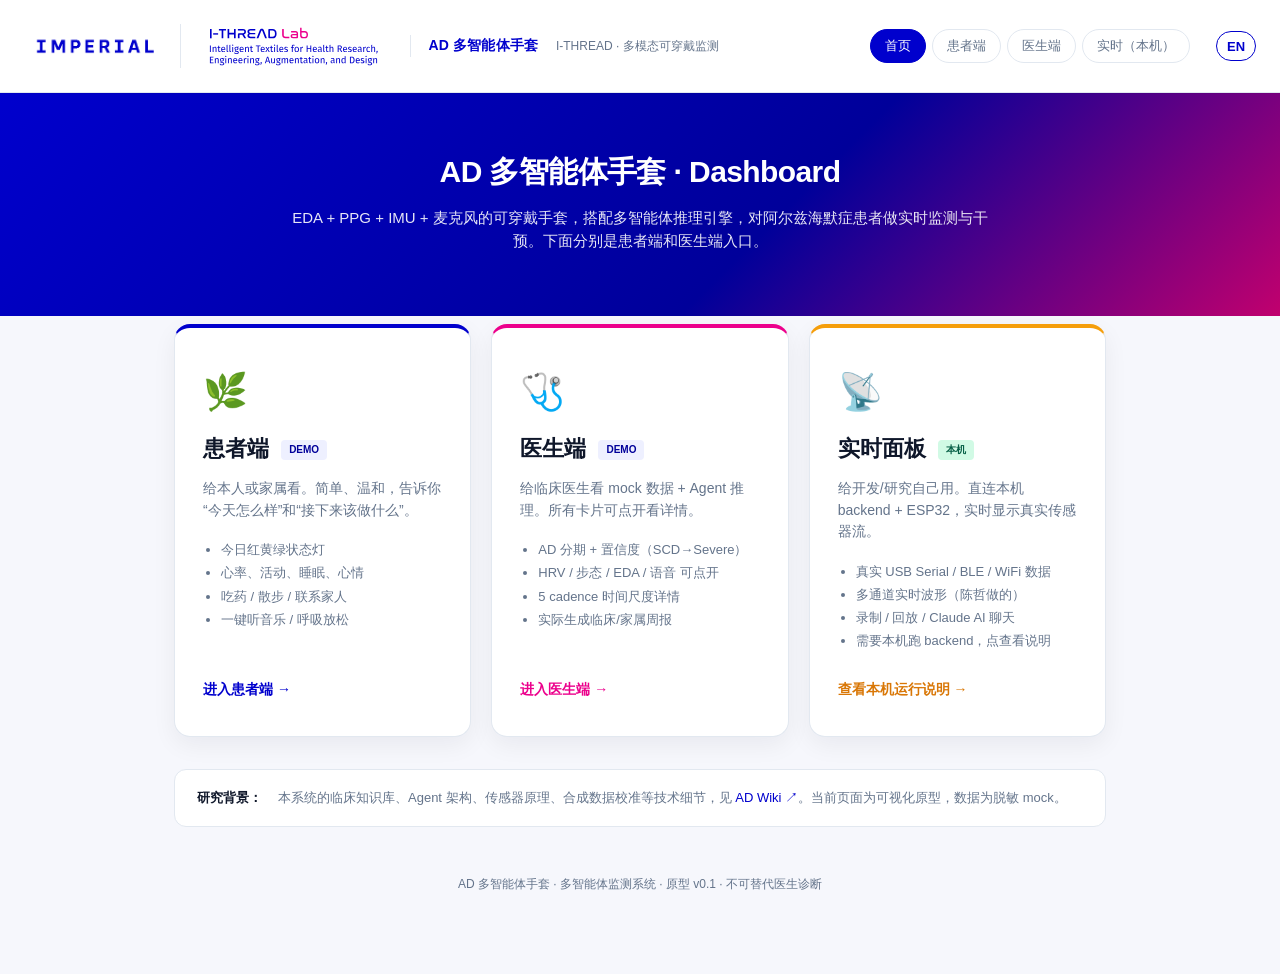
<file: index.html>
<!DOCTYPE html>
<html lang="zh-CN">
<head>
<meta charset="UTF-8">
<meta name="viewport" content="width=device-width, initial-scale=1.0">
<title data-i18n="index.title">AD 多智能体手套 · Dashboard 入口</title>
<link rel="icon" href="assets/i-thread-logo.svg" type="image/svg+xml">
<link rel="stylesheet" href="assets/brand.css">
<style>
:root {
  --bg: #f6f7fc;
  --card: #ffffff;
  --text: #0f172a;
  --muted: #64748b;
  --border: #e2e8f0;
}
* { box-sizing: border-box; }
body {
  margin: 0;
  font-family: -apple-system, BlinkMacSystemFont, "PingFang SC", "Segoe UI", Helvetica, Arial, sans-serif;
  background: var(--bg);
  color: var(--text);
  line-height: 1.55;
}
header.hero {
  background: linear-gradient(135deg, var(--brand-blue) 0%, var(--brand-blue-deep) 60%, var(--brand-magenta-deep) 100%);
  color: white;
  padding: 56px 24px 64px;
  text-align: center;
}
header.hero h1 { margin: 0 0 10px; font-size: 30px; letter-spacing: -0.02em; }
header.hero p { margin: 0 auto; max-width: 720px; opacity: 0.9; font-size: 15px; }
.wrap { max-width: 980px; margin: 0 auto; padding: 40px 24px 80px; }
.portal {
  display: grid;
  grid-template-columns: 1fr 1fr 1fr;
  gap: 20px;
  margin-top: -32px;
}
@media (max-width: 900px) { .portal { grid-template-columns: 1fr; } }
.tile {
  background: var(--card);
  border-radius: 16px;
  padding: 36px 28px;
  text-decoration: none;
  color: var(--text);
  border: 1px solid var(--border);
  box-shadow: 0 8px 24px rgba(15,23,42,0.06);
  transition: transform 0.15s, box-shadow 0.15s;
  display: flex;
  flex-direction: column;
  gap: 12px;
}
.tile:hover { transform: translateY(-3px); box-shadow: 0 12px 32px rgba(15,23,42,0.10); }
.tile .icon { font-size: 36px; }
.tile h2 { margin: 0; font-size: 22px; }
.tile p { margin: 0; color: var(--muted); font-size: 14px; }
.tile.patient { border-top: 4px solid var(--brand-blue); }
.tile.doctor  { border-top: 4px solid var(--brand-magenta); }
.tile.realtime { border-top: 4px solid #f59e0b; }
.tile.realtime .cta { color: #d97706; }
.tile .demo-badge {
  display: inline-block; font-size: 10px; padding: 2px 8px;
  background: var(--brand-blue-bg); color: var(--brand-blue-deep); border-radius: 4px;
  font-weight: 600; margin-left: 6px; vertical-align: middle;
}
.tile .live-badge {
  display: inline-block; font-size: 10px; padding: 2px 8px;
  background: #d1fae5; color: #065f46; border-radius: 4px;
  font-weight: 600; margin-left: 6px; vertical-align: middle;
}
.tile ul { margin: 4px 0 0; padding-left: 18px; font-size: 13px; color: var(--muted); }
.tile ul li { margin: 3px 0; }
.cta {
  margin-top: auto;
  font-weight: 600;
  font-size: 14px;
  padding-top: 12px;
}
.tile.patient .cta { color: var(--brand-blue); }
.tile.doctor  .cta { color: var(--brand-magenta); }
.aux {
  margin-top: 32px;
  padding: 18px 22px;
  background: var(--card);
  border-radius: 12px;
  border: 1px solid var(--border);
  font-size: 13px;
  color: var(--muted);
  display: flex;
  gap: 16px;
  align-items: center;
  flex-wrap: wrap;
}
.aux strong { color: var(--text); }
.aux a { color: var(--brand-blue); text-decoration: none; }
.aux a:hover { text-decoration: underline; }
footer {
  margin-top: 48px;
  text-align: center;
  font-size: 12px;
  color: var(--muted);
}
#rtModal {
  position: fixed; inset: 0; background: rgba(15,23,42,0.55);
  display: none; align-items: center; justify-content: center; z-index: 100; padding: 20px;
}
#rtModal.show { display: flex; }
#rtModal .panel {
  background: white; border-radius: 12px; width: min(700px, 100%);
  max-height: 90vh; overflow-y: auto; padding: 28px 32px;
  box-shadow: 0 20px 60px rgba(0,0,0,0.3);
}
#rtModal h2 { margin: 0 0 14px; font-size: 20px; }
#rtModal h3 { margin: 18px 0 6px; font-size: 14px; color: var(--brand-blue); }
#rtModal pre {
  background: #0f172a; color: #e2e8f0; padding: 12px 14px;
  border-radius: 6px; font-size: 12px; overflow-x: auto;
  font-family: ui-monospace, monospace; line-height: 1.6;
}
#rtModal .openbtn {
  display: inline-block; background: var(--brand-blue); color: white;
  padding: 10px 18px; border-radius: 8px; text-decoration: none;
  font-size: 13px; font-weight: 600; margin-top: 12px; margin-right: 8px;
}
#rtModal .closebtn {
  display: inline-block; background: white; border: 1px solid var(--border);
  color: var(--muted); padding: 10px 18px; border-radius: 8px;
  cursor: pointer; font-size: 13px; font-family: inherit;
}
@media (max-width: 720px) {
  .portal { grid-template-columns: 1fr; }
}
</style>
</head>
<body>

<nav class="brandbar">
  <span class="brandbar-logos">
    <a class="brandbar-logo" href="https://www.imperial.ac.uk/" target="_blank" rel="noopener" aria-label="Imperial College London">
      <img src="assets/imperial-logo.png" alt="Imperial" />
    </a>
    <span class="logo-sep"></span>
    <a class="brandbar-logo" href="index.html" aria-label="I-THREAD">
      <img src="assets/i-thread-logo.svg" alt="I-THREAD" />
    </a>
  </span>
  <span class="brandbar-divider"></span>
  <span class="brandbar-product" data-i18n="brand.glove"></span>
  <span class="brandbar-tag"     data-i18n="brand.tagline"></span>
  <div class="brandbar-pills">
    <a href="index.html"   class="active" data-i18n="nav.home"></a>
    <a href="patient.html" data-i18n="nav.patient"></a>
    <a href="doctor.html"  data-i18n="nav.doctor"></a>
    <a href="index.html"   data-i18n="nav.realtime" data-i18n-title="nav.realtime.tip"></a>
  </div>
  <button type="button" class="lang-toggle" data-lang-toggle aria-label="Switch language">中</button>
</nav>

<header class="hero">
  <h1 data-i18n="index.h1">AD 多智能体手套 · Dashboard</h1>
  <p data-i18n="index.hero">EDA + PPG + IMU + 麦克风的可穿戴手套，搭配多智能体推理引擎，对阿尔兹海默症患者做实时监测与干预。下面分别是患者端和医生端入口。</p>
</header>

<div class="wrap">

<div class="portal">

  <a class="tile patient" href="patient.html">
    <div class="icon">🌿</div>
    <h2><span data-i18n="index.tile.patient.h">患者端</span> <span class="demo-badge" data-i18n="index.demo">DEMO</span></h2>
    <p data-i18n="index.tile.patient.p">给本人或家属看。简单、温和，告诉你"今天怎么样"和"接下来该做什么"。</p>
    <ul>
      <li data-i18n="index.tile.patient.l1">今日红黄绿状态灯</li>
      <li data-i18n="index.tile.patient.l2">心率、活动、睡眠、心情</li>
      <li data-i18n="index.tile.patient.l3">吃药 / 散步 / 联系家人</li>
      <li data-i18n="index.tile.patient.l4">一键听音乐 / 呼吸放松</li>
    </ul>
    <div class="cta" data-i18n="index.tile.patient.cta">进入患者端 →</div>
  </a>

  <a class="tile doctor" href="doctor.html">
    <div class="icon">🩺</div>
    <h2><span data-i18n="index.tile.doctor.h">医生端</span> <span class="demo-badge" data-i18n="index.demo">DEMO</span></h2>
    <p data-i18n="index.tile.doctor.p">给临床医生看 mock 数据 + Agent 推理。所有卡片可点开看详情。</p>
    <ul>
      <li data-i18n="index.tile.doctor.l1">AD 分期 + 置信度（SCD→Severe）</li>
      <li data-i18n="index.tile.doctor.l2">HRV / 步态 / EDA / 语音 可点开</li>
      <li data-i18n="index.tile.doctor.l3">5 cadence 时间尺度详情</li>
      <li data-i18n="index.tile.doctor.l4">实际生成临床/家属周报</li>
    </ul>
    <div class="cta" data-i18n="index.tile.doctor.cta">进入医生端 →</div>
  </a>

  <a class="tile realtime" href="javascript:void(0)" onclick="openRealtimeModal()">
    <div class="icon">📡</div>
    <h2><span data-i18n="index.tile.rt.h">实时面板</span> <span class="live-badge" data-i18n="index.local">本机</span></h2>
    <p data-i18n="index.tile.rt.p">给开发/研究自己用。直连本机 backend + ESP32，实时显示真实传感器流。</p>
    <ul>
      <li data-i18n="index.tile.rt.l1">真实 USB Serial / BLE / WiFi 数据</li>
      <li data-i18n="index.tile.rt.l2">多通道实时波形（陈哲做的）</li>
      <li data-i18n="index.tile.rt.l3">录制 / 回放 / Claude AI 聊天</li>
      <li data-i18n="index.tile.rt.l4">需要本机跑 backend，点查看说明</li>
    </ul>
    <div class="cta" data-i18n="index.tile.rt.cta">查看本机运行说明 →</div>
  </a>

</div>

<div class="aux">
  <strong data-i18n="index.aux.bg">研究背景：</strong>
  <span><span data-i18n="index.aux.txt">本系统的临床知识库、Agent 架构、传感器原理、合成数据校准等技术细节，见</span>
  <a href="https://jewelina95.github.io/ad-wiki-pages/" target="_blank" data-i18n="index.aux.link">AD Wiki ↗</a><span data-i18n="index.aux.tail">。当前页面为可视化原型，数据为脱敏 mock。</span></span>
</div>

<footer data-i18n="index.footer">
  AD 多智能体手套 · 多智能体监测系统 · 原型 v0.1 · 不可替代医生诊断
</footer>

</div>

<div id="rtModal" onclick="if(event.target===this) closeRtModal()">
  <div class="panel">
    <h2 data-i18n="index.modal.h">📡 实时面板需要本机运行</h2>
    <p style="color:var(--muted);font-size:14px" data-i18n="index.modal.lead">实时 ESP32 传感器数据是 React 应用 + FastAPI backend，无法部署到静态 GitHub Pages。需要在你电脑上跑起来：</p>

    <h3 data-i18n="index.modal.s1">1. Clone 代码</h3>
<pre>git clone https://github.com/CZ114/ainone-dashboard.git
cd ainone-dashboard</pre>

    <h3 data-i18n="index.modal.s2">2. 启动 backend（终端 1）</h3>
<pre>cd backend
pip install -r requirements.txt
python run.py
# listening on http://localhost:8000</pre>

    <h3 data-i18n="index.modal.s3">3. 启动 frontend（终端 2）</h3>
<pre>cd frontend
npm install
npm run dev
# open http://localhost:5173</pre>

    <h3 data-i18n="index.modal.s4">4. 插上 ESP32 板，访问 /dashboard</h3>
    <p style="font-size:13px" data-i18n="index.modal.if">如果你已经在跑了，点这个直接打开：</p>
    <a class="openbtn" href="http://localhost:5173/dashboard" target="_blank" data-i18n="index.modal.openbtn">打开 localhost:5173/dashboard ↗</a>
    <a class="openbtn" href="https://github.com/CZ114/ainone-dashboard#readme" target="_blank" style="background:#1c1917" data-i18n="index.modal.readme">看 README ↗</a>
    <button class="closebtn" onclick="closeRtModal()" data-i18n="index.modal.close">关闭</button>
  </div>
</div>

<script src="assets/i18n.js"></script>
<script>
function openRealtimeModal() { document.getElementById('rtModal').classList.add('show'); }
function closeRtModal() { document.getElementById('rtModal').classList.remove('show'); }
window.addEventListener('keydown', e => { if (e.key === 'Escape') closeRtModal(); });
</script>

</body>
</html>
</file>
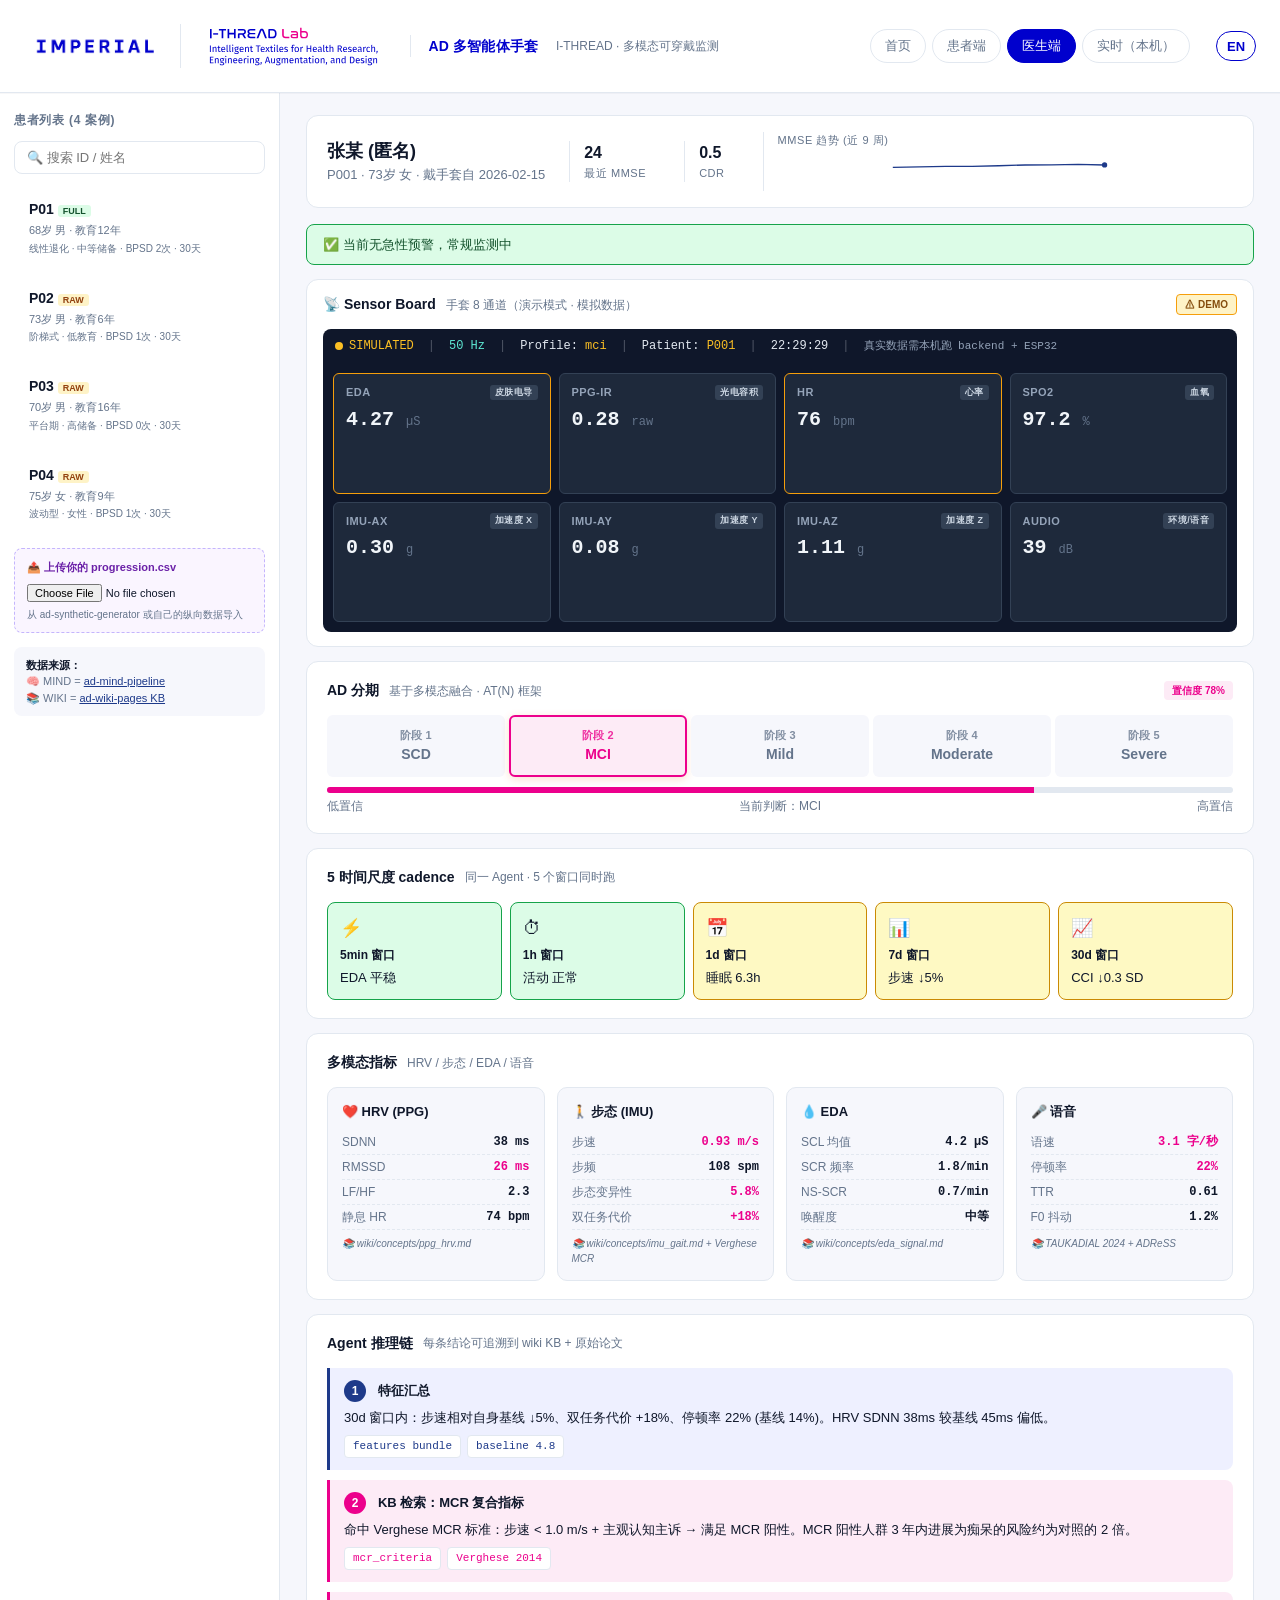
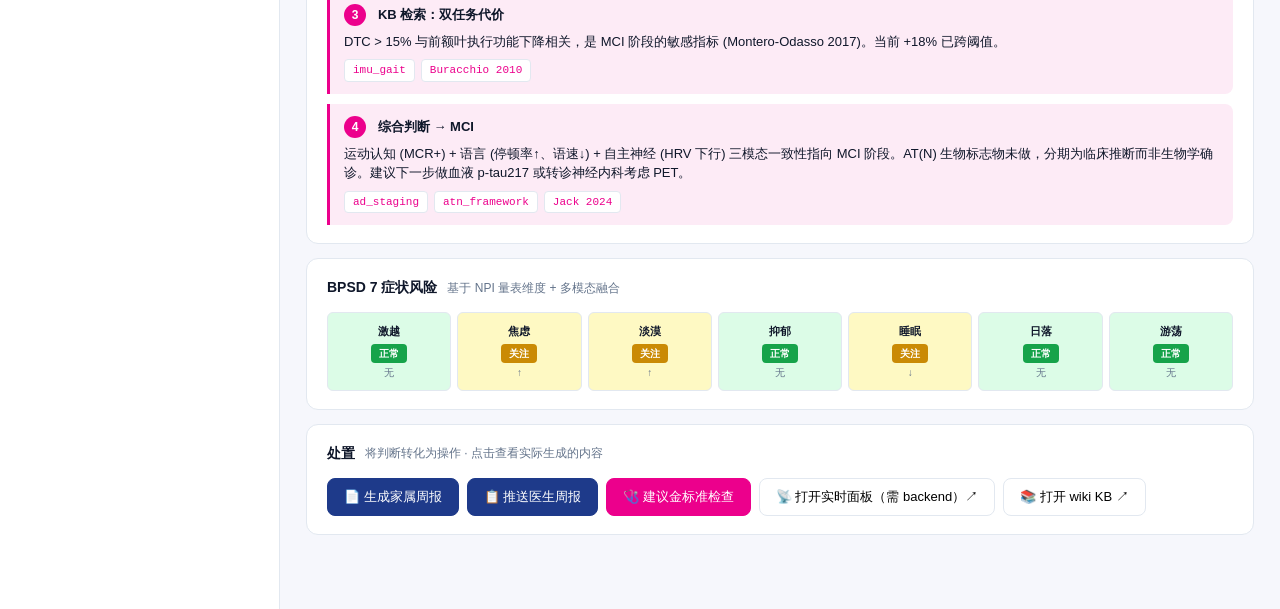
<file: doctor.html>
<!DOCTYPE html>
<html lang="zh-CN">
<head>
<meta charset="UTF-8">
<meta name="viewport" content="width=device-width, initial-scale=1.0">
<title data-i18n="doctor.title">医生端 · AD 多智能体手套</title>
<link rel="icon" href="assets/i-thread-logo.svg" type="image/svg+xml">
<link rel="stylesheet" href="assets/brand.css">
<style>
:root {
  --bg: #f6f7fc;
  --card: #ffffff;
  --text: #0f172a;
  --muted: #64748b;
  /* logo blue family — replaces former teal */
  --teal: #1e3a8a;
  --teal-bg: #eef0ff;
  --border: #e2e8f0;
  --green: #16a34a;
  --green-bg: #dcfce7;
  --yellow: #ca8a04;
  --yellow-bg: #fef9c3;
  /* logo magenta family — replaces former orange-as-active and rose */
  --orange: #ec008c;
  --orange-bg: #fdebf6;
  --red: #dc2626;
  --red-bg: #fee2e2;
  --purple: #7c3aed;
  --purple-bg: #f5f3ff;
  --rose: #ec008c;
}
* { box-sizing: border-box; }
body {
  margin: 0;
  font-family: -apple-system, BlinkMacSystemFont, "PingFang SC", "Segoe UI", Helvetica, Arial, sans-serif;
  background: var(--bg);
  color: var(--text);
  line-height: 1.5;
  font-size: 14px;
}
/* legacy .nav rules retained for backwards compat — actual nav is .brandbar from brand.css */

.layout {
  display: grid;
  grid-template-columns: 280px 1fr;
  gap: 0;
  min-height: calc(100vh - 56px);
}

/* ===== 左侧：患者列表 ===== */
.sidebar {
  background: white;
  border-right: 1px solid var(--border);
  padding: 18px 14px;
  overflow-y: auto;
}
.sidebar h3 {
  margin: 0 0 12px;
  font-size: 12px;
  text-transform: uppercase;
  letter-spacing: 0.06em;
  color: var(--muted);
}
.search {
  width: 100%;
  padding: 8px 12px;
  border: 1px solid var(--border);
  border-radius: 8px;
  font-size: 13px;
  margin-bottom: 12px;
}
.patient-card {
  padding: 12px 14px;
  border-radius: 8px;
  cursor: pointer;
  margin-bottom: 6px;
  border: 1px solid transparent;
  transition: all 0.15s;
}
.patient-card:hover { background: var(--bg); }
.patient-card.active {
  background: var(--teal-bg);
  border-color: var(--teal);
}
.patient-card .name { font-weight: 600; font-size: 14px; }
.patient-card .meta { font-size: 11px; color: var(--muted); margin-top: 2px; }
.patient-card .stage {
  display: inline-block; font-size: 10px; font-weight: 700;
  padding: 2px 7px; border-radius: 4px; margin-top: 4px;
}
.stage-scd { background: var(--green-bg); color: #14532d; }
.stage-mci { background: var(--yellow-bg); color: #713f12; }
.stage-mild { background: var(--orange-bg); color: #7c2d12; }
.stage-mod { background: var(--red-bg); color: #7f1d1d; }
.stage-sev { background: #1c1917; color: white; }

.patient-card .alert-dot {
  display: inline-block; width: 6px; height: 6px; border-radius: 50%;
  background: var(--red); margin-left: 4px; vertical-align: middle;
}

/* ===== 右侧：主面板 ===== */
.main {
  padding: 22px 26px 60px;
  overflow-y: auto;
}

.patient-bar {
  background: white;
  border: 1px solid var(--border);
  border-radius: 12px;
  padding: 16px 20px;
  display: flex;
  align-items: center;
  gap: 24px;
  margin-bottom: 16px;
  flex-wrap: wrap;
}
.patient-bar .pname { font-size: 18px; font-weight: 700; }
.patient-bar .pmeta { color: var(--muted); font-size: 13px; }
.patient-bar .stat { padding: 0 14px; border-left: 1px solid var(--border); }
.patient-bar .stat:first-of-type { border-left: 0; padding-left: 0; }
.patient-bar .stat .v { font-size: 16px; font-weight: 600; }
.patient-bar .stat .l { font-size: 11px; color: var(--muted); text-transform: uppercase; letter-spacing: 0.05em; }

.section {
  background: white;
  border: 1px solid var(--border);
  border-radius: 12px;
  padding: 18px 20px;
  margin-bottom: 14px;
}
.section h2 {
  margin: 0 0 14px;
  font-size: 14px;
  font-weight: 600;
  display: flex;
  align-items: center;
  gap: 10px;
}
.section h2 .desc {
  font-weight: 400; color: var(--muted); font-size: 12px;
}
.section h2 .badge {
  font-size: 10px; padding: 2px 8px; border-radius: 4px; font-weight: 700;
  text-transform: uppercase;
}

/* 分期条 */
.stage-bar {
  display: grid;
  grid-template-columns: repeat(5, 1fr);
  gap: 4px;
  margin-bottom: 10px;
}
.stage-cell {
  padding: 10px 6px;
  text-align: center;
  border-radius: 6px;
  font-size: 12px;
  font-weight: 600;
  background: var(--bg);
  color: var(--muted);
  border: 2px solid transparent;
}
.stage-cell.active {
  background: var(--orange-bg);
  color: var(--orange);
  border-color: var(--orange);
  box-shadow: 0 2px 8px rgba(234,88,12,0.2);
}
.stage-cell .lbl { font-size: 11px; opacity: 0.8; }
.stage-cell .stg { font-size: 14px; font-weight: 700; }
.confidence-bar {
  height: 6px; background: var(--border); border-radius: 3px;
  overflow: hidden; margin: 8px 0 4px;
}
.confidence-bar > div {
  height: 100%; background: var(--orange); transition: width 0.5s;
}
.conf-label {
  display: flex; justify-content: space-between;
  font-size: 12px; color: var(--muted);
}

/* Cadence 行 */
.cadence-grid {
  display: grid;
  grid-template-columns: repeat(5, 1fr);
  gap: 8px;
}
.cad {
  padding: 12px;
  border-radius: 8px;
  border: 1px solid var(--border);
  background: var(--bg);
}
.cad .ic { font-size: 18px; }
.cad .name { font-size: 12px; font-weight: 600; margin-top: 4px; }
.cad .v { font-size: 13px; margin-top: 4px; }
.cad.alert { background: var(--red-bg); border-color: var(--red); }
.cad.warn { background: var(--yellow-bg); border-color: var(--yellow); }
.cad.ok { background: var(--green-bg); border-color: var(--green); }

/* Multi-modal 指标 */
.modal-grid {
  display: grid;
  grid-template-columns: repeat(4, 1fr);
  gap: 12px;
}
.modal-block {
  border: 1px solid var(--border);
  border-radius: 10px;
  padding: 14px;
  background: var(--bg);
}
.modal-block h4 {
  margin: 0 0 8px;
  font-size: 13px;
  display: flex; gap: 6px; align-items: center;
}
.modal-block .row {
  display: flex; justify-content: space-between;
  font-size: 12px;
  padding: 3px 0;
  border-bottom: 1px dashed var(--border);
}
.modal-block .row:last-child { border-bottom: 0; }
.modal-block .row .k { color: var(--muted); }
.modal-block .row .v { font-weight: 600; font-family: ui-monospace, monospace; }
.modal-block .row .v.flag-warn { color: var(--orange); }
.modal-block .row .v.flag-bad { color: var(--red); }
.modal-block .row .v.flag-ok { color: var(--green); }
.modal-block .src {
  font-size: 10px; color: var(--muted); margin-top: 6px;
  font-style: italic;
}

/* Reasoning chain */
.reason-chain {
  display: flex;
  flex-direction: column;
  gap: 10px;
}
.reason-step {
  padding: 12px 14px;
  border-left: 3px solid var(--teal);
  background: var(--teal-bg);
  border-radius: 0 8px 8px 0;
}
.reason-step .num {
  display: inline-block; width: 22px; height: 22px;
  border-radius: 50%; background: var(--teal); color: white;
  text-align: center; font-weight: 700; font-size: 12px;
  line-height: 22px; margin-right: 8px;
}
.reason-step .title { font-weight: 600; font-size: 13px; }
.reason-step .body { margin-top: 6px; font-size: 13px; color: var(--text); }
.reason-step .cite {
  margin-top: 8px;
  font-size: 11px;
  display: flex; flex-wrap: wrap; gap: 6px;
}
.reason-step .cite a {
  background: white; border: 1px solid var(--border);
  padding: 2px 8px; border-radius: 4px;
  text-decoration: none; color: var(--teal);
  font-family: ui-monospace, monospace;
}
.reason-step .cite a:hover { background: var(--teal); color: white; border-color: var(--teal); }
.reason-step.warn { border-left-color: var(--orange); background: var(--orange-bg); }
.reason-step.warn .num { background: var(--orange); }
.reason-step.warn .cite a { color: var(--orange); }
.reason-step.warn .cite a:hover { background: var(--orange); }

/* BPSD 7 行 */
.bpsd-grid {
  display: grid;
  grid-template-columns: repeat(7, 1fr);
  gap: 6px;
}
.bpsd-cell {
  padding: 10px 6px;
  text-align: center;
  border-radius: 6px;
  border: 1px solid var(--border);
}
.bpsd-cell .nm { font-size: 11px; font-weight: 600; }
.bpsd-cell .lv {
  display: inline-block; padding: 2px 8px; border-radius: 4px;
  font-size: 10px; font-weight: 700; margin-top: 4px;
}
.bpsd-cell.lv-ok { background: var(--green-bg); }
.bpsd-cell.lv-ok .lv { background: var(--green); color: white; }
.bpsd-cell.lv-warn { background: var(--yellow-bg); }
.bpsd-cell.lv-warn .lv { background: var(--yellow); color: white; }
.bpsd-cell.lv-bad { background: var(--red-bg); border-color: var(--red); }
.bpsd-cell.lv-bad .lv { background: var(--red); color: white; }
.bpsd-cell .nb { font-size: 10px; color: var(--muted); margin-top: 2px; }

/* Actions */
.action-row {
  display: flex; flex-wrap: wrap; gap: 8px;
}
.btn {
  padding: 9px 16px; border-radius: 8px;
  border: 1px solid var(--border); background: white;
  font-size: 13px; font-weight: 500;
  cursor: pointer; font-family: inherit;
  display: inline-flex; align-items: center; gap: 6px;
}
.btn:hover { background: var(--bg); }
.btn.primary { background: var(--teal); color: white; border-color: var(--teal); }
.btn.primary:hover { background: #115e59; }
.btn.warn { background: var(--orange); color: white; border-color: var(--orange); }
.btn.warn:hover { background: #c2410c; }

/* Sparkline */
.spark {
  height: 30px; width: 100%; margin-top: 6px;
}
.spark path { fill: none; stroke: var(--teal); stroke-width: 1.5; }
.spark .dot { fill: var(--teal); }

#toast {
  position: fixed; bottom: 30px; right: 30px;
  background: var(--text); color: white; padding: 12px 20px; border-radius: 8px;
  font-size: 13px; opacity: 0; transition: opacity 0.3s; pointer-events: none;
  max-width: 360px; z-index: 100;
}
#toast.show { opacity: 0.95; }

/* ===== Modal ===== */
#modal {
  position: fixed; inset: 0; background: rgba(15,23,42,0.55);
  display: none; align-items: center; justify-content: center;
  z-index: 200; padding: 20px;
}
#modal.show { display: flex; }
#modal .panel {
  background: white; border-radius: 12px;
  width: min(820px, 100%); max-height: 90vh;
  display: flex; flex-direction: column;
  box-shadow: 0 20px 60px rgba(0,0,0,0.3);
  overflow: hidden;
}
#modal .panel-head {
  padding: 16px 22px; border-bottom: 1px solid var(--border);
  background: var(--bg);
  display: flex; align-items: center; gap: 12px;
}
#modal .panel-head .title { font-size: 16px; font-weight: 700; flex: 1; }
#modal .panel-head .x {
  background: transparent; border: 1px solid var(--border);
  padding: 4px 12px; border-radius: 6px; cursor: pointer; font-family: inherit;
}
#modal .panel-head .x:hover { background: white; }
#modal .panel-body { padding: 22px 26px; overflow-y: auto; flex: 1; font-size: 14px; }
#modal h3 { margin: 16px 0 8px; font-size: 14px; }
#modal h3:first-child { margin-top: 0; }
#modal table { border-collapse: collapse; width: 100%; margin: 10px 0; font-size: 13px; }
#modal th, #modal td { border: 1px solid var(--border); padding: 6px 10px; text-align: left; }
#modal th { background: var(--bg); font-weight: 600; }
#modal .kv { display: grid; grid-template-columns: 130px 1fr; gap: 4px 12px; font-size: 13px; margin: 6px 0 12px; }
#modal .kv .k { color: var(--muted); }
#modal .badge-inline {
  display: inline-block; font-size: 11px; padding: 1px 7px;
  border-radius: 4px; font-weight: 600;
}
#modal .b-warn { background: var(--orange-bg); color: var(--orange); }
#modal .b-bad  { background: var(--red-bg); color: var(--red); }
#modal .b-ok   { background: var(--green-bg); color: var(--green); }
#modal ul { padding-left: 20px; }
#modal li { margin: 4px 0; }
#modal .cite-row {
  font-size: 12px; color: var(--muted); margin-top: 8px;
  padding: 8px 12px; background: var(--bg); border-radius: 6px;
}
#modal .cite-row a { color: var(--teal); text-decoration: none; }
#modal pre {
  background: var(--bg); padding: 12px; border-radius: 6px;
  font-size: 12px; overflow-x: auto;
  font-family: ui-monospace, monospace;
}

/* ===== Clinical SOAP letterhead ===== */
.soap {
  background: white; padding: 0; font-family: -apple-system, "PingFang SC", sans-serif;
  line-height: 1.7; color: #1c1917;
}
.soap .letterhead {
  border-bottom: 2px solid var(--text); padding-bottom: 12px; margin-bottom: 16px;
}
.soap .letterhead h2 {
  margin: 0; font-size: 16px; letter-spacing: 0.04em; text-transform: uppercase;
}
.soap .letterhead .meta {
  font-size: 12px; color: var(--muted); margin-top: 6px;
  font-family: ui-monospace, monospace;
  display: grid; grid-template-columns: 1fr 1fr; gap: 2px 12px;
}
.soap .section-head {
  font-size: 13px; font-weight: 700; letter-spacing: 0.05em;
  text-transform: uppercase; margin: 18px 0 6px;
  border-bottom: 1px solid var(--border); padding-bottom: 4px;
}
.soap p { margin: 6px 0; font-size: 13.5px; }
.soap ul, .soap ol { margin: 6px 0; padding-left: 22px; }
.soap li { margin: 4px 0; font-size: 13.5px; }
.soap .objective-block {
  background: #f8fafc; padding: 10px 14px; border-radius: 4px;
  font-family: ui-monospace, monospace; font-size: 12.5px;
  border-left: 3px solid var(--teal); margin: 6px 0;
}
.soap .objective-block .ob-row {
  display: flex; gap: 8px; margin: 3px 0;
}
.soap .objective-block .ob-row .lbl { color: var(--muted); min-width: 180px; }
.soap .objective-block .ob-row .val { color: var(--text); }
.soap .objective-block .ob-row .interp { color: var(--orange); margin-left: 8px; }
.soap .icd { font-family: ui-monospace, monospace; background: #fef3c7; padding: 1px 6px; border-radius: 3px; font-size: 12px; }
.soap .signoff {
  border-top: 1px solid var(--border); margin-top: 18px;
  padding-top: 10px; font-size: 11px; color: var(--muted); font-style: italic;
}
.soap a { color: var(--teal); }
.soap .ref {
  font-size: 11px; color: var(--muted); margin-top: 2px;
  font-family: ui-monospace, monospace;
}

/* clickable hover */
.cad, .modal-block, .bpsd-cell { cursor: pointer; transition: transform 0.1s, box-shadow 0.1s; }
.cad:hover, .modal-block:hover, .bpsd-cell:hover {
  transform: translateY(-1px); box-shadow: 0 4px 10px rgba(0,0,0,0.08);
}

/* ===== Sensor Board ===== */
.sensor-board-head {
  display: flex; gap: 14px; align-items: center; flex-wrap: wrap;
  padding: 8px 12px; background: #0f172a; color: #e2e8f0;
  border-radius: 8px 8px 0 0; font-size: 12px;
  font-family: ui-monospace, monospace;
}
.sb-dot {
  display: inline-block; width: 8px; height: 8px; border-radius: 50%;
  margin-right: 6px; vertical-align: middle;
}
.sb-dot.live { background: #22c55e; box-shadow: 0 0 8px #22c55e; animation: pulse 1.4s ease-in-out infinite; }
.sb-dot.rec { background: #ef4444; animation: pulse 1s ease-in-out infinite; }
.sb-dot.off { background: #64748b; }
@keyframes pulse { 0%,100% { opacity: 1 } 50% { opacity: 0.4 } }
.sensor-board-head .sep { opacity: 0.3; }
.sensor-board-head .sr { color: #5eead4; }
.sensor-board-head .pid { color: #fbbf24; }

.channel-grid {
  display: grid;
  grid-template-columns: repeat(4, 1fr);
  gap: 8px;
  background: #0f172a;
  padding: 10px;
  border-radius: 0 0 8px 8px;
}
.ch-card {
  background: #1e293b;
  border-radius: 6px;
  padding: 10px 12px;
  border: 1px solid #334155;
  position: relative;
  overflow: hidden;
}
.ch-card .ch-name {
  display: flex; justify-content: space-between; align-items: center;
  font-size: 11px; color: #94a3b8; font-weight: 600;
  text-transform: uppercase; letter-spacing: 0.04em;
}
.ch-card .ch-tag {
  font-size: 9px; padding: 1px 5px; border-radius: 3px;
  background: #334155; color: #cbd5e1;
}
.ch-card .ch-tag.alert { background: #7f1d1d; color: #fecaca; }
.ch-card .ch-val {
  font-size: 20px; font-weight: 700; color: #f1f5f9;
  font-family: ui-monospace, monospace;
  margin: 4px 0 2px;
}
.ch-card .ch-val small { font-size: 12px; color: #64748b; font-weight: 400; }
.ch-card .ch-wave {
  width: 100%; height: 36px; margin-top: 4px;
}
.ch-card .ch-wave path {
  fill: none; stroke-width: 1.5; stroke-linejoin: round; stroke-linecap: round;
}
.ch-eda  path { stroke: #f59e0b; }
.ch-ppg  path { stroke: #ef4444; }
.ch-hr   path { stroke: #ec4899; }
.ch-spo2 path { stroke: #06b6d4; }
.ch-imu  path { stroke: #8b5cf6; }
.ch-aud  path { stroke: #10b981; }
.ch-card.flag-alert { border-color: #ef4444; box-shadow: 0 0 0 1px #ef4444; }
.ch-card.flag-alert .ch-val { color: #fecaca; }
.ch-card.flag-warn { border-color: #f59e0b; }

@media (max-width: 1100px) { .channel-grid { grid-template-columns: repeat(2, 1fr); } }

/* alert banner */
.alert-banner {
  background: var(--red-bg);
  border: 1px solid var(--red);
  color: #7f1d1d;
  padding: 10px 16px;
  border-radius: 8px;
  margin-bottom: 14px;
  display: flex;
  gap: 10px;
  align-items: center;
  font-size: 13px;
}
.alert-banner.warn { background: var(--yellow-bg); border-color: var(--yellow); color: #713f12; }
.alert-banner.ok { background: var(--green-bg); border-color: var(--green); color: #14532d; }

@media (max-width: 900px) {
  .layout { grid-template-columns: 1fr; }
  .sidebar { border-right: 0; border-bottom: 1px solid var(--border); }
  .modal-grid { grid-template-columns: 1fr 1fr; }
  .cadence-grid { grid-template-columns: 1fr 1fr; }
  .bpsd-grid { grid-template-columns: repeat(4, 1fr); }
}
</style>
</head>
<body>

<nav class="brandbar">
  <span class="brandbar-logos">
    <a class="brandbar-logo" href="https://www.imperial.ac.uk/" target="_blank" rel="noopener" aria-label="Imperial College London">
      <img src="assets/imperial-logo.png" alt="Imperial" />
    </a>
    <span class="logo-sep"></span>
    <a class="brandbar-logo" href="index.html" aria-label="I-THREAD">
      <img src="assets/i-thread-logo.svg" alt="I-THREAD" />
    </a>
  </span>
  <span class="brandbar-divider"></span>
  <span class="brandbar-product" data-i18n="brand.glove"></span>
  <span class="brandbar-tag"     data-i18n="brand.tagline"></span>
  <div class="brandbar-pills">
    <a href="index.html"   data-i18n="nav.home"></a>
    <a href="patient.html" data-i18n="nav.patient"></a>
    <a href="doctor.html"  class="active" data-i18n="nav.doctor"></a>
    <a href="index.html"   data-i18n="nav.realtime" data-i18n-title="nav.realtime.tip"></a>
  </div>
  <button type="button" class="lang-toggle" data-lang-toggle aria-label="Switch language">中</button>
</nav>

<div class="layout">

  <!-- ===== 左侧：患者列表 ===== -->
  <aside class="sidebar">
    <h3 data-i18n="doctor.sidebar.h">患者列表 (4 案例)</h3>
    <input class="search" data-i18n-placeholder="doctor.sidebar.search" placeholder="🔍 搜索 ID / 姓名" />

    <div id="patientList"></div>

    <div style="margin-top:14px; padding:10px 12px; background:#faf5ff; border:1px dashed #c4b5fd; border-radius:8px;">
      <div style="font-size:11px;color:#6b21a8;font-weight:600;margin-bottom:6px" data-i18n="doctor.sidebar.upload">📤 上传你的 progression.csv</div>
      <input type="file" id="customCsv" accept=".csv" onchange="handleCustomUpload(event)" style="font-size:11px;width:100%">
      <div style="font-size:10px;color:var(--muted);margin-top:4px" data-i18n="doctor.sidebar.uploadHint">从 ad-synthetic-generator 或自己的纵向数据导入</div>
    </div>

    <div style="margin-top:14px; padding:10px 12px; background:var(--bg); border-radius:8px; font-size:11px; color:var(--muted)">
      <strong style="color:var(--text)" data-i18n="doctor.sidebar.sources">数据来源：</strong><br>
      🧠 MIND = <a href="https://github.com/Jewelina95/ad-mind-pipeline" target="_blank" style="color:var(--teal)">ad-mind-pipeline</a><br>
      📚 WIKI = <a href="https://jewelina95.github.io/ad-wiki-pages/" target="_blank" style="color:var(--teal)">ad-wiki-pages KB</a>
    </div>
  </aside>

  <!-- ===== 右侧：主面板 ===== -->
  <main class="main" id="mainPanel">
    <!-- 由 JS 渲染 -->
  </main>

</div>

<div id="toast"></div>

<!-- 详情 Modal -->
<div id="modal" onclick="if(event.target===this) closeModal()">
  <div class="panel">
    <div class="panel-head">
      <span class="title" id="modalTitle" data-i18n="doctor.modal.title">详情</span>
      <button class="x" onclick="closeModal()" data-i18n="doctor.modal.close">关闭 ✕</button>
    </div>
    <div class="panel-body" id="modalBody"></div>
  </div>
</div>

<script src="assets/i18n.js"></script>
<script>
// ===== i18n helper =====
const t = (k) => (window.I18N ? window.I18N.t(k) : k);
const isEN = () => (window.I18N && window.I18N.getLang() === 'en');

// Re-render hook called by i18n.js when the user toggles language.
// We re-render the static panels but leave currently fetched mind data alone.
window.onLangChange = function () {
  // Sidebar list
  if (typeof renderPatientList === 'function') renderPatientList();
  // Re-run the active patient view
  if (typeof customPatient !== 'undefined' && customPatient) {
    renderCustomPatient();
  } else if (typeof currentMindId !== 'undefined' && currentMindId && mindCache[currentMindId]) {
    renderCurrentView(currentMindId, mindCache[currentMindId]);
  } else if (typeof PATIENTS !== 'undefined' && document.querySelector('.patient-bar')) {
    // demo patients use selectPatient — but selectMindPatient is the default flow.
    // Fall back to last selected demo card if any.
    const active = document.querySelector('.patient-card.active');
    if (active && active.dataset.id && PATIENTS[active.dataset.id]) {
      selectPatient(active.dataset.id);
    }
  }
};

// ===== Mock 患者数据 =====
const PATIENTS = {
  "P001": {
    id: "P001", name: "张某 (匿名)", age: 73, sex: "女",
    stage: "MCI", stageIdx: 1, confidence: 0.78,
    onGloveSince: "2026-02-15", lastMMSE: 24, lastCDR: 0.5,
    alert: false, alertText: null,
    cadence: {
      "5min":  { v: "EDA 平稳", level: "ok" },
      "1h":    { v: "活动 正常", level: "ok" },
      "1d":    { v: "睡眠 6.3h", level: "warn" },
      "7d":    { v: "步速 ↓5%", level: "warn" },
      "30d":   { v: "CCI ↓0.3 SD", level: "warn" }
    },
    metrics: {
      hrv: { name: "HRV (PPG)", icon: "❤️", rows: [
        ["SDNN", "38 ms", "warn", "略低于自身基线 (45±6)"],
        ["RMSSD", "26 ms", "flag-warn"],
        ["LF/HF", "2.3", ""],
        ["静息 HR", "74 bpm", ""]
      ], src: "wiki/concepts/ppg_hrv.md"},
      gait: { name: "步态 (IMU)", icon: "🚶", rows: [
        ["步速", "0.93 m/s", "flag-warn"],
        ["步频", "108 spm", ""],
        ["步态变异性", "5.8%", "flag-warn"],
        ["双任务代价", "+18%", "flag-warn"]
      ], src: "wiki/concepts/imu_gait.md + Verghese MCR"},
      eda: { name: "EDA", icon: "💧", rows: [
        ["SCL 均值", "4.2 µS", ""],
        ["SCR 频率", "1.8/min", ""],
        ["NS-SCR", "0.7/min", ""],
        ["唤醒度", "中等", ""]
      ], src: "wiki/concepts/eda_signal.md"},
      voice: { name: "语音", icon: "🎤", rows: [
        ["语速", "3.1 字/秒", "flag-warn"],
        ["停顿率", "22%", "flag-warn"],
        ["TTR", "0.61", ""],
        ["F0 抖动", "1.2%", ""]
      ], src: "TAUKADIAL 2024 + ADReSS"}
    },
    reasoning: [
      {
        title: "特征汇总",
        body: "30d 窗口内：步速相对自身基线 ↓5%、双任务代价 +18%、停顿率 22% (基线 14%)。HRV SDNN 38ms 较基线 45ms 偏低。",
        cites: [["features bundle", "#"], ["baseline 4.8", "https://jewelina95.github.io/ad-wiki-pages/wiki/datasets/baseline_4.8.md"]],
        type: "info"
      },
      {
        title: "KB 检索：MCR 复合指标",
        body: "命中 Verghese MCR 标准：步速 < 1.0 m/s + 主观认知主诉 → 满足 MCR 阳性。MCR 阳性人群 3 年内进展为痴呆的风险约为对照的 2 倍。",
        cites: [["mcr_criteria", "https://jewelina95.github.io/ad-wiki-pages/wiki/concepts/mcr_criteria.md"], ["Verghese 2014"]],
        type: "warn"
      },
      {
        title: "KB 检索：双任务代价",
        body: "DTC > 15% 与前额叶执行功能下降相关，是 MCI 阶段的敏感指标 (Montero-Odasso 2017)。当前 +18% 已跨阈值。",
        cites: [["imu_gait", "https://jewelina95.github.io/ad-wiki-pages/wiki/concepts/imu_gait.md"], ["Buracchio 2010"]],
        type: "warn"
      },
      {
        title: "综合判断 → MCI",
        body: "运动认知 (MCR+) + 语言 (停顿率↑、语速↓) + 自主神经 (HRV 下行) 三模态一致性指向 MCI 阶段。AT(N) 生物标志物未做，分期为临床推断而非生物学确诊。建议下一步做血液 p-tau217 或转诊神经内科考虑 PET。",
        cites: [["ad_staging", "https://jewelina95.github.io/ad-wiki-pages/wiki/concepts/ad_staging.md"], ["atn_framework", "https://jewelina95.github.io/ad-wiki-pages/wiki/concepts/atn_framework.md"], ["Jack 2024"]],
        type: "warn"
      }
    ],
    bpsd: [
      ["激越", "ok", "无"],
      ["焦虑", "warn", "↑"],
      ["淡漠", "warn", "↑"],
      ["抑郁", "ok", "无"],
      ["睡眠", "warn", "↓"],
      ["日落", "ok", "无"],
      ["游荡", "ok", "无"]
    ],
    sparkData: [22.5, 22.8, 23.1, 23.2, 23.5, 24.0, 24.1, 24.3, 24.0],
    sensorProfile: "mci"
  },

  "P002": {
    id: "P002", name: "李某 (匿名)", age: 79, sex: "男",
    stage: "Moderate", stageIdx: 3, confidence: 0.86,
    onGloveSince: "2025-11-04", lastMMSE: 16, lastCDR: 2,
    alert: true, alertText: "⚠️ 5 min 窗口检测到 EDA + HR 同时上升，可能 1-2h 内出现激越发作",
    cadence: {
      "5min":  { v: "EDA + HR 突升", level: "alert" },
      "1h":    { v: "情绪激活", level: "warn" },
      "1d":    { v: "睡眠 4.8h", level: "alert" },
      "7d":    { v: "步速 ↓12%", level: "alert" },
      "30d":   { v: "CCI ↓1.4 SD", level: "alert" }
    },
    metrics: {
      hrv: { name: "HRV (PPG)", icon: "❤️", rows: [
        ["SDNN", "22 ms", "flag-bad", "显著降低"],
        ["RMSSD", "14 ms", "flag-bad"],
        ["LF/HF", "3.8", "flag-bad"],
        ["静息 HR", "92 bpm", "flag-warn"]
      ], src: "wiki/concepts/ppg_hrv.md"},
      gait: { name: "步态 (IMU)", icon: "🚶", rows: [
        ["步速", "0.62 m/s", "flag-bad"],
        ["步频", "82 spm", "flag-bad"],
        ["步态变异性", "11.4%", "flag-bad"],
        ["跌倒风险", "高", "flag-bad"]
      ], src: "wiki/concepts/imu_gait.md"},
      eda: { name: "EDA", icon: "💧", rows: [
        ["SCL 均值", "8.7 µS", "flag-bad", "+45% 基线"],
        ["SCR 频率", "5.2/min", "flag-bad"],
        ["NS-SCR", "3.1/min", "flag-bad"],
        ["唤醒度", "高", "flag-bad"]
      ], src: "Iaboni 2022 BPSD AUC 0.87"},
      voice: { name: "语音", icon: "🎤", rows: [
        ["语速", "1.8 字/秒", "flag-bad"],
        ["停顿率", "41%", "flag-bad"],
        ["TTR", "0.42", "flag-bad"],
        ["语义错误", "频繁", "flag-bad"]
      ], src: "TAUKADIAL 2024"}
    },
    reasoning: [
      {
        title: "急性触发：5min 窗口异常",
        body: "EDA SCL +45% 基线 + HR 92 bpm (基线 76±5) + 步态稳定 (排除运动因素)。时间 16:30 (日落综合征窗口内)。",
        cites: [["realtime buffer", "#"]],
        type: "warn"
      },
      {
        title: "KB 检索：BPSD 激越前兆",
        body: "Iaboni 2022：EDA + HR + ACC 联合检测 BPSD AUC 0.87，激越发作前 1-2h 出现 EDA 上升是稳定的预警信号。",
        cites: [["bpsd_agitation", "https://jewelina95.github.io/ad-wiki-pages/wiki/concepts/bpsd_agitation.md"], ["Iaboni 2022"]],
        type: "warn"
      },
      {
        title: "KB 检索：日落综合征",
        body: "时间 16:30 命中日落综合征典型窗口 (15:00-19:00)。本患者过去 30d 在该时段有 8 次类似模式。",
        cites: [["bpsd_sundowning", "https://jewelina95.github.io/ad-wiki-pages/wiki/concepts/bpsd_sundowning.md"]],
        type: "warn"
      },
      {
        title: "建议干预",
        body: "立即触发音乐疗法 (患者偏好：50 年代老歌) + 通知看护人陪伴。如 30 分钟后 EDA 未回落，启动语音引导呼吸。监测 ARIA 风险（患者正在用 Lecanemab）。",
        cites: [["intervention_agent", "https://jewelina95.github.io/ad-wiki-pages/wiki/agents/intervention_agent.md"], ["medications_ad", "https://jewelina95.github.io/ad-wiki-pages/wiki/concepts/medications_ad.md"]],
        type: "info"
      }
    ],
    bpsd: [
      ["激越", "bad", "↑↑"],
      ["焦虑", "bad", "↑↑"],
      ["淡漠", "warn", "↑"],
      ["抑郁", "warn", "↑"],
      ["睡眠", "bad", "↓↓"],
      ["日落", "bad", "活跃"],
      ["游荡", "warn", "偶发"]
    ],
    sparkData: [18.2, 17.9, 17.5, 17.0, 16.8, 16.4, 16.2, 16.0, 16.0],
    sensorProfile: "alert"
  },

  "S01": {
    id: "S01", name: "S01 健康基线", age: 28, sex: "男",
    stage: "Healthy", stageIdx: -1, confidence: 0.94,
    onGloveSince: "2026-04-08", lastMMSE: 30, lastCDR: 0,
    alert: false, alertText: null,
    cadence: {
      "5min":  { v: "全部正常", level: "ok" },
      "1h":    { v: "活动 充足", level: "ok" },
      "1d":    { v: "睡眠 7.8h", level: "ok" },
      "7d":    { v: "稳定", level: "ok" },
      "30d":   { v: "无漂移", level: "ok" }
    },
    metrics: {
      hrv: { name: "HRV (PPG)", icon: "❤️", rows: [
        ["SDNN", "62 ms", "flag-ok"],
        ["RMSSD", "48 ms", "flag-ok"],
        ["LF/HF", "1.4", "flag-ok"],
        ["静息 HR", "64 bpm", "flag-ok"]
      ], src: "baseline 4.8"},
      gait: { name: "步态 (IMU)", icon: "🚶", rows: [
        ["步速", "1.42 m/s", "flag-ok"],
        ["步频", "118 spm", "flag-ok"],
        ["步态变异性", "2.1%", "flag-ok"],
        ["双任务代价", "+4%", "flag-ok"]
      ], src: "baseline 4.8"},
      eda: { name: "EDA", icon: "💧", rows: [
        ["SCL 均值", "3.1 µS", "flag-ok"],
        ["SCR 频率", "1.2/min", "flag-ok"],
        ["NS-SCR", "0.4/min", "flag-ok"],
        ["唤醒度", "低-中", "flag-ok"]
      ], src: "baseline 4.8"},
      voice: { name: "语音", icon: "🎤", rows: [
        ["语速", "4.6 字/秒", "flag-ok"],
        ["停顿率", "8%", "flag-ok"],
        ["TTR", "0.78", "flag-ok"],
        ["F0 抖动", "0.5%", "flag-ok"]
      ], src: "baseline 4.8"}
    },
    reasoning: [
      {
        title: "S01 健康基线",
        body: "用于校准 Agent feature pipeline 和阈值规则。全部指标在年龄常模内，无 AD 病理风险。",
        cites: [["baseline_4.8", "https://jewelina95.github.io/ad-wiki-pages/wiki/datasets/baseline_4.8.md"]],
        type: "info"
      }
    ],
    bpsd: [
      ["激越", "ok", "无"], ["焦虑", "ok", "无"], ["淡漠", "ok", "无"],
      ["抑郁", "ok", "无"], ["睡眠", "ok", "正常"], ["日落", "ok", "无"], ["游荡", "ok", "无"]
    ],
    sparkData: [30,30,30,30,30,30,30,30,30],
    sensorProfile: "healthy"
  }
};

// ===== 8 通道传感器配置 =====
const CHANNELS = [
  { id: "EDA",     unit: "µS",  cls: "ch-eda",  bandMin: 0,   bandMax: 12,   short: "皮肤电导" },
  { id: "PPG-IR",  unit: "raw", cls: "ch-ppg",  bandMin: -1,  bandMax: 1,    short: "光电容积" },
  { id: "HR",      unit: "bpm", cls: "ch-hr",   bandMin: 50,  bandMax: 110,  short: "心率" },
  { id: "SpO2",    unit: "%",   cls: "ch-spo2", bandMin: 92,  bandMax: 100,  short: "血氧" },
  { id: "IMU-AX",  unit: "g",   cls: "ch-imu",  bandMin: -2,  bandMax: 2,    short: "加速度 X" },
  { id: "IMU-AY",  unit: "g",   cls: "ch-imu",  bandMin: -2,  bandMax: 2,    short: "加速度 Y" },
  { id: "IMU-AZ",  unit: "g",   cls: "ch-imu",  bandMin: -2,  bandMax: 2,    short: "加速度 Z" },
  { id: "AUDIO",   unit: "dB",  cls: "ch-aud",  bandMin: 30,  bandMax: 80,   short: "环境/语音" }
];

// 每种 profile 对每个通道的均值 / 抖动 / 标记
const SENSOR_PROFILES = {
  healthy: {
    "EDA":    { base: 3.1,  noise: 0.3,  flag: null },
    "PPG-IR": { base: 0,    noise: 0.6,  hr: 64, flag: null },
    "HR":     { base: 64,   noise: 2.5,  flag: null },
    "SpO2":   { base: 98,   noise: 0.5,  flag: null },
    "IMU-AX": { base: 0,    noise: 0.15, flag: null },
    "IMU-AY": { base: 0,    noise: 0.15, flag: null },
    "IMU-AZ": { base: 1,    noise: 0.10, flag: null },
    "AUDIO":  { base: 42,   noise: 8,    flag: null }
  },
  mci: {
    "EDA":    { base: 4.2,  noise: 0.5,  flag: "warn" },
    "PPG-IR": { base: 0,    noise: 0.6,  hr: 74, flag: null },
    "HR":     { base: 74,   noise: 4,    flag: "warn" },
    "SpO2":   { base: 97,   noise: 0.6,  flag: null },
    "IMU-AX": { base: 0,    noise: 0.22, flag: null },
    "IMU-AY": { base: 0,    noise: 0.22, flag: null },
    "IMU-AZ": { base: 1,    noise: 0.18, flag: null },
    "AUDIO":  { base: 38,   noise: 10,   flag: null }
  },
  alert: {
    "EDA":    { base: 8.7,  noise: 1.2,  flag: "alert" },
    "PPG-IR": { base: 0,    noise: 0.8,  hr: 92, flag: "alert" },
    "HR":     { base: 92,   noise: 6,    flag: "alert" },
    "SpO2":   { base: 95,   noise: 1.0,  flag: "warn" },
    "IMU-AX": { base: 0,    noise: 0.4,  flag: "warn" },
    "IMU-AY": { base: 0,    noise: 0.4,  flag: "warn" },
    "IMU-AZ": { base: 1,    noise: 0.3,  flag: "warn" },
    "AUDIO":  { base: 32,   noise: 6,    flag: null }
  }
};

const STAGE_NAMES = ["SCD", "MCI", "Mild", "Moderate", "Severe"];

// ===== ZH→EN translation table for demo data fragments =====
// Keys are exact Chinese strings used in PATIENTS / CHANNELS / details dicts.
// `tr(s)` returns EN when in English mode, otherwise the original ZH.
const TR_MAP = {
  /* patient names + sex */
  "张某 (匿名)": "Patient A (de-id)",
  "李某 (匿名)": "Patient B (de-id)",
  "S01 健康基线": "S01 healthy baseline",
  "男": "M", "女": "F",

  /* CHANNELS short labels */
  "皮肤电导": "Skin conductance",
  "光电容积": "PPG",
  "心率": "Heart rate",
  "血氧": "SpO2",
  "加速度 X": "Accel X",
  "加速度 Y": "Accel Y",
  "加速度 Z": "Accel Z",
  "环境/语音": "Audio/Voice",

  /* cadence values */
  "EDA 平稳": "EDA steady",
  "活动 正常": "Activity normal",
  "睡眠 6.3h": "Sleep 6.3h",
  "睡眠 4.8h": "Sleep 4.8h",
  "睡眠 7.8h": "Sleep 7.8h",
  "步速 ↓5%": "Speed ↓5%",
  "步速 ↓12%": "Speed ↓12%",
  "CCI ↓0.3 SD": "CCI ↓0.3 SD",
  "CCI ↓1.4 SD": "CCI ↓1.4 SD",
  "EDA + HR 突升": "EDA + HR surge",
  "情绪激活": "Mood arousal",
  "全部正常": "All normal",
  "活动 充足": "Activity sufficient",
  "稳定": "Stable",
  "无漂移": "No drift",

  /* metric names + row labels */
  "步态 (IMU)": "Gait (IMU)",
  "语音": "Voice",
  "静息 HR": "Resting HR",
  "步速": "Speed",
  "步频": "Cadence",
  "步态变异性": "Gait variability",
  "双任务代价": "Dual-task cost",
  "跌倒风险": "Fall risk",
  "SCL 均值": "SCL mean",
  "SCR 频率": "SCR rate",
  "唤醒度": "Arousal",
  "语速": "Speech rate",
  "停顿率": "Pause ratio",
  "F0 抖动": "F0 jitter",
  "语义错误": "Semantic errors",

  /* metric row values */
  "中等": "medium",
  "高": "high",
  "频繁": "frequent",
  "低-中": "low–med",
  "3.1 字/秒": "3.1 ch/s",
  "1.8 字/秒": "1.8 ch/s",
  "4.6 字/秒": "4.6 ch/s",

  /* metric source notes */
  "wiki/concepts/imu_gait.md + Verghese MCR": "wiki/concepts/imu_gait.md + Verghese MCR",
  "wiki/concepts/imu_gait.md": "wiki/concepts/imu_gait.md",
  "wiki/concepts/ppg_hrv.md": "wiki/concepts/ppg_hrv.md",
  "wiki/concepts/eda_signal.md": "wiki/concepts/eda_signal.md",

  /* row 4th-col interpretations */
  "略低于自身基线 (45±6)": "slightly below personal baseline (45±6)",
  "显著降低": "markedly reduced",
  "+45% 基线": "+45% above baseline",

  /* BPSD nb tags */
  "无": "none",
  "活跃": "active",
  "偶发": "occasional",
  "正常": "normal"
};
function tr(s) {
  if (s === null || s === undefined) return s;
  if (!isEN()) return s;
  return TR_MAP[s] !== undefined ? TR_MAP[s] : s;
}

// ===== EN overlays for the bigger structures =====

// Patient-level EN strings (alertText + reasoning steps).
// Keyed by patient id. Each reasoning entry mirrors index in PATIENTS[id].reasoning.
const PATIENTS_EN = {
  "P001": {
    alertText: null,
    reasoning: [
      { title: "Feature summary",
        body: "Within the 30-day window: gait speed ↓5% vs personal baseline, dual-task cost +18%, pause ratio 22% (baseline 14%). HRV SDNN 38 ms is below the 45 ms baseline." },
      { title: "KB lookup: MCR composite",
        body: "Meets the Verghese MCR criterion: gait speed < 1.0 m/s + subjective cognitive complaint → MCR-positive. MCR-positive individuals progress to dementia at roughly 2× the rate of controls within 3 years." },
      { title: "KB lookup: Dual-task cost",
        body: "DTC > 15% is linked to prefrontal executive decline and is a sensitive MCI marker (Montero-Odasso 2017). The current +18% is over threshold." },
      { title: "Composite judgment → MCI",
        body: "Motor-cognitive (MCR+) + language (pause ratio↑, speech rate↓) + autonomic (HRV down) — three converging modalities point to MCI. AT(N) biomarkers are pending; this stage is a clinical inference, not a biological confirmation. Recommended next step: plasma p-tau217 or referral to neurology for PET." }
    ]
  },
  "P002": {
    alertText: "⚠️ A 5-min window detected EDA + HR rising together — agitation episode possible within 1–2 hours",
    reasoning: [
      { title: "Acute trigger: 5-min window anomaly",
        body: "EDA SCL +45% over baseline + HR 92 bpm (baseline 76±5) + stable gait (motor cause excluded). Time 16:30, inside the sundowning window." },
      { title: "KB lookup: BPSD agitation prodrome",
        body: "Iaboni 2022: combined EDA + HR + ACC achieves AUC 0.87 for BPSD detection; an EDA rise 1–2 h before an agitation episode is a stable warning signal." },
      { title: "KB lookup: Sundowning syndrome",
        body: "16:30 falls in the typical sundowning window (15:00–19:00). Over the past 30 days this patient showed 8 similar patterns in this window." },
      { title: "Recommended intervention",
        body: "Trigger music therapy now (patient preference: 1950s-era songs) and notify caregiver to be present. If EDA does not subside within 30 min, start voice-guided breathing. Monitor ARIA risk (patient is on lecanemab)." }
    ]
  },
  "S01": {
    alertText: null,
    reasoning: [
      { title: "S01 healthy baseline",
        body: "Used to calibrate the agent feature pipeline and threshold rules. All metrics are within age norms; no AD pathology risk." }
    ]
  }
};

// Cadence detail dictionary EN
const CADENCE_DETAILS_EN = {
  "5min": { name: "5-minute realtime window", purpose: "Acute event detection",
    measures: ["EDA SCL/SCR transients", "HR sudden rise / drop", "Large IMU motion bursts", "Microphone volume anomaly"],
    triggers: ["EDA + HR rise together → possible BPSD agitation prodrome (Iaboni 2022 AUC 0.87)", "HR > baseline +30% sustained 60s → alert", "High IMU acceleration → fall detection"],
    output: "Red/yellow alert → push to caregiver phone" },
  "1h":  { name: "1-hour short window", purpose: "Short-term state summary",
    measures: ["HRV time-domain (SDNN, RMSSD)", "Activity distribution", "Mood arousal", "Posture changes"],
    triggers: ["HRV persistently < personal baseline -1 SD → autonomic activation", "Sedentary > 90 min → stand-up reminder"],
    output: "Realtime status board (color + values)" },
  "1d":  { name: "1-day window", purpose: "Daily report",
    measures: ["Sleep duration + quality (PPG+IMU)", "Total activity / step count", "ADL task completion", "Sundowning pattern (15–19h EDA/HR)"],
    triggers: ["Sleep < 5h or sleep efficiency < 80% → flag", "Abnormal EDA pattern in sundowning window → flag"],
    output: "Daily report → physician + family" },
  "7d":  { name: "7-day weekly window", purpose: "Short-term trend",
    measures: ["Gait-speed decline slope", "Weekly HRV mean change", "Speech rate / pause ratio weekly delta", "BPSD event frequency"],
    triggers: ["Weekly gait-speed drop > 5% → flag", "BPSD events > 3/week → escalate concern"],
    output: "Weekly trend + family weekly report" },
  "30d": { name: "30-day monthly window", purpose: "Stage assessment · turning-point detection",
    measures: ["Composite Cognitive Index (CCI)", "MMSE / MoCA estimate", "Longitudinal trajectory inflection", "AT(N) biomarker inference"],
    triggers: ["CCI deviates > 2 SD from baseline → SCD→MCI inflection candidate", "Gait + language + HRV decline together → progression alert"],
    output: "Stage-transition alert → recommend PET / plasma p-tau217" }
};

// Metric details EN
const METRIC_DETAILS_EN = {
  hrv: { name: "HRV (PPG)",
    rationale: "Heart-rate variability reflects autonomic balance. Early AD tau deposition affects the insula and vagal pathways, leading to sustained HRV decline.",
    thresholds: [
      ["SDNN", "Normal ≥ 50 ms · MCI 35–50 · AD markedly reduced < 35"],
      ["RMSSD", "Parasympathetic index · normal ≥ 27 ms"],
      ["LF/HF", "Sympathetic/parasympathetic ratio · > 2.5 indicates sympathetic dominance"],
      ["Resting HR", "AD patients trend faster (baseline drift)"]
    ] },
  gait: { name: "Gait (IMU)",
    rationale: "Damage to prefrontal–hippocampal circuitry impairs motor–cognitive integration; basal-ganglia / cortical loop disruption raises gait variability. Gait-speed inflection can precede MCI by ~12.1 years.",
    thresholds: [
      ["Speed", "MCR-positive threshold < 1.0 m/s · healthy ≥ 1.2"],
      ["Cadence", "Normal 100–120 spm"],
      ["Gait variability", "Normal < 3% · elevated > 5% suggests cognitive–motor decoupling"],
      ["Dual-task cost (DTC)", "> 15% indicates prefrontal executive decline"]
    ] },
  eda: { name: "EDA",
    rationale: "Skin conductance = sympathetic cholinergic output. The amygdala–insula loop is involved early in AD; personal thresholds matter most (between-individual variance is far larger than population variance).",
    thresholds: [
      ["SCL mean", "Personal baseline drift > 30% → alert"],
      ["SCR frequency", "BPSD agitation > 3/min"],
      ["NS-SCR", "Anxiety marker · > 2/min indicates high arousal"],
      ["Arousal", "EDA + HR co-marker"]
    ] },
  voice: { name: "Voice",
    rationale: "Temporal-lobe damage → word-retrieval difficulty; hippocampal damage → working-memory deficit. Language change can precede a confirmed diagnosis by 10 years.",
    thresholds: [
      ["Speech rate", "Adult Mandarin 4–5 ch/s · MCI drops to 2.5–3.5"],
      ["Pause ratio", "Normal < 12% · MCI 18–25% · AD > 30%"],
      ["TTR", "Lexical diversity · normal ≥ 0.7 · AD < 0.5"],
      ["F0 jitter", "Vocal-fold stability"]
    ] }
};

// BPSD details EN
const BPSD_DETAILS_EN = [
  { nm: "Agitation",   desc: "Aimless motion, resistance to care, aggression",        signal: "EDA SCL +30%, HR +20 bpm, high IMU acceleration, voice volume↑", warn: "Most frequent in the sundowning window (15–19h)" },
  { nm: "Anxiety",     desc: "Repeated questioning, restlessness, agitation",         signal: "NS-SCR > 2/min, marked HRV decline, faster speech rate",          warn: "Within 30 min of environmental change / family departure" },
  { nm: "Apathy",      desc: "Loss of interest, low motivation, social withdrawal",   signal: "Daily activity < baseline -40%, voice events < 5/h, blunted face",warn: "Diagnostic threshold met after ≥ 2 weeks" },
  { nm: "Depression",  desc: "Low mood, sadness, self-blame",                         signal: "Slowed speech, monotone F0, more night awakenings, low morning HR", warn: "Suicidal ideation requires immediate referral" },
  { nm: "Sleep",       desc: "Sleep onset difficulty, night awakenings, daytime drowsiness", signal: "High overnight PPG HR, IMU rolls > 12/night, daytime naps", warn: "Sustained < 5h → escalate immediately" },
  { nm: "Sundowning",  desc: "Evening confusion exacerbation, agitation episodes",    signal: "Anomalous 15–19h EDA/HR + IMU restlessness",                       warn: "Light therapy + environment adjustment can mitigate" },
  { nm: "Wandering",   desc: "Aimless roaming, elopement risk",                       signal: "Long aimless GPS / IMU displacement, night-time outings",           warn: "High-risk patients need GPS tracking + door alarms" }
];
const BPSD_LEVEL_EN = { ok: "normal", warn: "watch", bad: "high risk" };


// ===== MIND 真实数据源 =====
const MIND_BASE = "https://raw.githubusercontent.com/Jewelina95/ad-mind-pipeline/main/data_v2";
const MIND_PATIENTS_META = {
  "P01": { age: 68, sex: "M", edu: 12, pattern: "linear",      bpsd: 2, label: "线性退化 · 中等储备", pipeline: "full" },
  "P02": { age: 73, sex: "M", edu: 6,  pattern: "stepwise",    bpsd: 1, label: "阶梯式 · 低教育",     pipeline: "raw" },
  "P03": { age: 70, sex: "M", edu: 16, pattern: "plateau",     bpsd: 0, label: "平台期 · 高储备",     pipeline: "raw" },
  "P04": { age: 75, sex: "F", edu: 9,  pattern: "fluctuation", bpsd: 1, label: "波动型 · 女性",       pipeline: "raw" }
};
const mindCache = {};
async function fetchJson(url) {
  try {
    const r = await fetch(url);
    if (!r.ok) return null;
    return await r.json();
  } catch (e) { return null; }
}
async function fetchJsonl(url) {
  try {
    const r = await fetch(url);
    if (!r.ok) return [];
    const txt = await r.text();
    return txt.trim().split('\n').filter(Boolean).map(l => JSON.parse(l));
  } catch (e) { return []; }
}
async function fetchMindPatient(id) {
  if (mindCache[id]) return mindCache[id];
  const [persona, dashboard, clinical, physio, behavior, bpsd, ema, notes] = await Promise.all([
    fetchJson(`${MIND_BASE}/${id}/persona.json`),
    fetchJson(`${MIND_BASE}/${id}/dashboard.json`),
    fetchJson(`${MIND_BASE}/${id}/insights_clinical.json`),
    fetchJson(`${MIND_BASE}/${id}/insights_physio.json`),
    fetchJson(`${MIND_BASE}/${id}/insights_behavior.json`),
    fetchJsonl(`${MIND_BASE}/${id}/bpsd_events.jsonl`),
    fetchJsonl(`${MIND_BASE}/${id}/ema.jsonl`),
    fetchJsonl(`${MIND_BASE}/${id}/notes.jsonl`)
  ]);
  // Pipeline 完整度：4 个 JSON 全有 = full；只有 persona = pipeline 未跑
  const complete = !!(dashboard && clinical && physio && behavior);
  mindCache[id] = { persona, dashboard, clinical, physio, behavior, bpsd, ema, notes, complete };
  return mindCache[id];
}

// ===== KB 代码 → wiki 页面映射 =====
const WIKI_BASE_URL = "https://jewelina95.github.io/ad-wiki-pages/wiki/concepts";
const KB_TO_WIKI = {
  "MCR_CRITERIA":     { page: "mcr_criteria",        label: "MCR 综合征" },
  "SENSOR_IMU":       { page: "imu_gait",            label: "IMU / 步态" },
  "SENSOR_PPG":       { page: "ppg_hrv",             label: "PPG / HRV" },
  "SENSOR_EDA":       { page: "eda_signal",          label: "EDA 信号" },
  "SENSOR_VOICE":     { page: "voice_acoustic_linguistic", label: "语音特征" },
  "NORM_GAIT":        { page: "gait_norms",          label: "步态常模" },
  "BPSD_DEPRESSION":  { page: "bpsd_depression",     label: "BPSD 抑郁" },
  "BPSD_ANXIETY":     { page: "bpsd_anxiety",        label: "BPSD 焦虑" },
  "BPSD_AGITATION":   { page: "bpsd_agitation",      label: "BPSD 激越" },
  "BPSD_APATHY":      { page: "bpsd_apathy",         label: "BPSD 淡漠" },
  "BPSD_SLEEP":       { page: "bpsd_sleep_disorder", label: "BPSD 睡眠" },
  "BPSD_SUNDOWNING":  { page: "bpsd_sundowning",     label: "日落综合征" },
  "BPSD_WANDERING":   { page: "bpsd_wandering",      label: "BPSD 游荡" },
  "AT_N":             { page: "atn_framework",       label: "AT(N) 框架" },
  "AD_STAGING":       { page: "ad_staging",          label: "AD 分期" }
};
function kbToWiki(code) {
  // 提取前缀 (e.g. "MCR_CRITERIA_001" → "MCR_CRITERIA")
  const prefix = code.replace(/_\d+$/, "");
  const m = KB_TO_WIKI[prefix];
  if (!m) return { url: null, label: code };
  return { url: `${WIKI_BASE_URL}/${m.page}.md`, label: m.label, code };
}

// ===== 当前视图状态 =====
let currentMindView = 'wiki';   // 'mind' | 'wiki' — 默认 WIKI
let currentMindId = null;
let customPatient = null;

// ===== 渲染患者列表 =====
const PATIENT_LABEL_EN = {
  "P01": "Linear decline · moderate reserve",
  "P02": "Stepwise · low education",
  "P03": "Plateau · high reserve",
  "P04": "Fluctuating · female"
};
function renderPatientList() {
  const list = document.getElementById('patientList');
  const en = isEN();
  const html = Object.entries(MIND_PATIENTS_META).map(([id, m]) => {
    const badge = m.pipeline === 'full'
      ? '<span style="font-size:9px;background:#dcfce7;color:#14532d;padding:1px 5px;border-radius:3px;font-weight:600">FULL</span>'
      : '<span style="font-size:9px;background:#fef3c7;color:#92400e;padding:1px 5px;border-radius:3px;font-weight:600">RAW</span>';
    const sex = en ? m.sex : (m.sex === 'M' ? '男' : '女');
    const age = en ? `${m.age}y` : `${m.age}岁`;
    const edu = en ? `Edu ${m.edu}y` : `教育${m.edu}年`;
    const label = en ? (PATIENT_LABEL_EN[id] || m.label) : m.label;
    const days = en ? "30 days" : "30天";
    const bpsdSuffix = en ? ` BPSD events` : `次`;
    return `
      <div class="patient-card" data-id="${id}" onclick="selectMindPatient('${id}')">
        <div class="name">${id} ${badge}</div>
        <div class="meta">${age} ${sex} · ${edu}</div>
        <div style="font-size:10px;color:var(--muted);margin-top:2px">${label} · ${en ? `${m.bpsd} BPSD` : `BPSD ${m.bpsd}次`} · ${days}</div>
      </div>
    `;
  }).join('');
  list.innerHTML = html;
}

// ===== 选 MIND 真实患者 =====
async function selectMindPatient(id) {
  const main = document.getElementById('mainPanel');
  document.querySelectorAll('.patient-card').forEach(el => el.classList.toggle('active', el.dataset.id === id));
  if (sensorTimer) clearInterval(sensorTimer);
  currentMindId = id;
  main.innerHTML = '<div style="padding:60px;text-align:center;color:var(--muted)"><div style="font-size:32px">⏳</div><div style="margin-top:10px">' + t('doctor.loading') + ' ' + id + ' …</div></div>';

  try {
    const data = await fetchMindPatient(id);
    renderCurrentView(id, data);
  } catch (e) {
    main.innerHTML = `<div style="padding:30px"><div class="alert-banner">${t('doctor.loadFail')}${e.message}<br>${t('doctor.loadFail.hint')}</div></div>`;
  }
}

function switchMindView(view) {
  currentMindView = view;
  if (currentMindId && mindCache[currentMindId]) {
    renderCurrentView(currentMindId, mindCache[currentMindId]);
  }
}

function renderCurrentView(id, data) {
  if (!data.complete) {
    // Pipeline 未跑 — 仅渲染 raw 数据降级视图
    renderRawOnlyView(id, data);
    startSensorBoard('mci');
    return;
  }
  if (currentMindView === 'wiki') {
    renderWikiView(id, data);
  } else {
    renderMindView(id, data);
  }
  const alert = data.dashboard.alert_level;
  const profile = alert === 'red' ? 'alert' : alert === 'yellow' ? 'mci' : 'healthy';
  startSensorBoard(profile);
}

// ===== Raw-only fallback (Pipeline 未跑的患者) =====
function renderRawOnlyView(id, data) {
  const meta = MIND_PATIENTS_META[id];
  const bpsd = data.bpsd || [];
  const ema = data.ema || [];
  const notes = data.notes || [];

  const lastEma = ema.length ? ema[ema.length - 1] : null;
  const today = new Date().toISOString().slice(0,10);

  const en = isEN();
  const sex = en ? meta.sex : (meta.sex === 'M' ? '男' : '女');
  const pmeta = en
    ? `${meta.age}y ${sex} · Education ${meta.edu}y · progression: <code>${meta.pattern}</code> · 30-day longitudinal`
    : `${meta.age}岁 ${sex} · 教育 ${meta.edu} 年 · 进展模式: <code>${meta.pattern}</code> · 30 天纵向`;

  document.getElementById('mainPanel').innerHTML = `
    ${renderViewTabs(id)}
    <div class="patient-bar">
      <div>
        <div class="pname">${id} <span style="font-size:11px;background:#fef3c7;color:#92400e;padding:2px 8px;border-radius:4px;margin-left:6px">⚠ ${en ? 'Raw data only' : '仅原始数据'}</span></div>
        <div class="pmeta">${pmeta}</div>
      </div>
      <div class="stat">
        <div class="v">${ema.length}</div>
        <div class="l">${en ? 'EMA entries' : 'EMA 条数'}</div>
      </div>
      <div class="stat">
        <div class="v">${bpsd.length}</div>
        <div class="l">${en ? 'BPSD events' : 'BPSD 事件'}</div>
      </div>
      <div class="stat">
        <div class="v">${notes.length}</div>
        <div class="l">${en ? 'Clinical notes' : '临床 Notes'}</div>
      </div>
    </div>

    <div class="alert-banner warn">
      ⚠️ <strong>${en ? `ad-mind-pipeline has not run a full pipeline for ${id}` : `ad-mind-pipeline 还没对 ${id} 跑完整流程`}</strong> — ${en
        ? 'dashboard.json / insights_clinical / insights_physio / insights_behavior are missing. Showing raw data only.'
        : '缺少 dashboard.json / insights_clinical / insights_physio / insights_behavior。当前显示原始 raw 数据。'}
      <a href="https://github.com/Jewelina95/ad-mind-pipeline#readme" target="_blank" style="color:inherit;text-decoration:underline;margin-left:8px">${en ? 'How to run the pipeline ↗' : '查看如何运行 pipeline ↗'}</a>
    </div>

    ${renderRealtimeBoard(id)}

    <div class="section">
      <h2 style="font-size:13px;text-transform:uppercase;letter-spacing:0.05em;border-bottom:1px solid var(--border);padding-bottom:6px">Persona</h2>
      <div class="kv">
        <span class="k">Patient ID</span><span><code>${id}</code></span>
        <span class="k">Base subject</span><span>${data.persona?.base_subject || '-'}</span>
        <span class="k">Age / Sex</span><span>${meta.age} / ${meta.sex === 'M' ? '男' : '女'}</span>
        <span class="k">Education</span><span>${meta.edu} 年</span>
        <span class="k">Cognitive reserve</span><span>${data.persona?.cognitive_reserve_factor || '-'}</span>
        <span class="k">Progression pattern</span><span><code>${meta.pattern}</code></span>
        <span class="k">BPSD prone</span><span>${data.persona?.bpsd_prone ? 'true' : 'false'}</span>
        <span class="k">N days</span><span>${data.persona?.n_days || meta.bpsd === 0 ? '30' : '30'}</span>
      </div>
    </div>

    ${bpsd.length ? `
    <div class="section">
      <h2 style="font-size:13px;text-transform:uppercase;letter-spacing:0.05em;border-bottom:1px solid var(--border);padding-bottom:6px">BPSD Events (${bpsd.length})</h2>
      <table style="width:100%;border-collapse:collapse;font-size:13px">
        <thead><tr style="background:var(--bg)">
          <th style="text-align:left;padding:6px 10px;border:1px solid var(--border)">Day</th>
          <th style="text-align:left;padding:6px 10px;border:1px solid var(--border)">Type</th>
          <th style="text-align:left;padding:6px 10px;border:1px solid var(--border)">Duration</th>
          <th style="text-align:left;padding:6px 10px;border:1px solid var(--border)">Context</th>
        </tr></thead>
        <tbody>
          ${bpsd.map(e => `<tr>
            <td style="padding:6px 10px;border:1px solid var(--border)">D${e.day || '-'}</td>
            <td style="padding:6px 10px;border:1px solid var(--border)">${e.type || '-'}</td>
            <td style="padding:6px 10px;border:1px solid var(--border)">${e.duration_min ? e.duration_min + ' 分钟' : '-'}</td>
            <td style="padding:6px 10px;border:1px solid var(--border)">${e.context || e.trigger || '-'}</td>
          </tr>`).join('')}
        </tbody>
      </table>
    </div>` : ''}

    ${ema.length ? `
    <div class="section">
      <h2 style="font-size:13px;text-transform:uppercase;letter-spacing:0.05em;border-bottom:1px solid var(--border);padding-bottom:6px">EMA Latest 5 (of ${ema.length})</h2>
      <table style="width:100%;border-collapse:collapse;font-size:13px">
        <thead><tr style="background:var(--bg)">
          <th style="text-align:left;padding:6px 10px;border:1px solid var(--border)">Day</th>
          <th style="text-align:left;padding:6px 10px;border:1px solid var(--border)">Mood</th>
          <th style="text-align:left;padding:6px 10px;border:1px solid var(--border)">Anxiety</th>
          <th style="text-align:left;padding:6px 10px;border:1px solid var(--border)">Sleep</th>
          <th style="text-align:left;padding:6px 10px;border:1px solid var(--border)">Energy</th>
        </tr></thead>
        <tbody>
          ${ema.slice(-5).map(e => `<tr>
            <td style="padding:6px 10px;border:1px solid var(--border)">D${e.day || '-'}</td>
            <td style="padding:6px 10px;border:1px solid var(--border)">${e.mood ?? '-'}/10</td>
            <td style="padding:6px 10px;border:1px solid var(--border)">${e.anxiety ?? '-'}/10</td>
            <td style="padding:6px 10px;border:1px solid var(--border)">${e.sleep ?? '-'}/10</td>
            <td style="padding:6px 10px;border:1px solid var(--border)">${e.energy ?? '-'}/10</td>
          </tr>`).join('')}
        </tbody>
      </table>
    </div>` : ''}

    <div class="section">
      <h2 style="font-size:13px;text-transform:uppercase;letter-spacing:0.05em;border-bottom:1px solid var(--border);padding-bottom:6px">Next Steps</h2>
      <p style="font-size:13.5px;line-height:1.7">本患者已有原始数据（persona + bpsd_events + ema + notes + progression），但还没运行 ad-mind-pipeline 的 PhysioAgent / BehaviorAgent / ClinicalAgent / Narrator 这 4 步推理。</p>
      <ol style="padding-left:22px">
        <li>Clone <a href="https://github.com/Jewelina95/ad-mind-pipeline" target="_blank">ad-mind-pipeline</a></li>
        <li>设置 ANTHROPIC_API_KEY 环境变量</li>
        <li>运行 <code>python 03_physio_agent.py ${id}</code> 等 4 个 agent 脚本</li>
        <li>commit + push 到 main，刷新这个页面就会看到完整 SOAP 报告</li>
      </ol>
      <div class="action-row" style="margin-top:12px">
        <button class="btn" onclick="window.open('https://github.com/Jewelina95/ad-mind-pipeline/tree/main/data_v2/${id}','_blank')">📂 GitHub 源数据 ↗</button>
        <button class="btn" onclick="selectMindPatient('P01')">↩ 切到 P01 (完整 pipeline 输出)</button>
      </div>
    </div>
  `;
}

// ===== 3 cadence 报告 (1h / 7d / 30d) - 两个视角共用入口、不同内容 =====
function renderCadenceRow(id, data) {
  const c = data.clinical;
  const bpsd = data.bpsd || [];
  const ema = data.ema || [];
  const lastEma = ema.length ? ema[ema.length - 1] : null;
  const day30Alert = data.dashboard.alert_level;

  const en = isEN();
  // 每个 cadence 的预览文字
  const cads = [
    {
      k: '1h', ic: '⏱', label: en ? 'Hourly' : '小时报告 · Hourly',
      summary: lastEma ? `mood ${lastEma.mood ?? '-'} · anxiety ${lastEma.anxiety ?? '-'} · sleep ${lastEma.sleep ?? '-'}` : (en ? 'awaiting EMA' : '待采集 EMA'),
      level: lastEma && (lastEma.mood < 4 || lastEma.anxiety > 6) ? 'warn' : 'ok'
    },
    {
      k: '7d', ic: '📊', label: en ? 'Weekly' : '周报 · Weekly',
      summary: bpsd.length > 0
        ? (en ? `Latest: ${bpsd.slice(-1)[0].type || 'BPSD'} · ${c.intervention_priority?.length || 0} interventions` : `本周末 ${bpsd.slice(-1)[0].type || 'BPSD'} · ${c.intervention_priority?.length || 0} 项干预`)
        : (en ? 'stable' : '稳定'),
      level: bpsd.length > 1 ? 'warn' : 'ok'
    },
    {
      k: '30d', ic: '📈', label: en ? 'Monthly' : '月报 · Monthly',
      summary: `${c.stage_inclination} · ${en ? 'conf' : '置信'} ${(c.stage_confidence*100).toFixed(0)}%`,
      level: day30Alert === 'red' ? 'alert' : day30Alert === 'yellow' ? 'warn' : 'ok'
    }
  ];

  const frameworkLabel = currentMindView === 'wiki'
    ? (en ? '📚 WIKI-style' : '📚 WIKI 风')
    : (en ? '🧠 MIND-style' : '🧠 MIND 风');
  const frameworkColor = currentMindView === 'wiki' ? 'var(--brand-blue)' : '#7c3aed';
  const sectionTitle = en ? 'Three-tier report' : '三层报告';
  const sectionDesc = en
    ? 'One dataset · 3 time-scales · click to expand the full SOAP'
    : '同一份数据 · 3 个时间尺度的不同结构化汇报 · 点击展开完整内容';
  const ctaTxt = en ? '→ Open full report' : '→ 查看完整报告';
  const lvBadge = (lv) => lv === 'alert' ? (en ? 'urgent' : '急') : lv === 'warn' ? (en ? 'watch' : '关注') : 'OK';

  return `
    <div class="section">
      <h2>📋 ${frameworkLabel} ${sectionTitle} <span class="desc">${sectionDesc}</span></h2>
      <div style="display:grid;grid-template-columns:1fr 1fr 1fr;gap:10px">
        ${cads.map(cd => `
          <div class="cad ${cd.level}" onclick="openMindCadenceReport('${id}','${cd.k}')" style="text-align:left;padding:14px;border-width:2px">
            <div style="display:flex;justify-content:space-between;align-items:center;margin-bottom:6px">
              <span style="font-size:13px;font-weight:700;color:${frameworkColor}">${cd.ic} ${cd.label}</span>
              <span style="font-size:10px;background:${cd.level==='alert'?'#fee2e2':cd.level==='warn'?'#fef3c7':'#dcfce7'};color:${cd.level==='alert'?'#7f1d1d':cd.level==='warn'?'#713f12':'#14532d'};padding:1px 6px;border-radius:3px">${lvBadge(cd.level)}</span>
            </div>
            <div style="font-size:11px;color:var(--muted);line-height:1.5">${cd.summary}</div>
            <div style="font-size:10px;color:${frameworkColor};margin-top:8px;font-weight:600">${ctaTxt}</div>
          </div>
        `).join('')}
      </div>
    </div>
  `;
}

// 实时传感器板（DEMO）— 永远显示
function renderRealtimeBoard(id) {
  const en = isEN();
  const desc = en
    ? `8 channels · scrolling waveforms · ${id ? `Patient ${id}` : ''}`
    : `8 通道 · 滚动波形 · ${id ? `Patient ${id}` : ''}`;
  const helpTxt = en
    ? `Real data needs a local backend + ESP32 (<a href="index.html" style="color:#fbbf24">setup ↗</a>)`
    : `真实数据需本机 backend + ESP32 (<a href="index.html" style="color:#fbbf24">查看说明</a>)`;
  return `
    <div class="section" style="padding:14px 16px">
      <h2>📡 ${en ? 'Live sensor board' : '实时传感器板'} <span class="desc">${desc}</span>
        <span class="badge" style="background:#fef3c7;color:#854d0e;margin-left:auto;border:1px solid #f59e0b">⚠ DEMO</span>
      </h2>
      <div class="sensor-board-head">
        <span style="color:#fbbf24"><span class="sb-dot" style="background:#fbbf24"></span>SIMULATED</span>
        <span class="sep">|</span>
        <span class="sr">50 Hz</span>
        <span class="sep">|</span>
        <span>${en ? 'Subject' : '受试者'}: <span class="pid">${id || '-'}</span></span>
        <span class="sep">|</span>
        <span id="sbClock">${new Date().toTimeString().slice(0,8)}</span>
        <span class="sep">|</span>
        <span style="color:#94a3b8;font-size:11px">${helpTxt}</span>
      </div>
      <div class="channel-grid" id="channelGrid">
        ${CHANNELS.map(c => `
          <div class="ch-card" data-ch="${c.id}">
            <div class="ch-name">
              <span>${c.id}</span>
              <span class="ch-tag">${tr(c.short)}</span>
            </div>
            <div class="ch-val" id="val-${c.id}">— <small>${c.unit}</small></div>
            <svg class="ch-wave" viewBox="0 0 240 36" preserveAspectRatio="none">
              <path id="wave-${c.id}" d="" />
            </svg>
          </div>
        `).join('')}
      </div>
    </div>
  `;
}

// ===== SOAP 临床报告生成器（参考 ~/.claude/skills/clinical-report-soap） =====
function openMindCadenceReport(id, cadence) {
  const data = mindCache[id];
  if (!data) return;
  const meta = MIND_PATIENTS_META[id];
  const c = data.clinical;
  const ph = data.physio;
  const bh = data.behavior;
  const d = data.dashboard;
  const bpsd = data.bpsd || [];
  const ema = data.ema || [];
  const notes = data.notes || [];

  const evidenceCite = currentMindView === 'wiki' ? 'AD wiki KB' : 'Multi-Agent pipeline (PhysioAgent + BehaviorAgent + ClinicalAgent + Narrator)';
  const evidenceUrl = currentMindView === 'wiki' ? 'https://jewelina95.github.io/ad-wiki-pages/' : `https://github.com/Jewelina95/ad-mind-pipeline/tree/main/data_v2/${id}`;
  const titleMap = { '1h': 'Sensor Event Note (1h)', '7d': 'Interval Progress Note (7d)', '30d': 'Monthly Visit Note (30d)' };
  const today = new Date().toISOString().slice(0,10);
  const title = `${titleMap[cadence]} · ${id} · ${currentMindView==='wiki' ? '📚 WIKI 引用' : '🧠 MIND 引用'}`;
  let html = '';

  // 通用辅助
  const lastEma = ema.length ? ema[ema.length-1] : null;
  const lastDayBpsd = bpsd.filter(e => e.day >= meta.bpsd === 0 ? 28 : (bpsd.length ? bpsd[bpsd.length-1].day - 1 : 28));

  // ===== SOAP 临床报告 =====
  // 阶段 → ICD-10
  const stageToIcd = (s) => {
    if (!s) return { code:'R41.81', label:'Age-related cognitive decline' };
    if (s.includes('mci_to_mild') || s.includes('mild_ad')) return { code:'G30.9 + F02.80', label:'Alzheimer disease, unspecified, with dementia' };
    if (s.includes('mci'))      return { code:'G31.84', label:'Mild cognitive impairment' };
    if (s.includes('moderate')) return { code:'G30.1 + F02.81', label:'Late-onset AD with behavioral disturbance' };
    if (s.includes('severe'))   return { code:'G30.1 + F02.81', label:'Late-onset AD with behavioral disturbance' };
    return { code:'R41.81', label:'Age-related cognitive decline' };
  };
  const icd = stageToIcd(c.stage_inclination);

  // BPSD 文字化
  const bpsdNarrative = bpsd.length === 0 ? '本月监测期内未记录到明显 BPSD 事件。' :
    `本月监测期内共记录 ${bpsd.length} 次 BPSD 事件：` +
    bpsd.map(e => `D${e.day} ${e.type || '事件'} ${e.duration_min ? `(${e.duration_min} 分钟)` : ''}${e.context ? ' · ' + e.context : ''}`).join('；') + '。';

  // EMA 文字化
  const emaNarrative = ema.length === 0 ? '无患者自报情绪/睡眠 EMA。' :
    `EMA 共采集 ${ema.length} 次。最近一次：mood ${lastEma.mood ?? '-'}/10、anxiety ${lastEma.anxiety ?? '-'}/10、sleep ${lastEma.sleep ?? '-'}/10、energy ${lastEma.energy ?? '-'}/10。`;

  // 物理 metric → 临床短语 (从 ph.insights 提取)
  const objectiveRows = ph.insights.slice(0, 6).map(i => {
    const klinks = (i.supporting_knowledge || []).map(k => kbToWiki(k)).filter(w => w.url);
    const cite = currentMindView === 'wiki' && klinks.length
      ? klinks.slice(0,1).map(w => `<a href="${w.url}" target="_blank">${w.label}↗</a>`).join('')
      : `<a href="${evidenceUrl}" target="_blank">${i.id}↗</a>`;
    return `<div class="ob-row"><span class="lbl">${i.observation}</span><span class="interp">${i.clinical_implication}</span> <span class="ref">${cite}</span></div>`;
  }).join('');

  // Behavior insights → narrative HPI
  const hpiBehavior = bh.insights.slice(0, 4).map(i => `${i.observation}（${i.clinical_implication}）`).join('；');

  const letterhead = (type) => `
    <div class="letterhead">
      <h2>${type}</h2>
      <div class="meta">
        <span><strong>Patient</strong>: ${id}（脱敏）</span>
        <span><strong>Age / Sex</strong>: ${meta.age} / ${meta.sex === 'M' ? '男' : '女'}</span>
        <span><strong>Education</strong>: ${meta.edu} 年</span>
        <span><strong>Monitoring window</strong>: Day 0–${meta.bpsd === 0 ? '30' : '30'}</span>
        <span><strong>Date</strong>: ${today}</span>
        <span><strong>Provider</strong>: AD glove monitoring (auto-generated)</span>
        <span><strong>Evidence basis</strong>: ${evidenceCite}</span>
        <span><strong>Source</strong>: <a href="${evidenceUrl}" target="_blank">${evidenceUrl.replace('https://','')}</a></span>
      </div>
    </div>
  `;

  const signoff = `
    <div class="signoff">
      This report is auto-generated from continuous wearable monitoring (multimodal IMU/PPG/EDA/voice) and
      integrates the patient's longitudinal sensor trajectory with clinical decision rules. It does not
      replace gold-standard biomarker confirmation (plasma p-tau217 / CSF / amyloid PET) and requires
      physician review and electronic signature before any clinical decision is acted on.
    </div>
  `;

  if (cadence === '30d') {
    // ===== Monthly Visit Note (full SOAP) =====
    html = `
    <div class="soap">
      ${letterhead('NEUROLOGY / GERIATRIC PROGRESS NOTE — MONTHLY')}

      <div class="section-head">S — Subjective</div>
      <p>${meta.age} 岁${meta.sex === 'M' ? '男' : '女'}性，受教育 ${meta.edu} 年。本次为佩戴智能手套监测系统的 ${meta.n_days || 30} 天阶段性评估。</p>
      <p>${d.medical_history}</p>
      <p>本期临床 Notes：${d.session_recap}</p>
      <p>${bpsdNarrative}</p>
      <p>${hpiBehavior || '行为情绪域无明显异常。'}</p>
      <p>${emaNarrative}</p>

      <div class="section-head">O — Objective</div>
      <p>Wearable-derived metrics over the ${meta.n_days || 30}-day monitoring window:</p>
      <div class="objective-block">${objectiveRows || '<div class="ob-row">No structured PhysioAgent insights returned.</div>'}</div>
      <p style="margin-top:10px">Caregiver-reported BPSD events: ${bpsd.length === 0 ? '无' : bpsd.map(e => `${e.type || '事件'} D${e.day}`).join('、')}.</p>
      <p>Patient-reported EMA: ${lastEma ? `mood ${lastEma.mood}/10, anxiety ${lastEma.anxiety}/10, sleep ${lastEma.sleep}/10, energy ${lastEma.energy}/10` : '无'}.</p>
      <p>Sensor-derived MMSE estimate (cognitive composite): refer to Narrator dashboard for current value vs Day 0 baseline.</p>

      <div class="section-head">A — Assessment</div>
      <p><strong>Working diagnosis:</strong> ${icd.label} <span class="icd">ICD-10: ${icd.code}</span> · stage tendency: <code>${c.stage_inclination}</code> · clinician confidence ${(c.stage_confidence*100).toFixed(0)}%.</p>
      <p><strong>Differential diagnoses to consider:</strong></p>
      <ol>${(c.differential_concern || d.differential_concern || []).map(x => `<li>${x}</li>`).join('')}</ol>

      <div class="section-head">P — Plan</div>
      <p><strong>1. Diagnostic workup</strong></p>
      <ul>
        ${c.gold_standard_referral === 'yes' ? `
        <li>Plasma p-tau217 (Quanterix or equivalent) — required to confirm AD pathology before initiating anti-amyloid therapy.</li>
        <li>Brain MRI (T1, T2-FLAIR, SWI) — evaluate vascular load and hippocampal atrophy; rule out NPH, mass.</li>
        <li>Amyloid PET if biomarker-positive and patient is candidate for lecanemab / donanemab.</li>
        ` : `
        <li>Continue clinical monitoring; biomarker workup deferred at this time.</li>
        `}
        <li>Formal neuropsychological testing to characterize domain-specific deficits.</li>
        <li>Routine labs to exclude reversible causes: B12, folate, TSH, CMP, RPR.</li>
      </ul>
      <p><strong>2. Pharmacologic</strong></p>
      <ul>
        ${c.stage_inclination?.includes('mild') || c.stage_inclination?.includes('mci_to_mild') ? '<li>Hold cholinesterase inhibitor pending biomarker confirmation. If confirmed AD: donepezil 5 mg PO daily, titrate to 10 mg in 4 weeks.</li>' : ''}
        ${(bh.insights || []).some(i => (i.supporting_knowledge || []).some(k => k.startsWith('BPSD_DEPRESSION'))) ? '<li>Depressive symptoms warrant trial of SSRI: sertraline 25 mg PO daily, titrate. Reassess in 4–6 weeks.</li>' : ''}
        <li>Avoid anticholinergics, long-acting benzodiazepines, antihistamines.</li>
      </ul>
      <p><strong>3. Non-pharmacologic</strong></p>
      <ul>
        ${(c.intervention_priority || []).map(iv => `<li><strong>${iv.type}</strong> (${iv.urgency}): ${iv.rationale}.</li>`).join('') || '<li>Continue music therapy, cognitive training, sleep hygiene as previously prescribed.</li>'}
      </ul>
      <p><strong>4. Caregiver / safety</strong></p>
      <ul>
        ${bpsd.some(e => e.type && e.type.includes('wander')) ? '<li><strong>Wandering risk active</strong>. Activate glove GPS tracking. Provide caregiver with written wandering response protocol. Consider ID bracelet.</li>' : ''}
        <li>Caregiver burden assessment (Zarit Burden Interview) at next visit.</li>
        <li>Review medication management (pill organizer, daily reminder).</li>
        <li>Driving evaluation if not already documented.</li>
        <li>Discuss advance directives, power of attorney with family.</li>
      </ul>
      <p><strong>5. Follow-up</strong></p>
      <ul>
        <li>Reassess in 4 weeks with continued wearable monitoring.</li>
        <li>Sooner contact if: new safety event (fall, getting lost), new BPSD episode > 30 min, or caregiver crisis.</li>
        <li>Continued data review at next visit; sensor metrics will reflect treatment response or progression.</li>
      </ul>

      ${signoff}
    </div>
    `;
  } else if (cadence === '7d') {
    // ===== Weekly Interval Progress Note =====
    const weekBpsd = bpsd.slice(-3);
    const weekInsights = bh.insights.slice(0, 3);
    html = `
    <div class="soap">
      ${letterhead('INTERVAL PROGRESS NOTE — WEEKLY')}

      <div class="section-head">S — Subjective (this week)</div>
      <p>${weekBpsd.length > 0
        ? `Caregiver reports ${weekBpsd.length} BPSD episode${weekBpsd.length > 1 ? 's' : ''} this week: ` + weekBpsd.map(e => `${e.type || '事件'} D${e.day} (${e.duration_min || '?'} 分钟)`).join(', ') + '.'
        : 'Caregiver reports no acute BPSD episodes this week.'}</p>
      <p>${lastEma ? `Patient-reported EMA latest: mood ${lastEma.mood}/10, anxiety ${lastEma.anxiety}/10, sleep ${lastEma.sleep}/10.` : '无 EMA。'}</p>

      <div class="section-head">O — Objective (interval change)</div>
      <p>Wearable trends across this 7-day interval:</p>
      <div class="objective-block">
        ${weekInsights.map(i => `<div class="ob-row"><span class="lbl">${i.observation}</span><span class="interp">${i.clinical_implication}</span></div>`).join('') || '<div class="ob-row">No new behavioral insights this week.</div>'}
      </div>

      <div class="section-head">A — Assessment</div>
      <p>Patient remains on stable trajectory of ${c.stage_inclination} (confidence ${(c.stage_confidence*100).toFixed(0)}%). ${weekBpsd.length > 1 ? '<strong>BPSD frequency this week exceeds typical baseline; consider escalating non-pharmacologic intervention.</strong>' : 'No new differential concern this week.'}</p>

      <div class="section-head">P — Plan changes</div>
      <ul>
        <li>Continue current treatment plan as documented in the most recent monthly visit note.</li>
        ${weekBpsd.length > 1 ? '<li>Escalate music therapy frequency from once daily to twice daily.</li>' : ''}
        ${lastEma && lastEma.mood < 4 ? '<li>Mood persistently low; consider initiating SSRI or escalating dose at next visit.</li>' : ''}
        ${lastEma && lastEma.sleep < 5 ? '<li>Reinforce sleep hygiene with caregiver. Document sleep diary for one week.</li>' : ''}
        <li>Next routine review: end of next week. Sooner if new safety event.</li>
      </ul>

      ${signoff}
    </div>
    `;
  } else if (cadence === '1h') {
    // ===== Hourly Sensor Event Note =====
    const recentBpsd = bpsd[bpsd.length - 1];
    html = `
    <div class="soap">
      ${letterhead('SENSOR EVENT NOTE — HOURLY')}

      <div class="section-head">Trigger</div>
      <p>${recentBpsd
        ? `Most recent recorded event: <strong>${recentBpsd.type || '事件'}</strong> on D${recentBpsd.day}, duration ${recentBpsd.duration_min || '?'} min. ${recentBpsd.context || recentBpsd.trigger ? 'Context: ' + (recentBpsd.context || recentBpsd.trigger) + '.' : ''}`
        : 'No acute event firing in the current hour. Routine monitoring active.'
      }</p>

      <div class="section-head">Real-time wearable signals (latest hour)</div>
      <div class="objective-block">
        <div class="ob-row"><span class="lbl">EDA tonic level</span><span class="val">streaming · see realtime board</span></div>
        <div class="ob-row"><span class="lbl">Heart rate</span><span class="val">streaming · see realtime board</span></div>
        <div class="ob-row"><span class="lbl">IMU activity</span><span class="val">streaming · see realtime board</span></div>
        <div class="ob-row"><span class="lbl">Audio (speech) presence</span><span class="val">streaming · see realtime board</span></div>
      </div>

      <div class="section-head">EMA (most recent)</div>
      <p>${lastEma ? `mood ${lastEma.mood}/10, anxiety ${lastEma.anxiety}/10, sleep ${lastEma.sleep}/10, energy ${lastEma.energy}/10.` : 'No EMA submission in current hour.'}</p>

      <div class="section-head">Action taken</div>
      <ul>
        ${recentBpsd && recentBpsd.type && recentBpsd.type.includes('agitat') ? '<li>Triggered music therapy via glove speaker (patient-preferred era).</li><li>Caregiver alerted via app push.</li>' : ''}
        ${recentBpsd && recentBpsd.type && recentBpsd.type.includes('wander') ? '<li>GPS tracking activated. Caregiver alerted with current location.</li>' : ''}
        ${!recentBpsd ? '<li>No intervention required. Continue routine monitoring.</li>' : ''}
      </ul>

      <div class="section-head">Recheck</div>
      <p>Re-evaluate at next hourly cycle. Escalate to weekly review if EDA / HR / mood remain abnormal at recheck.</p>

      ${signoff}
    </div>
    `;
  }

  openModal(title, html);
}

// 顶部框架对比 tab
function renderViewTabs(id) {
  const en = isEN();
  const mindLabel = en ? '🧠 MIND view'  : '🧠 MIND 视角';
  const wikiLabel = en ? '📚 WIKI view'  : '📚 WIKI 视角';
  const desc = en
    ? 'Same data · two clinical frameworks side by side · live from GitHub'
    : '同一份数据 · 两种框架并排对比 · 实时从 GitHub 拉取';
  return `
    <div style="display:flex;gap:8px;margin-bottom:14px;align-items:center;background:white;border:1px solid var(--border);border-radius:10px;padding:6px;">
      <button class="btn ${currentMindView==='mind'?'primary':''}" style="${currentMindView==='mind'?'background:#7c3aed;border-color:#7c3aed':''};font-weight:600" onclick="switchMindView('mind')">${mindLabel}</button>
      <button class="btn ${currentMindView==='wiki'?'primary':''}" style="${currentMindView==='wiki'?'background:var(--brand-blue);border-color:var(--brand-blue)':''};font-weight:600" onclick="switchMindView('wiki')">${wikiLabel}</button>
      <span style="flex:1"></span>
      <span style="font-size:11px;color:var(--muted);padding-right:8px">${desc}</span>
    </div>
  `;
}

function renderMindView(id, data) {
  const meta = MIND_PATIENTS_META[id];
  const d = data.dashboard;
  const c = data.clinical;
  const alertColor = d.alert_level;
  const alertBgClass = alertColor === 'red' ? 'alert-banner' : alertColor === 'yellow' ? 'alert-banner warn' : 'alert-banner ok';
  const alertEmoji = alertColor === 'red' ? '🔴' : alertColor === 'yellow' ? '🟡' : '🟢';
  const en = isEN();
  const sex = en ? meta.sex : (meta.sex === 'M' ? '男' : '女');
  const pmeta = en
    ? `${meta.age}y ${sex} · Education ${meta.edu}y · progression: <code>${meta.pattern}</code> · 30-day longitudinal`
    : `${meta.age}岁 ${meta.sex} · 教育 ${meta.edu} 年 · 进展模式: <code>${meta.pattern}</code> · 30 天纵向`;

  document.getElementById('mainPanel').innerHTML = `
    ${renderViewTabs(id)}
    <div class="patient-bar">
      <div>
        <div class="pname">${id} <span style="font-size:11px;background:#f5f3ff;color:#7c3aed;padding:2px 8px;border-radius:4px;margin-left:6px">🧠 MIND Pipeline</span></div>
        <div class="pmeta">${pmeta}</div>
      </div>
      <div class="stat">
        <div class="v" style="color:#7c3aed">${c.stage_inclination}</div>
        <div class="l">${en ? 'Stage tendency (ClinicalAgent)' : '分期倾向 (ClinicalAgent)'}</div>
      </div>
      <div class="stat">
        <div class="v">${(c.stage_confidence*100).toFixed(0)}%</div>
        <div class="l">${en ? 'Confidence' : '置信度'}</div>
      </div>
      <div class="stat">
        <div class="v">${c.gold_standard_referral === 'yes' ? (en ? '✓ Recommended' : '✓ 推荐') : (en ? 'Observe' : '观察')}</div>
        <div class="l">${en ? 'Gold-standard referral' : '金标准转诊'}</div>
      </div>
    </div>

    <div class="${alertBgClass}">
      ${alertEmoji} <strong>${alertColor.toUpperCase()}</strong> · ${d.summary_today}
    </div>

    ${renderCadenceRow(id, data)}

    ${renderRealtimeBoard(id)}

    <div class="section">
      <h2>📋 ${en ? 'History / last visit' : '病史 / 上次评估'}</h2>
      <p style="margin:6px 0;font-size:13px"><strong>${en ? 'History:' : '病史：'}</strong>${d.medical_history}</p>
      <p style="margin:6px 0;font-size:13px"><strong>${en ? 'Recent notes:' : '近期 Notes：'}</strong>${d.session_recap}</p>
    </div>

    <div class="section">
      <h2>🔍 Patient Data Insights <span class="desc">PhysioAgent + BehaviorAgent + ClinicalAgent → Narrator</span></h2>
      <div style="display:grid;grid-template-columns:1fr 1fr;gap:12px">
        ${d.patient_data_insights.map(ins => `
          <div class="modal-block ${ins.alert==='red'?'flag-alert':ins.alert==='yellow'?'flag-warn':''}" style="cursor:default">
            <h4>${ins.alert==='red'?'🔴':ins.alert==='yellow'?'🟡':'🟢'} ${ins.card_title}</h4>
            <div style="font-size:13px;line-height:1.6">${ins.card_md.replace(/\*\*([^*]+)\*\*/g, '<strong>$1</strong>').replace(/\n\n/g, '<br><br>').replace(/\n/g, '<br>')}</div>
            <div style="font-size:10px;color:var(--muted);margin-top:6px">linked: ${ins.linked_insights.join(', ')}</div>
          </div>
        `).join('')}
      </div>
    </div>

    <div class="section">
      <h2>💊 ${en ? 'Today\'s interventions' : '今日干预建议'} <span class="desc">ClinicalAgent intervention_priority</span></h2>
      ${d.interventions_today.map(iv => `
        <div style="padding:10px 12px;border-left:3px solid ${iv.urgency==='now'?'var(--red)':'var(--yellow)'};background:${iv.urgency==='now'?'var(--red-bg)':'var(--yellow-bg)'};border-radius:0 6px 6px 0;margin-bottom:6px;font-size:13px">
          <span style="font-weight:600">${iv.type}</span>
          <span style="font-size:10px;padding:1px 6px;border-radius:3px;background:white;color:${iv.urgency==='now'?'var(--red)':'var(--yellow)'};margin-left:6px">${iv.urgency}</span>
          <div style="font-size:12px;color:var(--muted);margin-top:3px">${iv.rationale}</div>
        </div>
      `).join('')}
    </div>

    <div class="section">
      <h2>⚠️ ${en ? 'Differential to consider' : '鉴别诊断关注'}</h2>
      <ul style="padding-left:20px;font-size:13px">
        ${d.differential_concern.map(x => `<li style="margin:4px 0">${x}</li>`).join('')}
      </ul>
    </div>

    <div class="section">
      <h2>${en ? 'Actions' : '处置'}</h2>
      <div class="action-row">
        <button class="btn primary" onclick="openMindReportModal('${id}')">📄 ${en ? 'Full report.md' : '查看完整 report.md'}</button>
        ${c.gold_standard_referral === 'yes' ? `<button class="btn warn" onclick="openMindReferralModal('${id}')">🩺 ${en ? 'Referral details' : '转诊建议详情'}</button>` : ''}
        <button class="btn" onclick="window.open('https://github.com/Jewelina95/ad-mind-pipeline/tree/main/data_v2/${id}','_blank')">📂 ${en ? 'GitHub source ↗' : 'GitHub 源数据 ↗'}</button>
        <button class="btn" onclick="window.location.href='index.html'">📡 ${en ? 'Realtime board (local)' : '实时面板（本机）'}</button>
      </div>
      <div style="font-size:11px;color:var(--muted);margin-top:10px">
        ${en
          ? `This view renders <code>${id}/dashboard.json</code> directly · reasoning produced by PhysioAgent + BehaviorAgent + ClinicalAgent and synthesised by Narrator`
          : `本视图直接渲染 <code>${id}/dashboard.json</code> · 推理输出来自 PhysioAgent + BehaviorAgent + ClinicalAgent，由 Narrator 综合`}
      </div>
    </div>
  `;
}

// ===== WIKI 视角 (同一份 fetch 数据，按 wiki KB 框架重组) =====
function renderWikiView(id, data) {
  const meta = MIND_PATIENTS_META[id];
  const d = data.dashboard;
  const c = data.clinical;
  const ph = data.physio;
  const bh = data.behavior;

  // 按 wiki 框架: Unified Clinical Agent 推理链
  // 把 physio + behavior insights 合并成 reasoning chain，每条挂 wiki 链接
  const allInsights = [...ph.insights, ...bh.insights];

  const en = isEN();
  // 由 supporting_knowledge 推断 wiki 引用
  const reasoningHtml = allInsights.map((ins, i) => {
    const kbLinks = (ins.supporting_knowledge || []).map(code => {
      const w = kbToWiki(code);
      return w.url ? `<a href="${w.url}" target="_blank">${w.label}</a>` : `<span>${w.label}</span>`;
    }).join('');
    const isWarn = ins.confidence >= 0.8;
    return `
      <div class="reason-step ${isWarn ? 'warn' : ''}">
        <span class="num">${i+1}</span>
        <span class="title">${ins.observation}</span>
        <div class="body">
          <strong>${en ? 'Clinical implication:' : '临床含义：'}</strong>${ins.clinical_implication}
          ${ins.differential ? `<br><strong style="color:var(--muted)">${en ? 'Differential:' : '鉴别：'}</strong><span style="color:var(--muted)">${ins.differential}</span>` : ''}
        </div>
        <div class="cite">
          <a href="#" onclick="event.preventDefault();alert('Confidence: ${ins.confidence}\\nDomain: ${ins.domain}\\nID: ${ins.id}')">conf ${(ins.confidence*100).toFixed(0)}%</a>
          ${kbLinks}
        </div>
      </div>
    `;
  }).join('');

  // 把数字按 wiki concept 分组（HRV / 步态 / EDA / 语音 / BPSD）
  const physioByDomain = {
    "gait": ph.insights.filter(i => i.supporting_knowledge.some(k => k.startsWith('SENSOR_IMU') || k.startsWith('NORM_GAIT') || k.startsWith('MCR'))),
    "HRV":  ph.insights.filter(i => i.supporting_knowledge.some(k => k.startsWith('SENSOR_PPG'))),
    "EDA":  ph.insights.filter(i => i.supporting_knowledge.some(k => k.startsWith('SENSOR_EDA'))),
  };
  const domainLabel = (dom) => dom === 'gait' ? (en ? 'Gait' : '步态') : dom;
  const physioGridHtml = Object.entries(physioByDomain).filter(([_,arr]) => arr.length).map(([dom, arr]) => `
    <div class="modal-block" style="cursor:default">
      <h4>${dom==='gait'?'🚶':dom==='HRV'?'❤️':'💧'} ${domainLabel(dom)}</h4>
      ${arr.map(i => `<div style="font-size:12px;padding:4px 0;border-bottom:1px dashed var(--border)">
        ${i.observation}
      </div>`).join('')}
      <div class="src">📚 <a href="${WIKI_BASE_URL}/${dom==='HRV'?'ppg_hrv':dom==='EDA'?'eda_signal':'imu_gait'}.md" target="_blank">wiki/concepts/${dom==='HRV'?'ppg_hrv':dom==='EDA'?'eda_signal':'imu_gait'}.md ↗</a></div>
    </div>
  `).join('');

  // BPSD 7 grid — keyed by canonical name, label localised
  const BPSD_KEYS = ['agitation','anxiety','apathy','depression','sleep','sundowning','wandering'];
  const bpsdMap = {agitation:'ok', anxiety:'ok', apathy:'ok', depression:'ok', sleep:'ok', sundowning:'ok', wandering:'ok'};
  bh.insights.forEach(i => {
    i.supporting_knowledge.forEach(k => {
      if (k.startsWith('BPSD_AGITATION'))  bpsdMap.agitation = 'bad';
      if (k.startsWith('BPSD_ANXIETY'))    bpsdMap.anxiety = 'warn';
      if (k.startsWith('BPSD_DEPRESSION')) bpsdMap.depression = 'warn';
      if (k.startsWith('BPSD_APATHY'))     bpsdMap.apathy = 'warn';
      if (k.startsWith('BPSD_SLEEP'))      bpsdMap.sleep = 'warn';
      if (k.startsWith('BPSD_SUNDOWNING')) bpsdMap.sundowning = 'warn';
      if (k.startsWith('BPSD_WANDERING'))  bpsdMap.wandering = 'bad';
    });
  });
  const bpsdLevelLabel = (lv) => lv==='ok' ? (en ? 'normal' : '正常') : lv==='warn' ? (en ? 'watch' : '关注') : (en ? 'high risk' : '高风险');
  const bpsdHtml = BPSD_KEYS.map(k => `
    <div class="bpsd-cell lv-${bpsdMap[k]}" style="cursor:default">
      <div class="nm">${t('bpsd.' + k)}</div>
      <div class="lv">${bpsdLevelLabel(bpsdMap[k])}</div>
    </div>
  `).join('');

  // 阶段映射
  const stage = c.stage_inclination.includes('mci_to_mild') ? 'MCI' :
                c.stage_inclination.includes('mci') ? 'MCI' :
                c.stage_inclination.includes('mild') ? 'Mild' :
                c.stage_inclination.includes('moderate') ? 'Moderate' :
                c.stage_inclination.includes('severe') ? 'Severe' : 'SCD';
  const stageIdx = ['SCD','MCI','Mild','Moderate','Severe'].indexOf(stage);
  const stageLabel = en ? 'Stage' : '阶段';
  const stageBarHtml = ['SCD','MCI','Mild','Moderate','Severe'].map((s, i) => `
    <div class="stage-cell ${i===stageIdx?'active':''}">
      <div class="lbl">${stageLabel} ${i+1}</div>
      <div class="stg">${s}</div>
    </div>
  `).join('');

  const wikiViewBadge = en ? '📚 WIKI KB view' : '📚 WIKI KB 视角';
  const pmetaW = en
    ? `${meta.age}y ${meta.sex} · Education ${meta.edu}y · progression: <code>${meta.pattern}</code>`
    : `${meta.age}岁 ${meta.sex} · 教育 ${meta.edu} 年 · 进展模式: <code>${meta.pattern}</code>`;

  document.getElementById('mainPanel').innerHTML = `
    ${renderViewTabs(id)}
    <div class="patient-bar">
      <div>
        <div class="pname">${id} <span style="font-size:11px;background:var(--brand-blue-bg);color:var(--brand-blue);padding:2px 8px;border-radius:4px;margin-left:6px">${wikiViewBadge}</span></div>
        <div class="pmeta">${pmetaW}</div>
      </div>
      <div class="stat">
        <div class="v">${ph.insights.length + bh.insights.length}</div>
        <div class="l">${en ? 'Reasoning steps' : '推理条'}</div>
      </div>
      <div class="stat">
        <div class="v">${ph.kb_entries_used + bh.kb_entries_used}</div>
        <div class="l">${en ? 'KB entries cited' : 'KB 条目引用'}</div>
      </div>
      <div class="stat">
        <div class="v">${(c.stage_confidence*100).toFixed(0)}%</div>
        <div class="l">${en ? 'Overall confidence' : '综合置信度'}</div>
      </div>
    </div>

    <div class="alert-banner ${d.alert_level==='red'?'':'warn'}">
      📚 ${en
        ? 'Reading the same raw data (physio + behavior insights) through the ad-wiki-pages framework — different clinical knowledge organisation.'
        : '按 ad-wiki-pages 框架解读 · 同一份原始数据 (physio + behavior insights) · 不同的临床知识体系'}
    </div>

    ${renderCadenceRow(id, data)}

    ${renderRealtimeBoard(id)}

    <div class="section">
      <h2>${en ? 'AD clinical stage' : 'AD 分期'} <span class="desc">${en ? 'Based on wiki concepts/ad_staging + AT(N) framework' : '基于 wiki concepts/ad_staging + AT(N) 框架'}</span>
        <span class="badge" style="background:var(--orange-bg);color:var(--orange);margin-left:auto">${stage} · ${(c.stage_confidence*100).toFixed(0)}%</span>
      </h2>
      <div class="stage-bar">${stageBarHtml}</div>
      <div class="confidence-bar"><div style="width:${c.stage_confidence*100}%"></div></div>
      <div class="conf-label"><span>${en ? 'low' : '低'}</span><span>${en ? 'Stage' : '分期'}: ${stage}</span><span>${en ? 'high' : '高'}</span></div>
    </div>

    <div class="section">
      <h2>${en ? 'Multimodal metrics' : '多模态指标'} <span class="desc">${en ? 'PhysioAgent insights → wiki concepts/ thresholds' : 'PhysioAgent insights → wiki concepts/ 阈值映射'}</span></h2>
      <div class="modal-grid">${physioGridHtml}</div>
    </div>

    <div class="section">
      <h2>${en ? 'Unified Clinical Agent reasoning chain' : 'Unified Clinical Agent 推理链'} <span class="desc">${ph.insights.length} ${en ? 'physio + ' : '条 physio + '}${bh.insights.length} ${en ? 'behavior · each links to wiki KB' : '条 behavior · 每条挂 wiki KB'}</span></h2>
      <div class="reason-chain">${reasoningHtml}</div>
    </div>

    <div class="section">
      <h2>${en ? 'BPSD 7 dimensions' : 'BPSD 7 症状'} <span class="desc">${en ? 'NPI scale · BehaviorAgent KB hits' : '基于 NPI 量表 · BehaviorAgent KB 命中'}</span></h2>
      <div class="bpsd-grid">${bpsdHtml}</div>
    </div>

    <div class="section">
      <h2>${en ? 'Actions' : '处置'} <span class="desc">${en ? 'Wiki KB + ClinicalAgent synthesis' : '基于 wiki KB + ClinicalAgent 综合判断'}</span></h2>
      <div class="action-row">
        <button class="btn primary" onclick="openMindReportModal('${id}')">📄 ${en ? 'Full report.md' : '完整 report.md'}</button>
        ${c.gold_standard_referral === 'yes' ? `<button class="btn warn" onclick="openMindReferralModal('${id}')">🩺 ${en ? 'Referral details' : '转诊详情'}</button>` : ''}
        <button class="btn" onclick="window.open('https://jewelina95.github.io/ad-wiki-pages/','_blank')">📚 ${en ? 'Open full wiki KB ↗' : '完整 wiki KB ↗'}</button>
        <button class="btn" onclick="window.open('https://github.com/Jewelina95/ad-mind-pipeline/tree/main/data_v2/${id}','_blank')">📂 ${en ? 'GitHub source ↗' : 'GitHub 源数据 ↗'}</button>
        <button class="btn" onclick="switchMindView('mind')" style="background:#7c3aed;color:white;border-color:#7c3aed">🧠 ${en ? 'Compare with MIND view' : '切到 MIND 视角对比'}</button>
      </div>
      <div style="font-size:11px;color:var(--muted);margin-top:10px">
        ${en
          ? `WIKI view: data reorganised through the <a href="https://jewelina95.github.io/ad-wiki-pages/" target="_blank" style="color:var(--teal)">ad-wiki-pages</a> concept / method / agent framework. Each conclusion's KB link (MCR_CRITERIA → mcr_criteria.md, etc.) updates live with the wiki. Edit ad-wiki-pages or ad-mind-pipeline → refresh to see the difference.`
          : `WIKI 视角：用 <a href="https://jewelina95.github.io/ad-wiki-pages/" target="_blank" style="color:var(--teal)">ad-wiki-pages</a> 的 concept / method / agent 框架重新组织。每条结论的 KB 链接（MCR_CRITERIA → mcr_criteria.md 等）实时跟随 wiki 更新。改 ad-wiki-pages 或 ad-mind-pipeline → 刷新页面就能看到差异。`}
      </div>
    </div>
  `;
}

// 打开 report.md modal（懒加载）
async function openMindReportModal(id) {
  openModal(`📄 ${id} · report.md`, '<div style="padding:30px;text-align:center;color:var(--muted)">⏳ 加载中…</div>');
  try {
    const r = await fetch(`${MIND_BASE}/${id}/report.md`);
    const md = await r.text();
    const html = md
      .replace(/&/g,'&amp;').replace(/</g,'&lt;').replace(/>/g,'&gt;')
      .replace(/^# (.+)$/gm, '<h2>$1</h2>')
      .replace(/^## (.+)$/gm, '<h3>$1</h3>')
      .replace(/^### (.+)$/gm, '<h4>$1</h4>')
      .replace(/\*\*([^*]+)\*\*/g, '<strong>$1</strong>')
      .replace(/`([^`]+)`/g, '<code>$1</code>')
      .replace(/\n\n/g, '</p><p>')
      .replace(/\n/g, '<br>');
    document.getElementById('modalBody').innerHTML = `<p>${html}</p>
      <div class="cite-row">📂 <a href="https://github.com/Jewelina95/ad-mind-pipeline/blob/main/data_v2/${id}/report.md" target="_blank">GitHub 原文 ↗</a></div>`;
  } catch (e) {
    document.getElementById('modalBody').innerHTML = `<div style="color:var(--red)">加载失败：${e.message}</div>`;
  }
}

function openMindReferralModal(id) {
  const c = mindCache[id] && mindCache[id].clinical;
  if (!c) return;
  const html = `
    <h3>🩺 ClinicalAgent 转诊判断</h3>
    <div class="kv">
      <span class="k">分期倾向</span><span><code>${c.stage_inclination}</code> (置信度 ${(c.stage_confidence*100).toFixed(0)}%)</span>
      <span class="k">推荐金标准</span><span>${c.gold_standard_referral === 'yes' ? '✓ 是' : '观察'}</span>
    </div>
    <h3>原因</h3>
    <p>${c.referral_rationale}</p>
    <h3>鉴别诊断</h3>
    <ul>${c.differential_concern.map(x => `<li>${x}</li>`).join('')}</ul>
    <h3>干预优先级</h3>
    <ul>
      ${c.intervention_priority.map(iv => `<li><strong>${iv.type}</strong> (${iv.urgency}) — ${iv.rationale}</li>`).join('')}
    </ul>
    <div class="cite-row">📂 <a href="https://github.com/Jewelina95/ad-mind-pipeline/blob/main/data_v2/${id}/insights_clinical.json" target="_blank">insights_clinical.json ↗</a></div>
  `;
  openModal(`🩺 转诊建议 · ${id}`, html);
}

// ===== 上传 progression.csv =====
function handleCustomUpload(e) {
  const file = e.target.files[0];
  if (!file) return;
  const reader = new FileReader();
  reader.onload = ev => {
    try {
      const text = ev.target.result;
      const lines = text.trim().split(/\r?\n/);
      if (lines.length < 2) throw new Error("CSV 至少 1 行表头 + 1 行数据");
      const header = lines[0].split(',').map(x => x.trim());
      const rows = lines.slice(1).map(l => {
        const cells = l.split(',').map(x => x.trim());
        const obj = {};
        header.forEach((h, i) => obj[h] = cells[i]);
        return obj;
      });
      customPatient = { name: file.name, header, rows };
      renderCustomPatient();
      document.querySelectorAll('.patient-card').forEach(el => el.classList.remove('active'));
    } catch (err) {
      alert('CSV 解析失败：' + err.message);
    }
  };
  reader.readAsText(file);
}

function renderCustomPatient() {
  if (!customPatient) return;
  const cp = customPatient;
  if (sensorTimer) clearInterval(sensorTimer);
  const last = cp.rows[cp.rows.length - 1];
  const first = cp.rows[0];

  // 自动检测一些常见列名
  function pickCol(names) {
    for (const n of names) if (n in last) return n;
    return null;
  }
  const colGait = pickCol(['gait_speed','gait_speed_normal','step_speed','speed']);
  const colMmse = pickCol(['mmse','mmse_score','MMSE']);
  const colMood = pickCol(['mood','ema_mood','mood_score']);
  const colHrv  = pickCol(['hrv_sdnn','hrv','sdnn','SDNN']);

  const rowsHtml = [colGait,colMmse,colMood,colHrv].filter(Boolean).map(col => {
    const v0 = parseFloat(first[col]) || 0;
    const v1 = parseFloat(last[col]) || 0;
    const delta = v1 - v0;
    const pct = v0 ? (delta/v0*100).toFixed(1) : 'n/a';
    const flagClass = Math.abs(delta) > Math.abs(v0)*0.1 ? 'flag-warn' : 'flag-ok';
    return `<tr><td>${col}</td><td><code>${v0.toFixed(2)}</code></td><td><code>${v1.toFixed(2)}</code></td><td><span class="badge-inline ${flagClass==='flag-warn'?'b-warn':'b-ok'}">${delta>=0?'+':''}${delta.toFixed(2)} (${pct}%)</span></td></tr>`;
  }).join('');

  document.getElementById('mainPanel').innerHTML = `
    <div class="patient-bar">
      <div>
        <div class="pname">📤 自定义上传 <span style="font-size:11px;background:#fef3c7;color:#92400e;padding:2px 8px;border-radius:4px">CUSTOM CSV</span></div>
        <div class="pmeta">${cp.name} · ${cp.rows.length} 行 × ${cp.header.length} 列</div>
      </div>
      <div class="stat" style="flex:1;text-align:right">
        <div class="l" style="font-size:11px">支持的列名（任意一个）</div>
        <div style="font-family:ui-monospace,monospace;font-size:11px;color:var(--muted)">gait_speed · mmse · mood · hrv_sdnn</div>
      </div>
    </div>

    <div class="alert-banner ok">
      ✅ 解析成功 · 共 ${cp.rows.length} 个时间点 · 已识别 ${[colGait,colMmse,colMood,colHrv].filter(Boolean).length} 个关键列
    </div>

    <div class="section">
      <h2>📋 自动生成的 3 层报告 <span class="desc">基于 CSV 数据 · WIKI 框架</span></h2>
      <div style="display:grid;grid-template-columns:1fr 1fr 1fr;gap:10px">
        <div class="cad ok" onclick="openCustomCadenceReport('1h')" style="text-align:left;padding:14px;border-width:2px">
          <div style="font-size:13px;font-weight:700;color:var(--teal)">⏱ 小时报告 · Hourly</div>
          <div style="font-size:11px;color:var(--muted);margin-top:6px">最后一行（最近时间点）的所有指标快照</div>
          <div style="font-size:10px;color:var(--teal);margin-top:8px;font-weight:600">→ 查看完整报告</div>
        </div>
        <div class="cad warn" onclick="openCustomCadenceReport('7d')" style="text-align:left;padding:14px;border-width:2px">
          <div style="font-size:13px;font-weight:700;color:var(--teal)">📊 周报 · Weekly</div>
          <div style="font-size:11px;color:var(--muted);margin-top:6px">最近 7 行的趋势 + 周变化率</div>
          <div style="font-size:10px;color:var(--teal);margin-top:8px;font-weight:600">→ 查看完整报告</div>
        </div>
        <div class="cad warn" onclick="openCustomCadenceReport('30d')" style="text-align:left;padding:14px;border-width:2px">
          <div style="font-size:13px;font-weight:700;color:var(--teal)">📈 月报 · Monthly</div>
          <div style="font-size:11px;color:var(--muted);margin-top:6px">全周期趋势 + wiki KB 阈值判断 + 综合分期</div>
          <div style="font-size:10px;color:var(--teal);margin-top:8px;font-weight:600">→ 查看完整报告</div>
        </div>
      </div>
    </div>

    <div class="section">
      <h2>📊 关键指标变化（首日 vs 末日）</h2>
      ${rowsHtml ? `<table style="width:100%;font-size:13px;border-collapse:collapse">
        <thead><tr style="background:var(--bg)">
          <th style="text-align:left;padding:6px 10px;border:1px solid var(--border)">指标</th>
          <th style="text-align:left;padding:6px 10px;border:1px solid var(--border)">首日</th>
          <th style="text-align:left;padding:6px 10px;border:1px solid var(--border)">末日</th>
          <th style="text-align:left;padding:6px 10px;border:1px solid var(--border)">变化</th>
        </tr></thead>
        <tbody>${rowsHtml.replace(/<td>/g,'<td style="padding:6px 10px;border:1px solid var(--border)">')}</tbody>
      </table>` : '<p style="color:var(--muted)">未识别到 gait_speed / mmse / mood / hrv_sdnn 等关键列。请确认 CSV 包含这些字段名。</p>'}
    </div>

    <div class="section">
      <h2>📋 全部列</h2>
      <div style="font-family:ui-monospace,monospace;font-size:12px;color:var(--muted);background:var(--bg);padding:10px;border-radius:6px;word-break:break-all">${cp.header.join(' · ')}</div>
    </div>

    <div class="section">
      <h2>🔍 末日值（最后一行）</h2>
      <div class="kv">
        ${Object.entries(last).slice(0, 16).map(([k,v]) => `<span class="k">${k}</span><span><code>${v}</code></span>`).join('')}
      </div>
      ${Object.keys(last).length > 16 ? `<div style="font-size:11px;color:var(--muted)">…还有 ${Object.keys(last).length - 16} 个字段</div>` : ''}
    </div>

    <div class="section">
      <h2>处置</h2>
      <div class="action-row">
        <button class="btn primary" onclick="openCustomReportModal()">📄 生成简易报告</button>
        <button class="btn" onclick="document.getElementById('customCsv').click()">📤 重新上传</button>
        <button class="btn" onclick="window.open('https://github.com/Jewelina95/ad-synthetic-generator','_blank')">📂 ad-synthetic-generator ↗</button>
      </div>
      <div style="font-size:11px;color:var(--muted);margin-top:10px">
        当前为客户端简单解析。完整 MIND-pipeline 推理需要在服务端跑 Analyzer + 3 LLM Agents + Narrator（见 <a href="https://github.com/Jewelina95/ad-mind-pipeline" target="_blank" style="color:var(--teal)">ad-mind-pipeline ↗</a>）
      </div>
    </div>
  `;
}

function openCustomReportModal() {
  openCustomCadenceReport('30d');
}

// 上传 CSV 的 3 cadence 报告（SOAP 格式）
function openCustomCadenceReport(cadence) {
  if (!customPatient) return;
  const cp = customPatient;
  const rows = cp.rows;
  function pickCol(names) { for (const n of names) if (n in rows[0]) return n; return null; }
  const colGait = pickCol(['gait_speed','gait_speed_normal','step_speed','speed']);
  const colMmse = pickCol(['mmse','mmse_score','MMSE']);
  const colMood = pickCol(['mood','ema_mood','mood_score']);
  const colHrv  = pickCol(['hrv_sdnn','hrv','sdnn','SDNN']);
  const last = rows[rows.length - 1], first = rows[0];
  const today = new Date().toISOString().slice(0,10);
  let title, html;

  // 根据末日推断分期
  let stage = 'unspecified', icd = { code: 'R41.81', label: 'Age-related cognitive decline' };
  if (colGait) {
    const g = parseFloat(last[colGait]);
    if (g < 0.8) { stage = 'mild AD'; icd = { code: 'G30.9', label: 'AD unspecified' }; }
    else if (g < 1.0) { stage = 'MCI'; icd = { code: 'G31.84', label: 'Mild cognitive impairment' }; }
  }
  if (colMmse) {
    const m = parseFloat(last[colMmse]);
    if (m < 18) { stage = 'moderate AD'; icd = { code: 'G30.1 + F02.81', label: 'Late-onset AD with behavioral disturbance' }; }
    else if (m < 24) { stage = 'mild AD'; icd = { code: 'G30.9', label: 'AD unspecified' }; }
    else if (m < 27) { stage = 'MCI'; icd = { code: 'G31.84', label: 'Mild cognitive impairment' }; }
  }

  const lhead = (type) => `
    <div class="letterhead">
      <h2>${type}</h2>
      <div class="meta">
        <span><strong>Source</strong>: uploaded CSV — <code>${cp.name}</code></span>
        <span><strong>Records</strong>: ${rows.length} rows · ${cp.header.length} cols</span>
        <span><strong>Date</strong>: ${today}</span>
        <span><strong>Provider</strong>: AD glove monitoring (auto-generated)</span>
      </div>
    </div>
  `;
  const sign = `
    <div class="signoff">
      Auto-generated from uploaded longitudinal CSV. Requires physician review and electronic signature.
      Recommend running this CSV through <a href="https://github.com/Jewelina95/ad-mind-pipeline" target="_blank">ad-mind-pipeline</a> for full Multi-Agent inference.
    </div>
  `;

  if (cadence === '1h') {
    title = `Sensor Event Note · ${cp.name}`;
    const findings = [];
    if (colGait) {
      const g = parseFloat(last[colGait]);
      findings.push(`<div class="ob-row"><span class="lbl">Gait speed</span><span class="val">${g.toFixed(2)} m/s</span><span class="interp">${g < 1.0 ? 'below MCR threshold (Verghese 2014)' : 'within reference'}</span></div>`);
    }
    if (colMood) findings.push(`<div class="ob-row"><span class="lbl">EMA mood</span><span class="val">${last[colMood]}/10</span><span class="interp">${parseFloat(last[colMood]) < 4 ? 'below depression screening cutoff' : 'within reference'}</span></div>`);
    if (colHrv) findings.push(`<div class="ob-row"><span class="lbl">HRV SDNN</span><span class="val">${last[colHrv]} ms</span><span class="interp">${parseFloat(last[colHrv]) < 35 ? 'reduced autonomic variability' : 'within reference'}</span></div>`);
    html = `
    <div class="soap">
      ${lhead('SENSOR EVENT NOTE — HOURLY (uploaded CSV)')}
      <div class="section-head">Trigger</div>
      <p>Most recent row of uploaded longitudinal record (record ${rows.length} of ${rows.length}).</p>
      <div class="section-head">Real-time wearable signals</div>
      <div class="objective-block">${findings.join('') || '<div class="ob-row">No recognized columns (expected gait_speed, mmse, mood, hrv_sdnn).</div>'}</div>
      <div class="section-head">Action</div>
      <ul>
        <li>Continue routine monitoring; no acute event firing.</li>
        <li>Recheck at next hourly cycle.</li>
      </ul>
      ${sign}
    </div>
    `;
  } else if (cadence === '7d') {
    title = `Interval Progress Note · ${cp.name}`;
    const week = rows.slice(-7);
    const trend = (col) => {
      if (!col || week.length < 2) return null;
      const a = parseFloat(week[0][col]), b = parseFloat(week[week.length-1][col]);
      if (isNaN(a) || isNaN(b)) return null;
      return { col, a, b, delta: b-a, dpct: a ? ((b-a)/Math.abs(a)*100).toFixed(1) : 'n/a' };
    };
    const trends = [colGait,colMmse,colMood,colHrv].map(trend).filter(Boolean);
    const concerning = trends.filter(t => Math.abs(t.delta) > Math.abs(t.a) * 0.05);
    html = `
    <div class="soap">
      ${lhead('INTERVAL PROGRESS NOTE — WEEKLY (uploaded CSV)')}
      <div class="section-head">S — Subjective</div>
      <p>Patient is on continuous wearable monitoring (uploaded longitudinal CSV). Reporting interval covers the last 7 records of the uploaded series.</p>

      <div class="section-head">O — Objective (week-over-week change)</div>
      <div class="objective-block">
        ${trends.length ? trends.map(t => `<div class="ob-row"><span class="lbl">${t.col}</span><span class="val">${t.a.toFixed(2)} → ${t.b.toFixed(2)} (${t.delta>=0?'+':''}${t.dpct}%)</span><span class="interp">${Math.abs(t.delta)>Math.abs(t.a)*0.1 ? 'significant weekly change' : Math.abs(t.delta)>Math.abs(t.a)*0.05 ? 'modest change' : 'stable'}</span></div>`).join('') : '<div class="ob-row">No recognized longitudinal columns.</div>'}
      </div>

      <div class="section-head">A — Assessment</div>
      <p>${concerning.length === 0 ? 'Patient remains stable across all monitored domains this week.' : `${concerning.length} metric${concerning.length>1?'s':''} (${concerning.map(t=>t.col).join(', ')}) showed > 5% weekly change. Pending physician review for clinical significance.`}</p>

      <div class="section-head">P — Plan changes</div>
      <ul>
        <li>Continue current treatment as documented in most recent monthly visit note.</li>
        ${concerning.length > 1 ? '<li>Multiple metrics shifting; consider escalating non-pharmacologic interventions or earlier follow-up.</li>' : ''}
        <li>Next routine review: end of next week.</li>
      </ul>
      ${sign}
    </div>
    `;
  } else if (cadence === '30d') {
    title = `Monthly Visit Note · ${cp.name}`;
    const trend = (col) => {
      if (!col) return null;
      const a = parseFloat(first[col]), b = parseFloat(last[col]);
      if (isNaN(a) || isNaN(b)) return null;
      return { col, a, b, delta: b-a, dpct: a ? ((b-a)/Math.abs(a)*100).toFixed(1) : 'n/a' };
    };
    const trends = [colGait,colMmse,colMood,colHrv].map(trend).filter(Boolean);
    html = `
    <div class="soap">
      ${lhead('NEUROLOGY / GERIATRIC PROGRESS NOTE — MONTHLY (uploaded CSV)')}

      <div class="section-head">S — Subjective</div>
      <p>Patient enrolled in continuous wearable monitoring program with longitudinal record of ${rows.length} time points uploaded.</p>
      <p>No subjective caregiver narrative available from CSV alone — recommend pairing this report with caregiver interview at next visit.</p>

      <div class="section-head">O — Objective (full monitoring window)</div>
      <div class="objective-block">
        ${trends.length ? trends.map(t => {
          let thr = '';
          if (t.col === colGait) thr = `<a href="${WIKI_BASE_URL}/imu_gait.md" target="_blank">imu_gait↗</a>`;
          else if (t.col === colMmse) thr = `<a href="${WIKI_BASE_URL}/ad_staging.md" target="_blank">ad_staging↗</a>`;
          else if (t.col === colMood) thr = `<a href="${WIKI_BASE_URL}/bpsd_depression.md" target="_blank">bpsd_depression↗</a>`;
          else if (t.col === colHrv) thr = `<a href="${WIKI_BASE_URL}/ppg_hrv.md" target="_blank">ppg_hrv↗</a>`;
          return `<div class="ob-row"><span class="lbl">${t.col}</span><span class="val">${t.a.toFixed(2)} → ${t.b.toFixed(2)} (${t.delta>=0?'+':''}${t.dpct}%)</span><span class="ref">${thr}</span></div>`;
        }).join('') : '<div class="ob-row">No recognized longitudinal columns.</div>'}
      </div>

      <div class="section-head">A — Assessment</div>
      <p><strong>Working diagnosis:</strong> ${icd.label} <span class="icd">ICD-10: ${icd.code}</span> · suspected stage: <strong>${stage}</strong></p>
      <p>Differential to consider: AD vs Lewy body dementia (clarify with REM sleep history, hallucinations); AD vs vascular dementia (assess cerebrovascular risk and brain MRI); primary depression vs AD-comorbid depression.</p>

      <div class="section-head">P — Plan</div>
      <p><strong>1. Diagnostic workup</strong></p>
      <ul>
        <li>Plasma p-tau217 to confirm AD pathology (<a href="${WIKI_BASE_URL}/atn_framework.md" target="_blank">AT(N) framework ↗</a>).</li>
        <li>Brain MRI (T1, T2-FLAIR, SWI) to evaluate vascular load and hippocampal atrophy.</li>
        <li>Formal neuropsychological testing.</li>
      </ul>
      <p><strong>2. Pharmacologic / Non-pharmacologic</strong></p>
      <ul>
        <li>If AD confirmed: cholinesterase inhibitor (donepezil 5 mg, titrate).</li>
        <li>Music therapy, cognitive training, sleep hygiene.</li>
      </ul>
      <p><strong>3. Caregiver / safety</strong></p>
      <ul>
        <li>Caregiver burden assessment.</li>
        <li>Safety review (driving, medication management).</li>
      </ul>
      <p><strong>4. Follow-up</strong></p>
      <ul>
        <li>Reassess in 4 weeks with continued wearable monitoring.</li>
        <li>Recommended next step: run uploaded CSV through <a href="https://github.com/Jewelina95/ad-mind-pipeline" target="_blank">ad-mind-pipeline ↗</a> to generate full Multi-Agent insights for next visit.</li>
      </ul>

      ${sign}
    </div>
    `;
  }
  openModal(title, html);
}

// ===== 渲染主面板 =====
function selectPatient(id) {
  const p = PATIENTS[id];
  document.querySelectorAll('.patient-card').forEach(el => {
    el.classList.toggle('active', el.dataset.id === id);
  });
  const en = isEN();

  const stageLabel = en ? 'Stage' : '阶段';
  const stageHtml = STAGE_NAMES.map((s, i) => `
    <div class="stage-cell ${i === p.stageIdx ? 'active' : ''}">
      <div class="lbl">${stageLabel} ${i+1}</div>
      <div class="stg">${s}</div>
    </div>
  `).join('');

  const cadenceHtml = ['5min','1h','1d','7d','30d'].map(k => {
    const c = p.cadence[k];
    return `<div class="cad ${c.level}" onclick="openCadenceModal('${k}','${p.id}')">
      <div class="ic">${k==='5min'?'⚡':k==='1h'?'⏱':k==='1d'?'📅':k==='7d'?'📊':'📈'}</div>
      <div class="name">${k} ${en ? 'window' : '窗口'}</div>
      <div class="v">${tr(c.v)}</div>
    </div>`;
  }).join('');

  const modalHtml = ['hrv','gait','eda','voice'].map(k => {
    const m = p.metrics[k];
    return `
      <div class="modal-block" onclick="openMetricModal('${k}','${p.id}')">
        <h4>${m.icon} ${tr(m.name)}</h4>
        ${m.rows.map(r => `
          <div class="row">
            <span class="k">${tr(r[0])}</span>
            <span class="v ${r[2]||''}" title="${tr(r[3]||'')}">${tr(r[1])}</span>
          </div>
        `).join('')}
        <div class="src">📚 ${m.src}</div>
      </div>
    `;
  }).join('');

  // Reasoning chain: prefer EN overlay if present
  const reasonOverlay = (PATIENTS_EN[p.id] && PATIENTS_EN[p.id].reasoning) || [];
  const reasonHtml = p.reasoning.map((r, i) => {
    const ovr = en && reasonOverlay[i] ? reasonOverlay[i] : null;
    const title = ovr ? ovr.title : r.title;
    const body  = ovr ? ovr.body  : r.body;
    return `
    <div class="reason-step ${r.type==='warn'?'warn':''}">
      <span class="num">${i+1}</span>
      <span class="title">${title}</span>
      <div class="body">${body}</div>
      <div class="cite">
        ${r.cites.map(c => `<a href="${c[1]||'#'}" ${c[1]?'target="_blank"':''}>${c[0]}</a>`).join('')}
      </div>
    </div>
  `;}).join('');

  const bpsdLabelEN = ['Agitation','Anxiety','Apathy','Depression','Sleep','Sundowning','Wandering'];
  const bpsdLevelText = (lv) => lv==='ok' ? (en?'normal':'正常') : lv==='warn' ? (en?'watch':'关注') : (en?'high risk':'高风险');
  const bpsdHtml = p.bpsd.map((b, idx) => `
    <div class="bpsd-cell lv-${b[1]}" onclick="openBpsdModal(${idx},'${p.id}')">
      <div class="nm">${en ? bpsdLabelEN[idx] : b[0]}</div>
      <div class="lv">${bpsdLevelText(b[1])}</div>
      <div class="nb">${tr(b[2])}</div>
    </div>
  `).join('');

  const enAlertText = (en && PATIENTS_EN[p.id] && PATIENTS_EN[p.id].alertText) || p.alertText;
  const alertHtml = p.alert
    ? `<div class="alert-banner">${enAlertText}</div>`
    : `<div class="alert-banner ok">✅ ${en ? 'No acute alerts; routine monitoring active.' : '当前无急性预警，常规监测中'}</div>`;

  // MMSE sparkline
  const sd = p.sparkData;
  const sw = 240, sh = 30;
  const maxV = 30, minV = 14;
  const path = sd.map((v, i) => {
    const x = (i / (sd.length - 1)) * sw;
    const y = sh - ((v - minV) / (maxV - minV)) * sh;
    return `${i===0?'M':'L'}${x.toFixed(1)},${y.toFixed(1)}`;
  }).join(' ');
  const lastX = sw, lastY = sh - ((sd[sd.length-1] - minV) / (maxV - minV)) * sh;

  const main = document.getElementById('mainPanel');
  const sex = tr(p.sex);
  const pname = tr(p.name);
  const ageStr = en ? `${p.age}y` : `${p.age}岁`;
  const onGloveLabel = en ? 'Glove since' : '戴手套自';
  main.innerHTML = `
    <div class="patient-bar">
      <div>
        <div class="pname">${pname}</div>
        <div class="pmeta">${p.id} · ${ageStr} ${sex} · ${onGloveLabel} ${p.onGloveSince}</div>
      </div>
      <div class="stat">
        <div class="v">${p.lastMMSE}</div>
        <div class="l">${en ? 'Last MMSE' : '最近 MMSE'}</div>
      </div>
      <div class="stat">
        <div class="v">${p.lastCDR}</div>
        <div class="l">CDR</div>
      </div>
      <div class="stat" style="flex:1">
        <div class="l">${en ? 'MMSE trend (last 9 weeks)' : 'MMSE 趋势 (近 9 周)'}</div>
        <svg class="spark" viewBox="0 0 ${sw} ${sh+4}">
          <path d="${path}" />
          <circle class="dot" cx="${lastX}" cy="${lastY}" r="3" />
        </svg>
      </div>
    </div>

    ${alertHtml}

    <div class="section" style="padding:14px 16px">
      <h2>📡 Sensor Board <span class="desc">${en ? '8 glove channels (demo · simulated data)' : '手套 8 通道（演示模式 · 模拟数据）'}</span>
        <span class="badge" style="background:#fef3c7;color:#854d0e;margin-left:auto;border:1px solid #f59e0b">⚠ DEMO</span>
      </h2>
      <div class="sensor-board-head">
        <span style="color:#fbbf24"><span class="sb-dot" style="background:#fbbf24"></span>SIMULATED</span>
        <span class="sep">|</span>
        <span class="sr">50 Hz</span>
        <span class="sep">|</span>
        <span>Profile: <span class="pid">${p.sensorProfile}</span></span>
        <span class="sep">|</span>
        <span>Patient: <span class="pid">${p.id}</span></span>
        <span class="sep">|</span>
        <span id="sbClock">${new Date().toTimeString().slice(0,8)}</span>
        <span class="sep">|</span>
        <span style="color:#94a3b8;font-size:11px">${en ? 'Real data needs a local backend + ESP32' : '真实数据需本机跑 backend + ESP32'}</span>
      </div>
      <div class="channel-grid" id="channelGrid">
        ${CHANNELS.map(c => `
          <div class="ch-card ${getChFlagClass(p.sensorProfile, c.id)}" data-ch="${c.id}">
            <div class="ch-name">
              <span>${c.id}</span>
              <span class="ch-tag ${getChFlagClass(p.sensorProfile, c.id)==='flag-alert'?'alert':''}">${tr(c.short)}</span>
            </div>
            <div class="ch-val" id="val-${c.id}">— <small>${c.unit}</small></div>
            <svg class="ch-wave" viewBox="0 0 240 36" preserveAspectRatio="none">
              <path id="wave-${c.id}" d="" />
            </svg>
          </div>
        `).join('')}
      </div>
    </div>

    <div class="section">
      <h2>${en ? 'AD clinical stage' : 'AD 分期'} <span class="desc">${en ? 'Multimodal fusion · AT(N) framework' : '基于多模态融合 · AT(N) 框架'}</span>
        <span class="badge" style="background:var(--orange-bg);color:var(--orange);margin-left:auto">${en ? 'Confidence' : '置信度'} ${(p.confidence*100).toFixed(0)}%</span>
      </h2>
      <div class="stage-bar">${stageHtml}</div>
      <div class="confidence-bar"><div style="width:${p.confidence*100}%"></div></div>
      <div class="conf-label">
        <span>${en ? 'low conf' : '低置信'}</span>
        <span>${p.stage === 'Healthy' ? (en ? 'Healthy control (not staged)' : '健康对照（不参与分期）') : (en ? `Current: ${p.stage}` : `当前判断：${p.stage}`)}</span>
        <span>${en ? 'high conf' : '高置信'}</span>
      </div>
    </div>

    <div class="section">
      <h2>${en ? '5 time-scale cadence' : '5 时间尺度 cadence'} <span class="desc">${en ? 'Same Agent · 5 windows in parallel' : '同一 Agent · 5 个窗口同时跑'}</span></h2>
      <div class="cadence-grid">${cadenceHtml}</div>
    </div>

    <div class="section">
      <h2>${en ? 'Multimodal metrics' : '多模态指标'} <span class="desc">${en ? 'HRV / gait / EDA / voice' : 'HRV / 步态 / EDA / 语音'}</span></h2>
      <div class="modal-grid">${modalHtml}</div>
    </div>

    <div class="section">
      <h2>${en ? 'Agent reasoning chain' : 'Agent 推理链'} <span class="desc">${en ? 'Each conclusion traces back to wiki KB + source paper' : '每条结论可追溯到 wiki KB + 原始论文'}</span></h2>
      <div class="reason-chain">${reasonHtml}</div>
    </div>

    <div class="section">
      <h2>${en ? 'BPSD 7-symptom risk' : 'BPSD 7 症状风险'} <span class="desc">${en ? 'NPI scale dimensions + multimodal fusion' : '基于 NPI 量表维度 + 多模态融合'}</span></h2>
      <div class="bpsd-grid">${bpsdHtml}</div>
    </div>

    <div class="section">
      <h2>${en ? 'Actions' : '处置'} <span class="desc">${en ? 'Translate the assessment into action — click for the auto-generated content' : '将判断转化为操作 · 点击查看实际生成的内容'}</span></h2>
      <div class="action-row">
        <button class="btn primary" onclick="openReportModal('family','${p.id}')">📄 ${en ? 'Family weekly report' : '生成家属周报'}</button>
        <button class="btn primary" onclick="openReportModal('clinical','${p.id}')">📋 ${en ? 'Clinical weekly report' : '推送医生周报'}</button>
        ${p.stage === 'MCI' || p.stage === 'Mild' ?
          `<button class="btn warn" onclick="openReportModal('goldstandard','${p.id}')">🩺 ${en ? 'Recommend gold-standard workup' : '建议金标准检查'}</button>` : ''}
        ${p.alert ?
          `<button class="btn warn" onclick="openReportModal('intervention','${p.id}')">🎵 ${en ? 'Trigger intervention now' : '立即触发干预'}</button>` : ''}
        <button class="btn" onclick="window.location.href='index.html'">📡 ${en ? 'Open realtime board (needs backend) ↗' : '打开实时面板（需 backend）↗'}</button>
        <button class="btn" onclick="window.open('https://jewelina95.github.io/ad-wiki-pages/','_blank')">📚 ${en ? 'Open wiki KB ↗' : '打开 wiki KB ↗'}</button>
      </div>
    </div>
  `;

  // 主面板渲染完后启动该患者对应的 sensor 流
  startSensorBoard(p.sensorProfile);
}

// ===== Sensor Board 动画 =====
const BUF_LEN = 80;     // 80 个采样点的滚动 buffer
const TICK_MS = 100;    // 100ms 一帧
let sensorBuffers = {};
let sensorTimer = null;
let sensorPhase = 0;

function getChFlagClass(profile, chId) {
  const p = SENSOR_PROFILES[profile] && SENSOR_PROFILES[profile][chId];
  if (!p || !p.flag) return '';
  return p.flag === 'alert' ? 'flag-alert' : 'flag-warn';
}

function startSensorBoard(profileName) {
  const profile = SENSOR_PROFILES[profileName];
  if (!profile) return;
  // 初始化 buffer
  sensorBuffers = {};
  CHANNELS.forEach(c => { sensorBuffers[c.id] = new Array(BUF_LEN).fill(profile[c.id].base); });
  if (sensorTimer) clearInterval(sensorTimer);
  sensorPhase = 0;

  sensorTimer = setInterval(() => {
    sensorPhase += 1;
    const t = sensorPhase * TICK_MS / 1000; // 秒
    CHANNELS.forEach(c => {
      const cfg = profile[c.id];
      let v;
      if (c.id === "PPG-IR") {
        // PPG 振荡 = sin(2π·HR/60·t) + 噪声
        const hr = cfg.hr || 70;
        v = Math.sin(2 * Math.PI * (hr/60) * t) * 0.7 + (Math.random()-0.5) * cfg.noise;
      } else if (c.id === "IMU-AX" || c.id === "IMU-AY") {
        // 步态周期 ~1Hz
        v = cfg.base + Math.sin(2 * Math.PI * 1.0 * t + (c.id==="IMU-AY"?Math.PI/2:0)) * 0.3
            + (Math.random()-0.5) * cfg.noise;
      } else if (c.id === "IMU-AZ") {
        v = cfg.base + Math.sin(2 * Math.PI * 1.0 * t) * 0.15 + (Math.random()-0.5) * cfg.noise;
      } else if (c.id === "EDA") {
        // 慢漂移 + SCR 偶发尖峰
        const drift = Math.sin(2 * Math.PI * 0.05 * t) * 0.4;
        const scr = (profileName === 'alert' && Math.random() < 0.05) ? 2.5 : 0;
        v = cfg.base + drift + scr + (Math.random()-0.5) * cfg.noise;
      } else if (c.id === "AUDIO") {
        // 语音活动模拟（间歇性突起）
        const speech = Math.random() < (profileName==='healthy'?0.35:0.15) ? 25 : 0;
        v = cfg.base + speech + (Math.random()-0.5) * cfg.noise;
      } else {
        // HR / SpO2 慢变
        v = cfg.base + Math.sin(2 * Math.PI * 0.1 * t) * cfg.noise * 0.5
            + (Math.random()-0.5) * cfg.noise;
      }
      sensorBuffers[c.id].push(v);
      sensorBuffers[c.id].shift();

      // 更新数值显示
      const valEl = document.getElementById('val-' + c.id);
      if (valEl) {
        const fmt = c.id === "PPG-IR" ? v.toFixed(2)
                  : c.id === "HR" || c.id === "AUDIO" ? Math.round(v)
                  : c.id === "SpO2" ? v.toFixed(1)
                  : v.toFixed(2);
        valEl.innerHTML = `${fmt} <small>${c.unit}</small>`;
      }

      // 更新波形 path
      const pathEl = document.getElementById('wave-' + c.id);
      if (pathEl) {
        const buf = sensorBuffers[c.id];
        const lo = c.bandMin, hi = c.bandMax;
        const w = 240, h = 36;
        const d = buf.map((val, i) => {
          const x = (i / (buf.length - 1)) * w;
          const y = h - ((val - lo) / (hi - lo)) * h;
          const yc = Math.max(1, Math.min(h-1, y));
          return `${i===0?'M':'L'}${x.toFixed(1)},${yc.toFixed(1)}`;
        }).join(' ');
        pathEl.setAttribute('d', d);
      }
    });

    // 更新时钟
    const clk = document.getElementById('sbClock');
    if (clk) clk.textContent = new Date().toTimeString().slice(0,8);
  }, TICK_MS);
}

// ===== Modal 系统 =====
function openModal(title, html) {
  document.getElementById('modalTitle').innerHTML = title;
  document.getElementById('modalBody').innerHTML = html;
  document.getElementById('modal').classList.add('show');
}
function closeModal() {
  document.getElementById('modal').classList.remove('show');
}
window.addEventListener('keydown', e => { if (e.key === 'Escape') closeModal(); });

// ----- Cadence 详情 -----
const CADENCE_DETAILS = {
  "5min": { ic:"⚡", name:"5 分钟实时窗", purpose:"急性事件检测",
    measures:["EDA SCL/SCR 突变", "HR 突升 / 突降", "IMU 大幅活动突变", "麦克风音量异常"],
    triggers:["EDA + HR 同时上升 → 可能 BPSD 激越前兆 (Iaboni 2022 AUC 0.87)", "HR > 基线 +30% 持续 60s → 警报", "IMU 高加速度 → 跌倒检测"],
    output:"红/黄警报 → 推送看护人手机", citeWiki:"bpsd_agitation"},
  "1h":  { ic:"⏱", name:"1 小时短时窗", purpose:"短时状态汇总",
    measures:["HRV 时域 (SDNN, RMSSD)", "活动量分布", "情绪唤醒度", "姿态变化"],
    triggers:["HRV 持续 < 自身基线 -1SD → 自主神经激活", "持续静坐 > 90 分钟 → 久坐提醒"],
    output:"实时状态板（颜色 + 数值）", citeWiki:"ppg_hrv"},
  "1d":  { ic:"📅", name:"1 日窗", purpose:"日报",
    measures:["睡眠时长 + 质量 (PPG+IMU)", "总活动量 / 步数", "ADL 任务完成度", "日落综合征模式 (15-19 时段 EDA/HR)"],
    triggers:["睡眠 < 5h 或睡眠效率 < 80% → 标记", "日落时段 EDA 异常模式 → 标记"],
    output:"每日报告 → 医生 + 家属", citeWiki:"bpsd_sundowning"},
  "7d":  { ic:"📊", name:"7 日周窗", purpose:"短期趋势",
    measures:["步速下降斜率", "HRV 周均值变化", "语速 / 停顿率周变化", "BPSD 事件频次"],
    triggers:["步速周降 > 5% → 标记", "BPSD 事件 > 3/周 → 升级关注"],
    output:"周趋势 + 家属周报", citeWiki:"imu_gait"},
  "30d": { ic:"📈", name:"30 日月窗", purpose:"阶段判断 · 拐点识别",
    measures:["综合认知指数 CCI", "MMSE / MoCA 估计", "纵向轨迹拐点", "AT(N) 标志物推断"],
    triggers:["CCI 偏离基线 > 2SD → SCD→MCI 拐点候选", "步态 + 语言 + HRV 三指标一致下行 → 进展预警"],
    output:"阶段转化提醒 → 建议 PET / 血液 p-tau217", citeWiki:"ad_staging"}
};
function openCadenceModal(k, pid) {
  const d  = CADENCE_DETAILS[k];
  const en = isEN();
  const dE = en ? CADENCE_DETAILS_EN[k] : null;
  const name      = dE ? dE.name      : d.name;
  const purpose   = dE ? dE.purpose   : d.purpose;
  const measures  = dE ? dE.measures  : d.measures;
  const triggers  = dE ? dE.triggers  : d.triggers;
  const output    = dE ? dE.output    : d.output;
  const p = PATIENTS[pid];
  const c = p.cadence[k];
  const html = `
    <h3>${d.ic} ${name} · ${en ? 'current' : '当前'} <span class="badge-inline ${c.level==='alert'?'b-bad':c.level==='warn'?'b-warn':'b-ok'}">${tr(c.v)}</span></h3>
    <div class="kv">
      <span class="k">${en ? 'Purpose' : '用途'}</span><span>${purpose}</span>
      <span class="k">${en ? 'Output'  : '输出'}</span><span>${output}</span>
    </div>
    <h3>${en ? 'What this window measures' : '这个窗口在测什么'}</h3>
    <ul>${measures.map(m => `<li>${m}</li>`).join('')}</ul>
    <h3>${en ? 'Trigger rules' : '触发规则'}</h3>
    <ul>${triggers.map(tg => `<li>${tg}</li>`).join('')}</ul>
    <div class="cite-row">📚 ${en ? 'KB reference:' : 'KB 引用：'}<a href="https://jewelina95.github.io/ad-wiki-pages/wiki/concepts/${d.citeWiki}.md" target="_blank">wiki/concepts/${d.citeWiki}.md ↗</a></div>
  `;
  openModal(`${d.ic} ${name} · ${tr(p.name)}`, html);
}

// ----- 多模态指标详情 -----
const METRIC_DETAILS = {
  hrv: { name:"HRV (PPG)",
    rationale:"心率变异性反映自主神经平衡。AD 早期 Tau 沉积影响岛叶和迷走通路，导致 HRV 持续下降。",
    thresholds:[
      ["SDNN", "正常 ≥ 50 ms · MCI 偏低 35-50 · AD 显著降低 < 35"],
      ["RMSSD", "副交感指标 · 正常 ≥ 27 ms"],
      ["LF/HF", "交感/副交感比 · > 2.5 提示交感优势"],
      ["静息 HR", "AD 患者偏快 (基线漂移)"]
    ],
    refs:[["Collins 2012", "HRV 与 AD 风险独立相关"], ["wiki/concepts/ppg_hrv", "https://jewelina95.github.io/ad-wiki-pages/wiki/concepts/ppg_hrv.md"]]},
  gait: { name:"步态 (IMU)",
    rationale:"前额叶-海马回路损伤 → 运动认知整合障碍 · 基底节-皮质回路受损 → 步态变异性升高。步速拐点可在 MCI 前 12.1 年出现。",
    thresholds:[
      ["步速", "MCR 阳性阈值 < 1.0 m/s · 健康 ≥ 1.2"],
      ["步频", "正常 100-120 spm"],
      ["步态变异性", "正常 < 3% · 升高 > 5% 提示认知-运动失耦"],
      ["双任务代价 DTC", "> 15% 提示前额叶执行下降"]
    ],
    refs:[["Buracchio 2010", "步速拐点早 12.1 年"], ["Verghese 2014", "MCR 标准"], ["wiki/concepts/imu_gait", "https://jewelina95.github.io/ad-wiki-pages/wiki/concepts/imu_gait.md"]]},
  eda: { name:"EDA",
    rationale:"皮肤电活动 = 交感胆碱能纤维输出。杏仁核-岛叶回路在 AD 早期受累 · 个性化阈值最重要（个体差异远大于群体差）",
    thresholds:[
      ["SCL 均值", "个性化基线偏移 > 30% → 警报"],
      ["SCR 频率", "BPSD 激越 > 3/min"],
      ["NS-SCR", "焦虑指标 · > 2/min 提示高唤醒"],
      ["唤醒度", "EDA + HR 联合标记"]
    ],
    refs:[["Iaboni 2022", "EDA+HR+ACC 联合检测 BPSD AUC 0.87"], ["wiki/concepts/eda_signal", "https://jewelina95.github.io/ad-wiki-pages/wiki/concepts/eda_signal.md"]]},
  voice: { name:"语音",
    rationale:"颞叶损伤 → 词汇检索困难 · 海马受损 → 工作记忆障碍。语言变化可早于确诊 10 年。",
    thresholds:[
      ["语速", "中文成人 4-5 字/秒 · MCI 降至 2.5-3.5"],
      ["停顿率", "正常 < 12% · MCI 18-25% · AD > 30%"],
      ["TTR", "词汇多样性 · 正常 ≥ 0.7 · AD < 0.5"],
      ["F0 抖动", "声带稳定性"]
    ],
    refs:[["TAUKADIAL 2024", "中文 AUC 0.78-0.85"], ["ADReSS baseline"], ["wiki/concepts/voice", "https://jewelina95.github.io/ad-wiki-pages/wiki/concepts/voice_acoustic_linguistic.md"]]}
};
function openMetricModal(k, pid) {
  const d  = METRIC_DETAILS[k];
  const en = isEN();
  const dE = en ? METRIC_DETAILS_EN[k] : null;
  const name        = dE ? dE.name       : d.name;
  const rationale   = dE ? dE.rationale  : d.rationale;
  const thresholds  = dE ? dE.thresholds : d.thresholds;
  const p = PATIENTS[pid];
  const m = p.metrics[k];
  const flagText = (f) => en
    ? (f==='flag-bad' ? 'abnormal' : f==='flag-warn' ? 'deviating' : 'normal')
    : (f==='flag-bad' ? '异常'    : f==='flag-warn' ? '偏离'      : '正常');
  const html = `
    <h3>${m.icon} ${name} · ${tr(p.name)} ${en ? 'current' : '当前'}</h3>
    <table>
      <tr><th>${en ? 'Metric' : '指标'}</th><th>${en ? 'Current value' : '当前值'}</th><th>${en ? 'Interpretation' : '解读'}</th></tr>
      ${m.rows.map((r, i) => `
        <tr>
          <td>${tr(r[0])}</td>
          <td><code>${tr(r[1])}</code> ${r[2]?`<span class="badge-inline ${r[2]==='flag-bad'?'b-bad':r[2]==='flag-warn'?'b-warn':'b-ok'}">${flagText(r[2])}</span>`:''}</td>
          <td>${thresholds[i] ? thresholds[i][1] : ''}</td>
        </tr>
      `).join('')}
    </table>
    <h3>${en ? 'Clinical rationale' : '临床原理'}</h3>
    <p>${rationale}</p>
    <h3>${en ? 'References' : '引用'}</h3>
    <ul>
      ${d.refs.map(r => `<li>${r[1] && r[1].startsWith('http') ? `<a href="${r[1]}" target="_blank">${r[0]} ↗</a>` : r[0] + (r[1] ? ' — ' + r[1] : '')}</li>`).join('')}
    </ul>
  `;
  openModal(`${m.icon} ${name} · ${en ? 'Details' : '详情'}`, html);
}

// ----- BPSD 详情 -----
const BPSD_DETAILS = [
  { nm:"激越", desc:"无目的运动、抗拒护理、攻击性", signal:"EDA SCL +30%、HR +20bpm、IMU 高加速度、语音音量↑", warn:"日落时段 (15-19) 高发", wiki:"bpsd_agitation"},
  { nm:"焦虑", desc:"反复询问、不安、坐立不宁", signal:"NS-SCR > 2/min、HRV 显著下降、语速加快", warn:"环境改变 / 家人离开后 30 分钟内", wiki:"bpsd_anxiety"},
  { nm:"淡漠", desc:"兴趣丧失、动机降低、社交退缩", signal:"日活动量 < 基线 -40%、语音事件 < 5/h、面无表情", warn:"持续 ≥ 2 周达到诊断标准", wiki:"bpsd_apathy"},
  { nm:"抑郁", desc:"情绪低落、悲伤、自责", signal:"语速变慢、F0 单调、夜醒次数增加、晨起 HR 偏低", warn:"自杀念头需立即转诊", wiki:"bpsd_depression"},
  { nm:"睡眠", desc:"入睡困难、夜醒、白天嗜睡", signal:"PPG 夜间 HR 高、IMU 翻身次数 > 12/夜、白天打盹", warn:"持续 < 5h 立即升级", wiki:"bpsd_sleep_disorder"},
  { nm:"日落综合征", desc:"傍晚混乱加剧、激越发作", signal:"15-19 时段 EDA/HR 异常模式 + IMU 不安", warn:"光疗 + 环境调整可缓解", wiki:"bpsd_sundowning"},
  { nm:"游荡", desc:"无目的徘徊、走失风险", signal:"GPS / IMU 长时间无目的位移、夜间外出", warn:"高风险患者需 GPS 定位 + 门禁", wiki:"bpsd_wandering"}
];
function openBpsdModal(idx, pid) {
  const en = isEN();
  const d  = BPSD_DETAILS[idx];
  const dE = en ? BPSD_DETAILS_EN[idx] : null;
  const nm     = dE ? dE.nm     : d.nm;
  const desc   = dE ? dE.desc   : d.desc;
  const signal = dE ? dE.signal : d.signal;
  const warn   = dE ? dE.warn   : d.warn;
  const p = PATIENTS[pid];
  const b = p.bpsd[idx];
  const lvText = en
    ? (b[1]==='ok' ? 'normal' : b[1]==='warn' ? 'watch' : 'high risk')
    : (b[1]==='ok' ? '正常'   : b[1]==='warn' ? '关注'   : '高风险');
  const eventNarr = en
    ? (b[1]==='bad' ? '8 prominent events detected, clustering 16:30–18:00' : b[1]==='warn' ? '2–3 mild events detected' : 'no notable events')
    : (b[1]==='bad' ? '检测到 8 次明显事件，集中在 16:30-18:00 时段' : b[1]==='warn' ? '检测到 2-3 次轻度事件' : '无明显事件');
  const html = `
    <h3>${nm} · ${en ? 'current' : '当前'} <span class="badge-inline ${b[1]==='bad'?'b-bad':b[1]==='warn'?'b-warn':'b-ok'}">${lvText} (${tr(b[2])})</span></h3>
    <div class="kv">
      <span class="k">${en ? 'Clinical presentation' : '临床表现'}</span><span>${desc}</span>
      <span class="k">${en ? 'Sensor signature'      : '传感器特征'}</span><span>${signal}</span>
      <span class="k">${en ? 'Key alert'             : '关键提醒'}</span><span>${warn}</span>
    </div>
    <h3>${en ? `Last 30 days · ${nm} events for this patient` : `本患者最近 30d ${nm} 事件`}</h3>
    <p style="color:var(--muted)">${eventNarr}</p>
    <div class="cite-row">📚 <a href="https://jewelina95.github.io/ad-wiki-pages/wiki/concepts/${d.wiki}.md" target="_blank">wiki/concepts/${d.wiki}.md ↗</a> · ${en ? 'NPI scale dimension' : 'NPI 量表对应维度'}</div>
  `;
  openModal(`${nm} · ${tr(p.name)}`, html);
}

// ----- 周报 / 干预 / 转诊 弹窗 -----
function openReportModal(kind, pid) {
  const en = isEN();
  const p = PATIENTS[pid];
  const today = new Date().toISOString().slice(0,10);
  const pname = tr(p.name);
  const sex   = tr(p.sex);
  let title, html;

  if (kind === 'clinical') {
    title = en ? `📋 Clinical weekly report · ${pname}` : `📋 临床周报 · ${pname}`;
    const reasonOverlay = (PATIENTS_EN[p.id] && PATIENTS_EN[p.id].reasoning) || [];
    const reasonLines = p.reasoning.map((r, i) => {
      const ovr = en && reasonOverlay[i] ? reasonOverlay[i] : null;
      const t   = ovr ? ovr.title : r.title;
      const b   = ovr ? ovr.body  : r.body;
      return `  ${i+1}. ${t}\n     ${b}`;
    }).join('\n\n');
    const bpsdLines = p.bpsd.map((b, idx) => {
      const nm = en ? ['Agitation','Anxiety','Apathy','Depression','Sleep','Sundowning','Wandering'][idx] : b[0];
      return `  ${nm.padEnd(12,' ')}: ${b[1].toUpperCase().padEnd(5,' ')} (${tr(b[2])})`;
    }).join('\n');
    const recs = en
      ? `${p.stage === 'MCI' || p.stage === 'Mild' ? '  ▸ Next step: plasma p-tau217 + neurology consult\n  ▸ Consider amyloid PET to confirm AT(N) positivity\n' : ''}${p.alert ? '  ▸ Acute BPSD risk: 8 interventions triggered this week\n  ▸ ARIA monitoring during lecanemab\n' : ''}  ▸ Continue weekly longitudinal monitoring; watch the gait / voice / HRV triad\n  ▸ Next review: ${new Date(Date.now()+7*86400000).toISOString().slice(0,10)}`
      : `${p.stage === 'MCI' || p.stage === 'Mild' ? '  ▸ 建议下一步：血液 p-tau217 + 神经内科会诊\n  ▸ 考虑做 amyloid PET 确认 AT(N) 阳性\n' : ''}${p.alert ? '  ▸ 急性 BPSD 风险：本周触发 8 次干预\n  ▸ 评估 Lecanemab 期间 ARIA 监测\n' : ''}  ▸ 继续每周纵向监测，关注步态/语音/HRV 三联指标\n  ▸ 下次评估：${new Date(Date.now()+7*86400000).toISOString().slice(0,10)}`;
    const footer = en
      ? '  Report generated from multimodal sensor fusion + clinical KB\n  Does not replace gold-standard diagnosis (PET / CSF / plasma p-tau217)'
      : '  报告基于 multi-modal sensor fusion + clinical KB\n  不替代金标准诊断 (PET / CSF / 血液 p-tau217)';
    html = `
      <pre style="white-space:pre-wrap">CLINICAL WEEKLY REPORT
==============================================
Patient: ${pname} (${p.id}) · ${en ? `${p.age}y` : `${p.age}岁`} ${sex}
Reporting period: ${today} (last 7 days)
Glove worn since: ${p.onGloveSince}
Generated by: Unified Clinical Agent (Claude)
==============================================

ASSESSMENT
  Stage: ${p.stage} (confidence ${(p.confidence*100).toFixed(0)}%)
  Last MMSE: ${p.lastMMSE} · CDR: ${p.lastCDR}
  Trend (9w): ${p.sparkData[0]} → ${p.sparkData[p.sparkData.length-1]}

KEY METRICS (week mean ± SD)
  HRV SDNN     : ${p.metrics.hrv.rows[0][1]}
  Gait speed   : ${p.metrics.gait.rows[0][1]}
  Stride var   : ${p.metrics.gait.rows[2][1]}
  EDA SCL      : ${p.metrics.eda.rows[0][1]}
  Speech rate  : ${tr(p.metrics.voice.rows[0][1])}
  Pause ratio  : ${p.metrics.voice.rows[1][1]}

REASONING CHAIN
${reasonLines}

BPSD WEEKLY SCORECARD
${bpsdLines}

RECOMMENDATIONS
${recs}

FOOTER
${footer}</pre>
      <div class="cite-row">📚 ${en ? 'Template:' : '报告模板见'} <a href="https://jewelina95.github.io/ad-wiki-pages/wiki/agents/care_management_agent.md" target="_blank">care_management_agent ↗</a></div>
    `;
  } else if (kind === 'family') {
    title = en ? `📄 Family weekly report · ${pname}` : `📄 家属周报 · ${pname}`;
    const stageZh = p.stage === 'Healthy' ? '健康' : p.stage === 'MCI' ? '轻度认知下降' : p.stage === 'Mild' ? '轻度阿尔兹海默' : '中度阿尔兹海默';
    const stageEn = p.stage === 'Healthy' ? 'healthy' : p.stage === 'MCI' ? 'mild cognitive impairment' : p.stage === 'Mild' ? 'mild Alzheimer' : 'moderate Alzheimer';
    const stage   = en ? stageEn : stageZh;
    const lightColor = p.alert ? '🔴' : (p.stage === 'MCI' || p.stage === 'Mild') ? '🟡' : '🟢';
    const overall = en
      ? (p.alert ? 'needs attention' : (p.stage==='MCI'||p.stage==='Mild') ? 'mostly stable, a few things to watch' : 'doing well')
      : (p.alert ? '需要注意' : (p.stage==='MCI'||p.stage==='Mild') ? '基本稳定，但有几点要关注' : '状态良好');
    const sleepStr = p.cadence['1d'].v.includes('h') ? p.cadence['1d'].v.replace('睡眠 ','') : '6.5h';
    const sleepCmt = en
      ? (p.cadence['1d'].level==='ok' ? 'OK' : 'short')
      : (p.cadence['1d'].level==='ok' ? 'OK' : '偏少');
    const activity = en
      ? (p.cadence['7d'].level==='ok' ? 'normal' : 'reduced')
      : (p.cadence['7d'].level==='ok' ? '正常'   : '有所减少');
    const mood = en
      ? (p.alert ? 'a few notable swings this week' : 'relatively steady')
      : (p.alert ? '本周有几次明显波动' : '相对平稳');
    html = `
      <h3>${lightColor} ${en ? `Overall this week: ${overall}` : `这一周整体：${overall}`}</h3>
      <div class="kv">
        <span class="k">${en ? 'Stage this week' : '本周阶段'}</span><span>${stage}</span>
        <span class="k">${en ? 'Sleep' : '睡眠'}</span><span>${en ? `avg ${sleepStr} (${sleepCmt})` : `平均 ${sleepStr}（${sleepCmt}）`}</span>
        <span class="k">${en ? 'Activity' : '活动'}</span><span>${activity}</span>
        <span class="k">${en ? 'Mood' : '情绪'}</span><span>${mood}</span>
      </div>
      <h3>${en ? 'What family can do' : '建议家属做的事'}</h3>
      <ul>
        ${p.alert ? `<li>${en ? 'Stay with them between 4–7 pm; minimise environmental over-stimulation' : '傍晚 4-7 点尽量陪伴，避免环境过度刺激'}</li>` : ''}
        ${p.stage==='MCI' || p.stage==='Mild' ? `<li>${en ? 'Chat with them often, reminisce, encourage daily-task involvement' : '多和长辈聊天、回忆往事，鼓励参与日常事务'}</li>` : ''}
        <li>${en ? 'Keep medication and activity reminders on time' : '记得提醒按时吃药、定时活动'}</li>
        <li>${en ? "Bring this report to the next physician visit" : '下次体检时把这份周报给医生看'}</li>
      </ul>
      <h3>${en ? 'When to contact the doctor immediately' : '什么时候需要立刻联系医生'}</h3>
      <ul>
        <li>${en ? 'Sudden worsening confusion / aggressive behaviour' : '突然加重的混乱 / 攻击行为'}</li>
        <li>${en ? 'Hardly sleeping or eating for 2+ days in a row' : '连续 2 天以上几乎不睡 / 不吃'}</li>
        <li>${en ? 'Falls, disorientation, getting lost' : '跌倒、失去方向感、走失'}</li>
      </ul>
      <div class="cite-row">${en ? 'Auto-generated by the smart glove · for daily reference only · does not replace a clinical diagnosis' : '这份报告由智能手套自动生成 · 仅供日常参考 · 不替代医生诊断'}</div>
    `;
  } else if (kind === 'goldstandard') {
    title = en ? `🩺 Gold-standard workup recommendation · ${pname}` : `🩺 金标准检查推荐 · ${pname}`;
    html = en ? `
      <h3>Why we recommend the gold standard</h3>
      <p>The multimodal indicators already place this patient at <strong>${p.stage}</strong> (confidence ${(p.confidence*100).toFixed(0)}%), but the glove system makes a <strong>clinical inference</strong>, not a biological confirmation. The lecanemab / donanemab treatment window is only effective for MCI / mild AD and requires amyloid-positive confirmation.</p>
      <h3>Recommended workup (in priority order)</h3>
      <table>
        <tr><th>Test</th><th>Cost</th><th>Invasiveness</th><th>Diagnostic value</th></tr>
        <tr><td>Plasma p-tau217</td><td>~¥1,500</td><td>blood draw</td><td>PPV for amyloid+ ~85%</td></tr>
        <tr><td>Amyloid PET</td><td>~¥6,000–10,000</td><td>IV tracer</td><td>gold standard</td></tr>
        <tr><td>CSF Aβ42/40 + p-tau</td><td>~¥3,000</td><td>LP</td><td>gold standard</td></tr>
        <tr><td>Hippocampal MRI</td><td>~¥1,200</td><td>none</td><td>supportive</td></tr>
      </table>
      <h3>How to refer</h3>
      <ul>
        <li>Export this patient's 30-day longitudinal data → PDF report (using the weekly-report template)</li>
        <li>Refer to neurology / memory clinic</li>
        <li>Bring: glove report + prior MMSE/MoCA records + medication list</li>
      </ul>
      <div class="cite-row">📚 <a href="https://jewelina95.github.io/ad-wiki-pages/wiki/concepts/atn_framework.md" target="_blank">AT(N) framework ↗</a> · Jack 2024 revised criteria</div>
    ` : `
      <h3>为什么推荐做金标准</h3>
      <p>本患者综合多模态指标已达到 <strong>${p.stage}</strong>（置信度 ${(p.confidence*100).toFixed(0)}%），但手套系统是<strong>临床推断</strong>，不能替代生物学确诊。Lecanemab / Donanemab 治疗窗口仅对 MCI / 轻度 AD 有效，需要 amyloid 阳性确认。</p>
      <h3>推荐流程（按优先顺序）</h3>
      <table>
        <tr><th>检查</th><th>价格</th><th>侵入性</th><th>诊断价值</th></tr>
        <tr><td>血液 p-tau217</td><td>~¥1500</td><td>抽血</td><td>amyloid 阳性 PPV ~85%</td></tr>
        <tr><td>amyloid PET</td><td>~¥6000-10000</td><td>静脉注射</td><td>金标准</td></tr>
        <tr><td>CSF Aβ42/40 + p-tau</td><td>~¥3000</td><td>腰穿</td><td>金标准</td></tr>
        <tr><td>结构 MRI 海马</td><td>~¥1200</td><td>无</td><td>辅助证据</td></tr>
      </table>
      <h3>如何转诊</h3>
      <ul>
        <li>导出本患者 30 天纵向数据 → PDF 报告（按本周报模板）</li>
        <li>转诊至神经内科 / 记忆障碍门诊</li>
        <li>携带：手套报告 + 既往 MMSE/MoCA 记录 + 用药清单</li>
      </ul>
      <div class="cite-row">📚 <a href="https://jewelina95.github.io/ad-wiki-pages/wiki/concepts/atn_framework.md" target="_blank">AT(N) 框架 ↗</a> · Jack 2024 修订标准</div>
    `;
  } else if (kind === 'intervention') {
    title = en ? `🎵 Intervention plan · ${pname}` : `🎵 干预方案 · ${pname}`;
    const enAlertTxt = (en && PATIENTS_EN[p.id] && PATIENTS_EN[p.id].alertText) || p.alertText;
    html = en ? `
      <h3>Current acute event</h3>
      <p style="color:var(--red)"><strong>${enAlertTxt || 'none'}</strong></p>
      <h3>Execute now (in order)</h3>
      <ol>
        <li><strong>Music therapy</strong>: play patient-preferred tracks (1950s songs) through the glove speaker · 30 min · monitor whether EDA subsides</li>
        <li><strong>Voice-guided breathing</strong>: 5-minute 4-7-8 technique</li>
        <li><strong>Notify primary caregiver</strong>: SMS + app push, prompt to be present</li>
        <li><strong>Environmental adjustment</strong>: dim the lights, turn off TV / strong stimuli</li>
      </ol>
      <h3>Re-check at 30 minutes</h3>
      <ul>
        <li>EDA SCL back within ±20% of baseline?</li>
        <li>HR < 80 bpm?</li>
        <li>If not resolved → escalate to in-person caregiver care + consider non-emergency medical consultation</li>
      </ul>
      <h3>Recent pattern</h3>
      <p>This patient has had 8 similar events in the past 30 days, clustering 16:30–18:00 (sundowning window). Recommend prevention in this window in advance (walks, family presence, scheduled nostalgic programmes).</p>
      <div class="cite-row">📚 <a href="https://jewelina95.github.io/ad-wiki-pages/wiki/agents/intervention_agent.md" target="_blank">intervention_agent ↗</a> · Iaboni 2022 BPSD intervention evidence</div>
    ` : `
      <h3>当前急性事件</h3>
      <p style="color:var(--red)"><strong>${p.alertText || '无'}</strong></p>
      <h3>立即执行（按顺序）</h3>
      <ol>
        <li><strong>音乐疗法</strong>：通过手套扬声器播放患者偏好曲目（50年代老歌）· 30 分钟 · 监测 EDA 是否回落</li>
        <li><strong>语音引导深呼吸</strong>：5 分钟引导式 4-7-8 呼吸法</li>
        <li><strong>通知主要看护人</strong>：短信 + App 推送，提示陪伴</li>
        <li><strong>环境调整</strong>：降低光线、关闭电视等强刺激</li>
      </ol>
      <h3>30 分钟后检查</h3>
      <ul>
        <li>EDA SCL 是否回落至基线 ±20% 内</li>
        <li>HR 是否 < 80 bpm</li>
        <li>如未缓解 → 升级至看护人现场处理 + 考虑非紧急医疗咨询</li>
      </ul>
      <h3>近期模式</h3>
      <p>该患者过去 30 天有 8 次类似事件，集中在 16:30-18:00 时段（日落综合征窗口）。建议在此时段提前预防（散步、家属陪伴、固定怀旧节目）。</p>
      <div class="cite-row">📚 <a href="https://jewelina95.github.io/ad-wiki-pages/wiki/agents/intervention_agent.md" target="_blank">intervention_agent ↗</a> · Iaboni 2022 BPSD 干预证据</div>
    `;
  }
  openModal(title, html);
}

let toastTimer;
function showToast(msg) {
  const t = document.getElementById('toast');
  t.textContent = msg;
  t.classList.add('show');
  clearTimeout(toastTimer);
  toastTimer = setTimeout(() => t.classList.remove('show'), 2600);
}

// 初始化
renderPatientList();
selectPatient("P001");
</script>

</body>
</html>
</file>
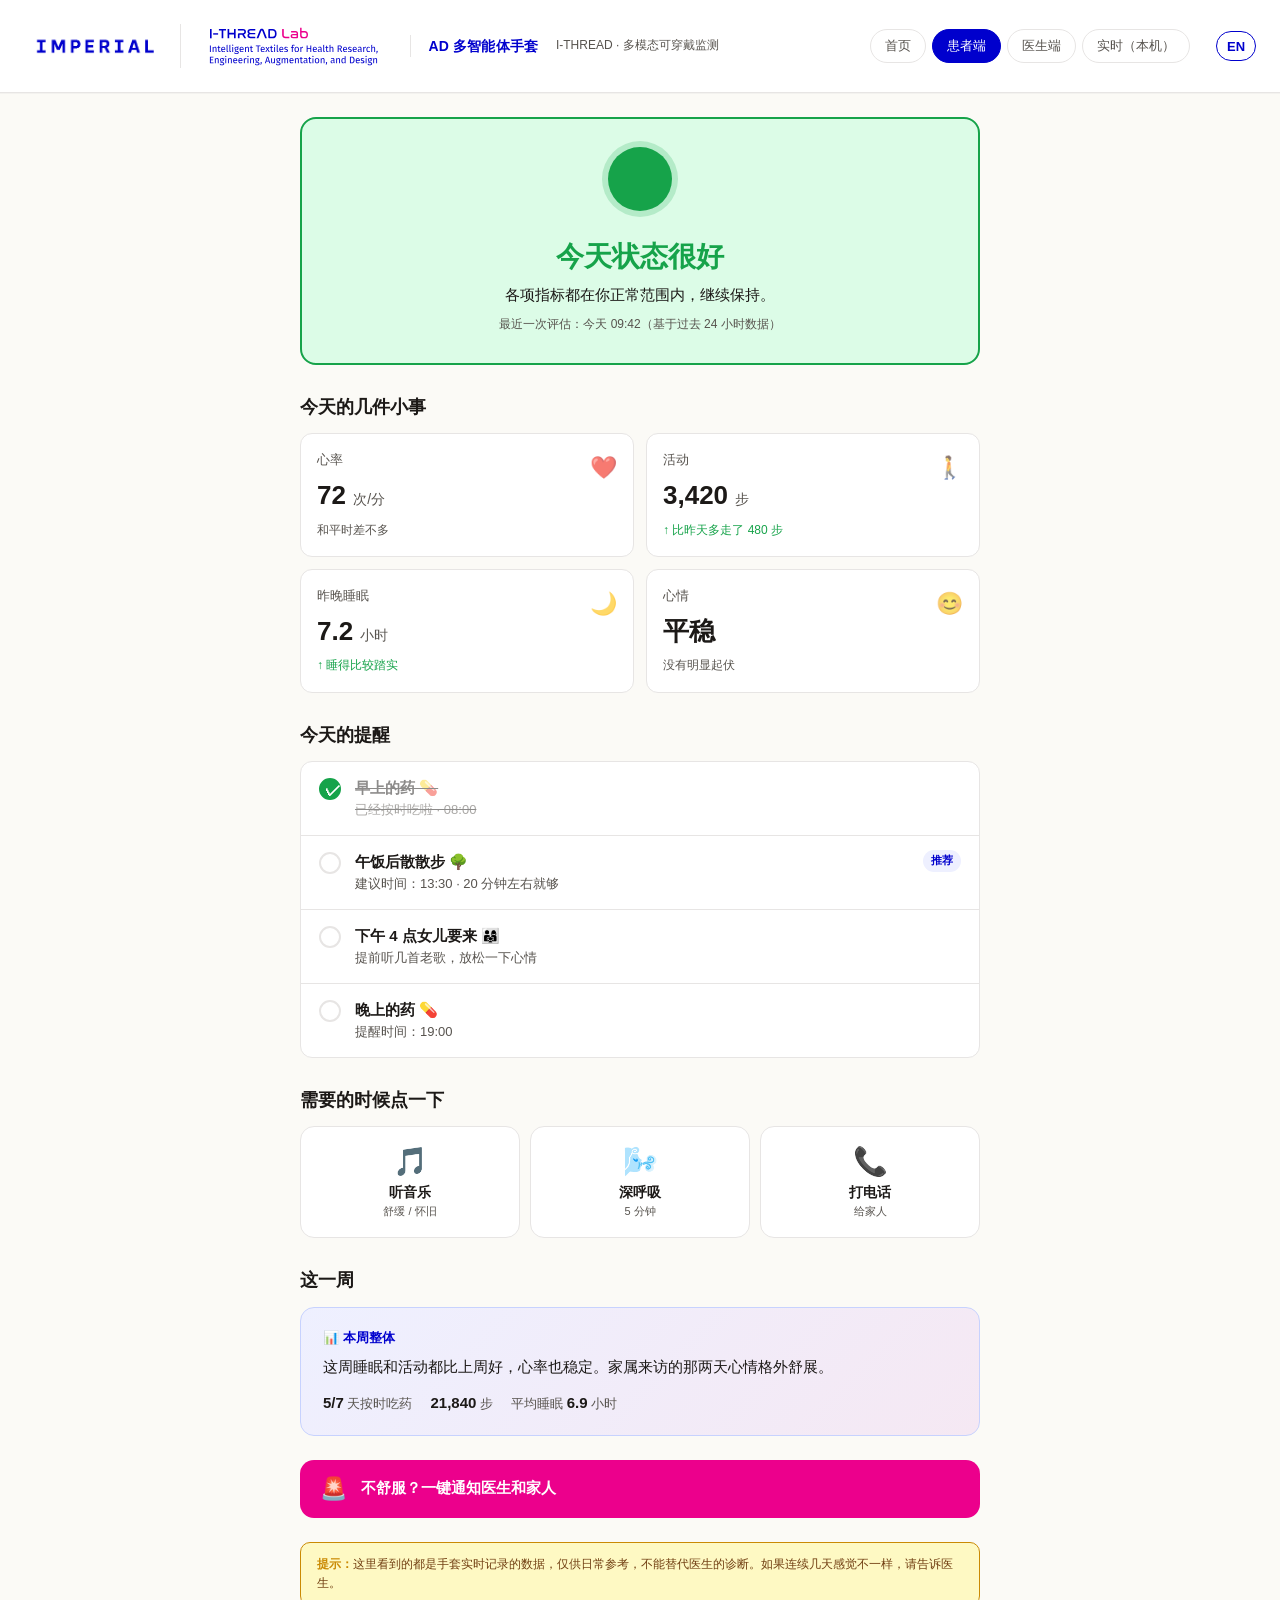
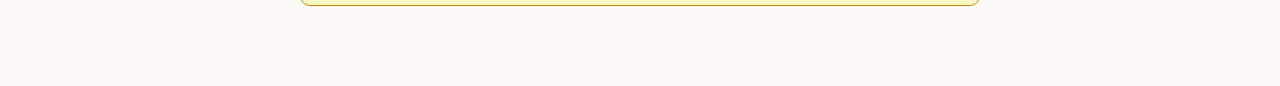
<file: patient.html>
<!DOCTYPE html>
<html lang="zh-CN">
<head>
<meta charset="UTF-8">
<meta name="viewport" content="width=device-width, initial-scale=1.0">
<title data-i18n="patient.title">患者端 · AD 多智能体手套</title>
<link rel="icon" href="assets/i-thread-logo.svg" type="image/svg+xml">
<link rel="stylesheet" href="assets/brand.css">
<style>
:root {
  --bg: #fbfaf6;
  --card: #ffffff;
  --text: #1c1917;
  --muted: #57534e;
  --green: #16a34a;
  --green-bg: #dcfce7;
  --yellow: #ca8a04;
  --yellow-bg: #fef9c3;
  --red: #dc2626;
  --red-bg: #fee2e2;
  --border: #e7e5e4;
}
* { box-sizing: border-box; }
body {
  margin: 0;
  font-family: -apple-system, BlinkMacSystemFont, "PingFang SC", "Segoe UI", Helvetica, Arial, sans-serif;
  background: var(--bg);
  color: var(--text);
  line-height: 1.6;
  font-size: 16px;
}
.wrap { max-width: 720px; margin: 0 auto; padding: 24px 20px 80px; }

.hero-status {
  background: var(--green-bg);
  border-radius: 16px;
  padding: 28px 24px;
  text-align: center;
  margin-bottom: 20px;
  border: 2px solid var(--green);
}
.hero-status .light {
  display: inline-block;
  width: 64px; height: 64px; border-radius: 50%;
  background: var(--green);
  margin-bottom: 12px;
  box-shadow: 0 0 0 6px rgba(22,163,74,0.2);
}
.hero-status h1 { margin: 4px 0; font-size: 28px; color: var(--green); }
.hero-status p { margin: 0; color: var(--text); font-size: 15px; }
.hero-status .ts { color: var(--muted); font-size: 12px; margin-top: 8px; }

.section-title {
  margin: 28px 0 12px;
  font-size: 18px;
  font-weight: 600;
  color: var(--text);
}

.metrics {
  display: grid;
  grid-template-columns: 1fr 1fr;
  gap: 12px;
}
.metric {
  background: var(--card);
  border: 1px solid var(--border);
  border-radius: 12px;
  padding: 16px;
}
.metric .lbl { color: var(--muted); font-size: 13px; }
.metric .val { font-size: 26px; font-weight: 700; margin: 4px 0; }
.metric .val small { font-size: 14px; font-weight: 400; color: var(--muted); }
.metric .delta { font-size: 12px; }
.metric .delta.up { color: var(--green); }
.metric .delta.down { color: var(--red); }
.metric .delta.flat { color: var(--muted); }
.metric .icon { float: right; font-size: 22px; opacity: 0.7; }

.todo-list {
  background: var(--card);
  border: 1px solid var(--border);
  border-radius: 12px;
  overflow: hidden;
}
.todo-item {
  padding: 14px 18px;
  border-bottom: 1px solid var(--border);
  display: flex;
  gap: 14px;
  align-items: flex-start;
}
.todo-item:last-child { border-bottom: 0; }
.todo-item .check {
  width: 22px; height: 22px;
  border: 2px solid var(--border);
  border-radius: 50%;
  flex-shrink: 0;
  margin-top: 2px;
  cursor: pointer;
  transition: all 0.15s;
}
.todo-item.done .check {
  background: var(--green);
  border-color: var(--green);
  position: relative;
}
.todo-item.done .check::after {
  content: "✓"; color: white; position: absolute;
  left: 4px; top: -3px; font-size: 16px; font-weight: 700;
}
.todo-item.done .body { opacity: 0.5; text-decoration: line-through; }
.todo-item .body { flex: 1; }
.todo-item .body .t { font-weight: 600; font-size: 15px; }
.todo-item .body .when { color: var(--muted); font-size: 13px; }
.todo-item .badge {
  font-size: 11px; padding: 2px 8px; border-radius: 999px;
  background: var(--brand-blue-bg); color: var(--brand-blue);
  font-weight: 600;
}

.actions {
  display: grid;
  grid-template-columns: 1fr 1fr 1fr;
  gap: 10px;
}
.act-btn {
  background: var(--card);
  border: 1px solid var(--border);
  border-radius: 14px;
  padding: 18px 12px;
  text-align: center;
  cursor: pointer;
  transition: all 0.15s;
  font-family: inherit;
  color: inherit;
}
.act-btn:hover { transform: translateY(-2px); box-shadow: 0 4px 12px rgba(0,0,0,0.08); border-color: var(--brand-blue); }
.act-btn .ai { font-size: 28px; }
.act-btn .at { font-weight: 600; font-size: 14px; margin-top: 6px; }
.act-btn .as { font-size: 11px; color: var(--muted); margin-top: 2px; }

.summary-card {
  background: linear-gradient(135deg, var(--brand-blue-bg) 0%, #f5e8f3 100%);
  border: 1px solid #c7d2fe;
  border-radius: 14px;
  padding: 20px 22px;
}
.summary-card .lbl { font-size: 13px; color: var(--brand-blue); font-weight: 600; }
.summary-card .text { font-size: 15px; margin-top: 6px; }
.summary-card .stat-row {
  display: flex; gap: 18px; margin-top: 12px; flex-wrap: wrap;
  font-size: 13px; color: var(--muted);
}
.summary-card .stat-row strong { color: var(--text); font-size: 15px; }

.emergency {
  background: var(--brand-magenta);
  color: white;
  padding: 16px 20px;
  border-radius: 14px;
  display: flex;
  align-items: center;
  gap: 14px;
  cursor: pointer;
  margin-top: 24px;
  border: 0;
  width: 100%;
  font-size: 15px;
  font-weight: 600;
  font-family: inherit;
}
.emergency:hover { background: var(--brand-magenta-deep); }
.emergency .ico { font-size: 22px; }

.disclaimer {
  background: var(--yellow-bg);
  border: 1px solid var(--yellow);
  color: #713f12;
  padding: 12px 16px;
  border-radius: 10px;
  font-size: 12px;
  margin-top: 24px;
}
.disclaimer strong { color: var(--yellow); }

#toast {
  position: fixed; bottom: 30px; left: 50%; transform: translateX(-50%);
  background: var(--text); color: white; padding: 12px 22px; border-radius: 999px;
  font-size: 14px; opacity: 0; transition: opacity 0.3s; pointer-events: none;
}
#toast.show { opacity: 0.95; }
</style>
</head>
<body>

<nav class="brandbar">
  <span class="brandbar-logos">
    <a class="brandbar-logo" href="https://www.imperial.ac.uk/" target="_blank" rel="noopener" aria-label="Imperial College London">
      <img src="assets/imperial-logo.png" alt="Imperial" />
    </a>
    <span class="logo-sep"></span>
    <a class="brandbar-logo" href="index.html" aria-label="I-THREAD">
      <img src="assets/i-thread-logo.svg" alt="I-THREAD" />
    </a>
  </span>
  <span class="brandbar-divider"></span>
  <span class="brandbar-product" data-i18n="brand.glove"></span>
  <span class="brandbar-tag"     data-i18n="brand.tagline"></span>
  <div class="brandbar-pills">
    <a href="index.html"   data-i18n="nav.home"></a>
    <a href="patient.html" class="active" data-i18n="nav.patient"></a>
    <a href="doctor.html"  data-i18n="nav.doctor"></a>
    <a href="index.html"   data-i18n="nav.realtime" data-i18n-title="nav.realtime.tip"></a>
  </div>
  <button type="button" class="lang-toggle" data-lang-toggle aria-label="Switch language">中</button>
</nav>

<div class="wrap">

  <div class="hero-status">
    <div class="light"></div>
    <h1 data-i18n="patient.hero.h">今天状态很好</h1>
    <p  data-i18n="patient.hero.p">各项指标都在你正常范围内，继续保持。</p>
    <div class="ts" data-i18n="patient.hero.ts">最近一次评估：今天 09:42（基于过去 24 小时数据）</div>
  </div>

  <div class="section-title" data-i18n="patient.section.today">今天的几件小事</div>
  <div class="metrics">

    <div class="metric">
      <span class="icon">❤️</span>
      <div class="lbl" data-i18n="patient.metric.hr.l">心率</div>
      <div class="val">72 <small data-i18n="patient.metric.hr.u">次/分</small></div>
      <div class="delta flat" data-i18n="patient.metric.hr.d">和平时差不多</div>
    </div>

    <div class="metric">
      <span class="icon">🚶</span>
      <div class="lbl" data-i18n="patient.metric.act.l">活动</div>
      <div class="val">3,420 <small data-i18n="patient.metric.act.u">步</small></div>
      <div class="delta up" data-i18n="patient.metric.act.d">↑ 比昨天多走了 480 步</div>
    </div>

    <div class="metric">
      <span class="icon">🌙</span>
      <div class="lbl" data-i18n="patient.metric.sl.l">昨晚睡眠</div>
      <div class="val">7.2 <small data-i18n="patient.metric.sl.u">小时</small></div>
      <div class="delta up" data-i18n="patient.metric.sl.d">↑ 睡得比较踏实</div>
    </div>

    <div class="metric">
      <span class="icon">😊</span>
      <div class="lbl" data-i18n="patient.metric.mood.l">心情</div>
      <div class="val" data-i18n="patient.metric.mood.v">平稳</div>
      <div class="delta flat" data-i18n="patient.metric.mood.d">没有明显起伏</div>
    </div>

  </div>

  <div class="section-title" data-i18n="patient.section.todo">今天的提醒</div>
  <div class="todo-list" id="todoList">

    <div class="todo-item done" onclick="toggleTodo(this)">
      <div class="check"></div>
      <div class="body">
        <div class="t" data-i18n="patient.todo.1.t">早上的药 💊</div>
        <div class="when" data-i18n="patient.todo.1.w">已经按时吃啦 · 08:00</div>
      </div>
    </div>

    <div class="todo-item" onclick="toggleTodo(this)">
      <div class="check"></div>
      <div class="body">
        <div class="t" data-i18n="patient.todo.2.t">午饭后散散步 🌳</div>
        <div class="when" data-i18n="patient.todo.2.w">建议时间：13:30 · 20 分钟左右就够</div>
      </div>
      <span class="badge" data-i18n="patient.todo.2.b">推荐</span>
    </div>

    <div class="todo-item" onclick="toggleTodo(this)">
      <div class="check"></div>
      <div class="body">
        <div class="t" data-i18n="patient.todo.3.t">下午 4 点女儿要来 👨‍👩‍👧</div>
        <div class="when" data-i18n="patient.todo.3.w">提前听几首老歌，放松一下心情</div>
      </div>
    </div>

    <div class="todo-item" onclick="toggleTodo(this)">
      <div class="check"></div>
      <div class="body">
        <div class="t" data-i18n="patient.todo.4.t">晚上的药 💊</div>
        <div class="when" data-i18n="patient.todo.4.w">提醒时间：19:00</div>
      </div>
    </div>

  </div>

  <div class="section-title" data-i18n="patient.section.act">需要的时候点一下</div>
  <div class="actions">

    <button class="act-btn" onclick="showToast(I18N.t('patient.act.music.toast'))">
      <div class="ai">🎵</div>
      <div class="at" data-i18n="patient.act.music.t">听音乐</div>
      <div class="as" data-i18n="patient.act.music.s">舒缓 / 怀旧</div>
    </button>

    <button class="act-btn" onclick="showToast(I18N.t('patient.act.breath.toast'))">
      <div class="ai">🌬️</div>
      <div class="at" data-i18n="patient.act.breath.t">深呼吸</div>
      <div class="as" data-i18n="patient.act.breath.s">5 分钟</div>
    </button>

    <button class="act-btn" onclick="showToast(I18N.t('patient.act.call.toast'))">
      <div class="ai">📞</div>
      <div class="at" data-i18n="patient.act.call.t">打电话</div>
      <div class="as" data-i18n="patient.act.call.s">给家人</div>
    </button>

  </div>

  <div class="section-title" data-i18n="patient.section.week">这一周</div>
  <div class="summary-card">
    <div class="lbl" data-i18n="patient.week.lbl">📊 本周整体</div>
    <div class="text" data-i18n="patient.week.txt">这周睡眠和活动都比上周好，心率也稳定。家属来访的那两天心情格外舒展。</div>
    <div class="stat-row">
      <span><strong>5/7</strong><span data-i18n="patient.week.s1.suf"> 天按时吃药</span></span>
      <span><strong>21,840</strong><span data-i18n="patient.week.s2.suf"> 步</span></span>
      <span><span data-i18n="patient.week.s3.pre">平均睡眠 </span><strong>6.9</strong><span data-i18n="patient.week.s3.suf"> 小时</span></span>
    </div>
  </div>

  <button class="emergency" onclick="showToast(I18N.t('patient.emergency.toast'))">
    <span class="ico">🚨</span>
    <span data-i18n="patient.emergency">不舒服？一键通知医生和家人</span>
  </button>

  <div class="disclaimer">
    <strong data-i18n="patient.disclaimer">提示：</strong><span data-i18n="patient.disclaimer.txt">这里看到的都是手套实时记录的数据，仅供日常参考，不能替代医生的诊断。如果连续几天感觉不一样，请告诉医生。</span>
  </div>

</div>

<div id="toast"></div>

<script src="assets/i18n.js"></script>
<script>
function toggleTodo(el) { el.classList.toggle('done'); }
let toastTimer;
function showToast(msg) {
  const t = document.getElementById('toast');
  t.textContent = msg;
  t.classList.add('show');
  clearTimeout(toastTimer);
  toastTimer = setTimeout(() => t.classList.remove('show'), 2400);
}
</script>

</body>
</html>
</file>
<file: assets/brand.css>
/* ============================================================
   I-THREAD brand palette + brand bar
   logo blue   #0000cd  (primary)
   logo magenta #ec008c (accent / alert)
   ============================================================ */
:root {
  --brand-blue:        #0000cd;
  --brand-blue-deep:   #00009a;
  --brand-blue-soft:   #1e3a8a;
  --brand-blue-bg:     #eef0ff;
  --brand-magenta:     #ec008c;
  --brand-magenta-bg:  #fdebf6;
  --brand-magenta-deep:#c1006e;
}

/* ===== brand bar (top nav) ===== */
.brandbar {
  background: #ffffff;
  border-bottom: 1px solid var(--border, #e2e8f0);
  padding: 14px 24px;
  display: flex;
  align-items: center;
  gap: 18px;
  position: sticky;
  top: 0;
  z-index: 50;
  box-shadow: 0 1px 0 rgba(15,23,42,0.03);
}
.brandbar-logo {
  display: inline-flex;
  align-items: center;
  text-decoration: none;
  flex-shrink: 0;
}
.brandbar-logo img {
  height: 64px;
  width: auto;
  display: block;
}
/* small gap between stacked logos */
.brandbar-logos {
  display: inline-flex;
  align-items: center;
  gap: 14px;
  flex-shrink: 0;
}
.brandbar-logos .logo-sep {
  width: 1px;
  height: 44px;
  background: var(--border, #e2e8f0);
}
.brandbar-divider {
  width: 1px;
  height: 22px;
  background: var(--border, #e2e8f0);
}
.brandbar-product {
  font-weight: 700;
  font-size: 14px;
  color: var(--brand-blue);
  letter-spacing: 0.01em;
}
.brandbar-tag {
  font-size: 12px;
  color: var(--muted, #64748b);
  display: none;
}
@media (min-width: 1024px) {
  .brandbar-tag { display: inline; }
}
.brandbar-pills {
  margin-left: auto;
  display: flex;
  gap: 6px;
}
.brandbar-pills a {
  padding: 6px 14px;
  border-radius: 999px;
  text-decoration: none;
  font-size: 13px;
  color: var(--muted, #64748b);
  border: 1px solid var(--border, #e2e8f0);
  transition: all 0.15s;
}
.brandbar-pills a:hover {
  color: var(--brand-blue);
  border-color: var(--brand-blue);
}
.brandbar-pills a.active {
  background: var(--brand-blue);
  color: #fff;
  border-color: var(--brand-blue);
}

/* lang toggle */
.lang-toggle {
  margin-left: 8px;
  width: 40px;
  height: 30px;
  border-radius: 999px;
  border: 1px solid var(--brand-blue);
  background: #fff;
  color: var(--brand-blue);
  font-size: 13px;
  font-weight: 700;
  font-family: inherit;
  cursor: pointer;
  transition: all 0.15s;
}
.lang-toggle:hover {
  background: var(--brand-blue);
  color: #fff;
}

@media (max-width: 720px) {
  .brandbar { padding: 10px 14px; gap: 12px; }
  .brandbar-product { font-size: 13px; }
  .brandbar-pills a { padding: 5px 10px; font-size: 12px; }
  .brandbar-logo img { height: 40px; }
  .brandbar-logos { gap: 10px; }
  .brandbar-logos .logo-sep { height: 30px; }
}
</file>
